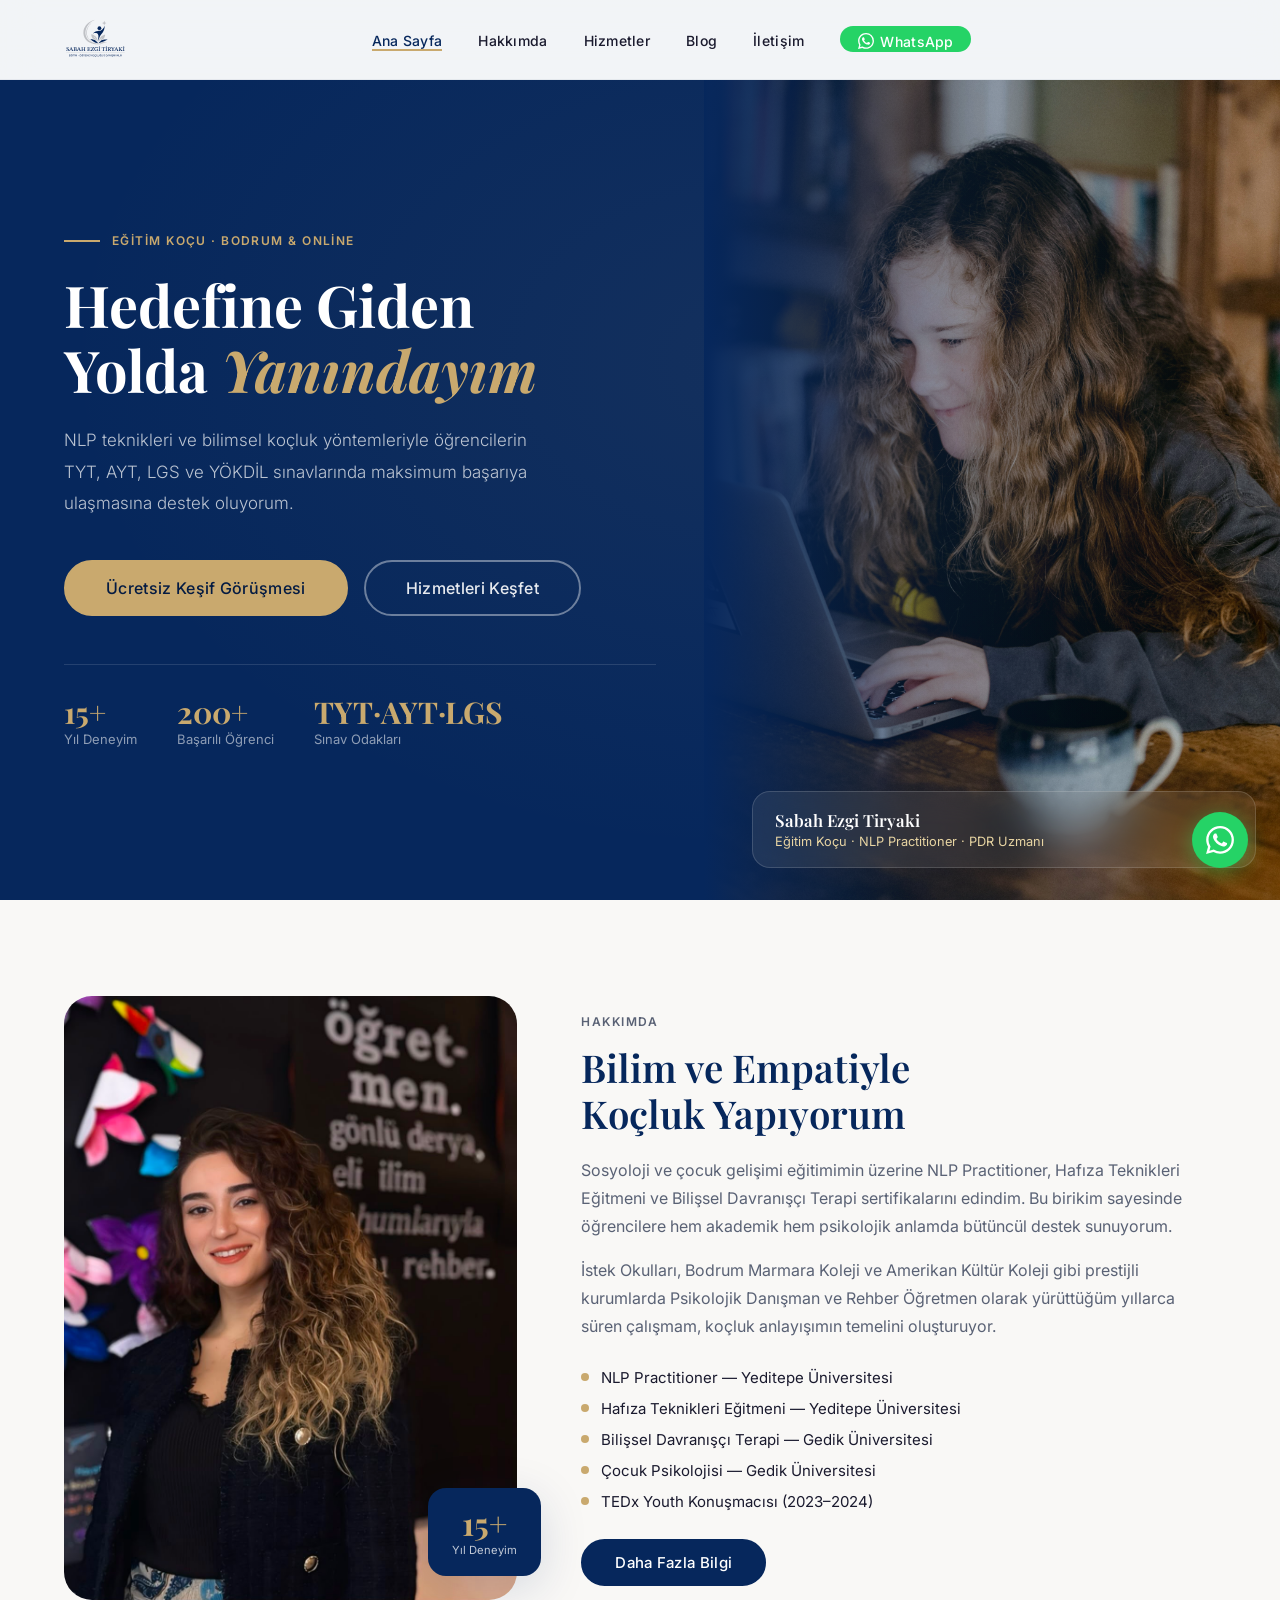
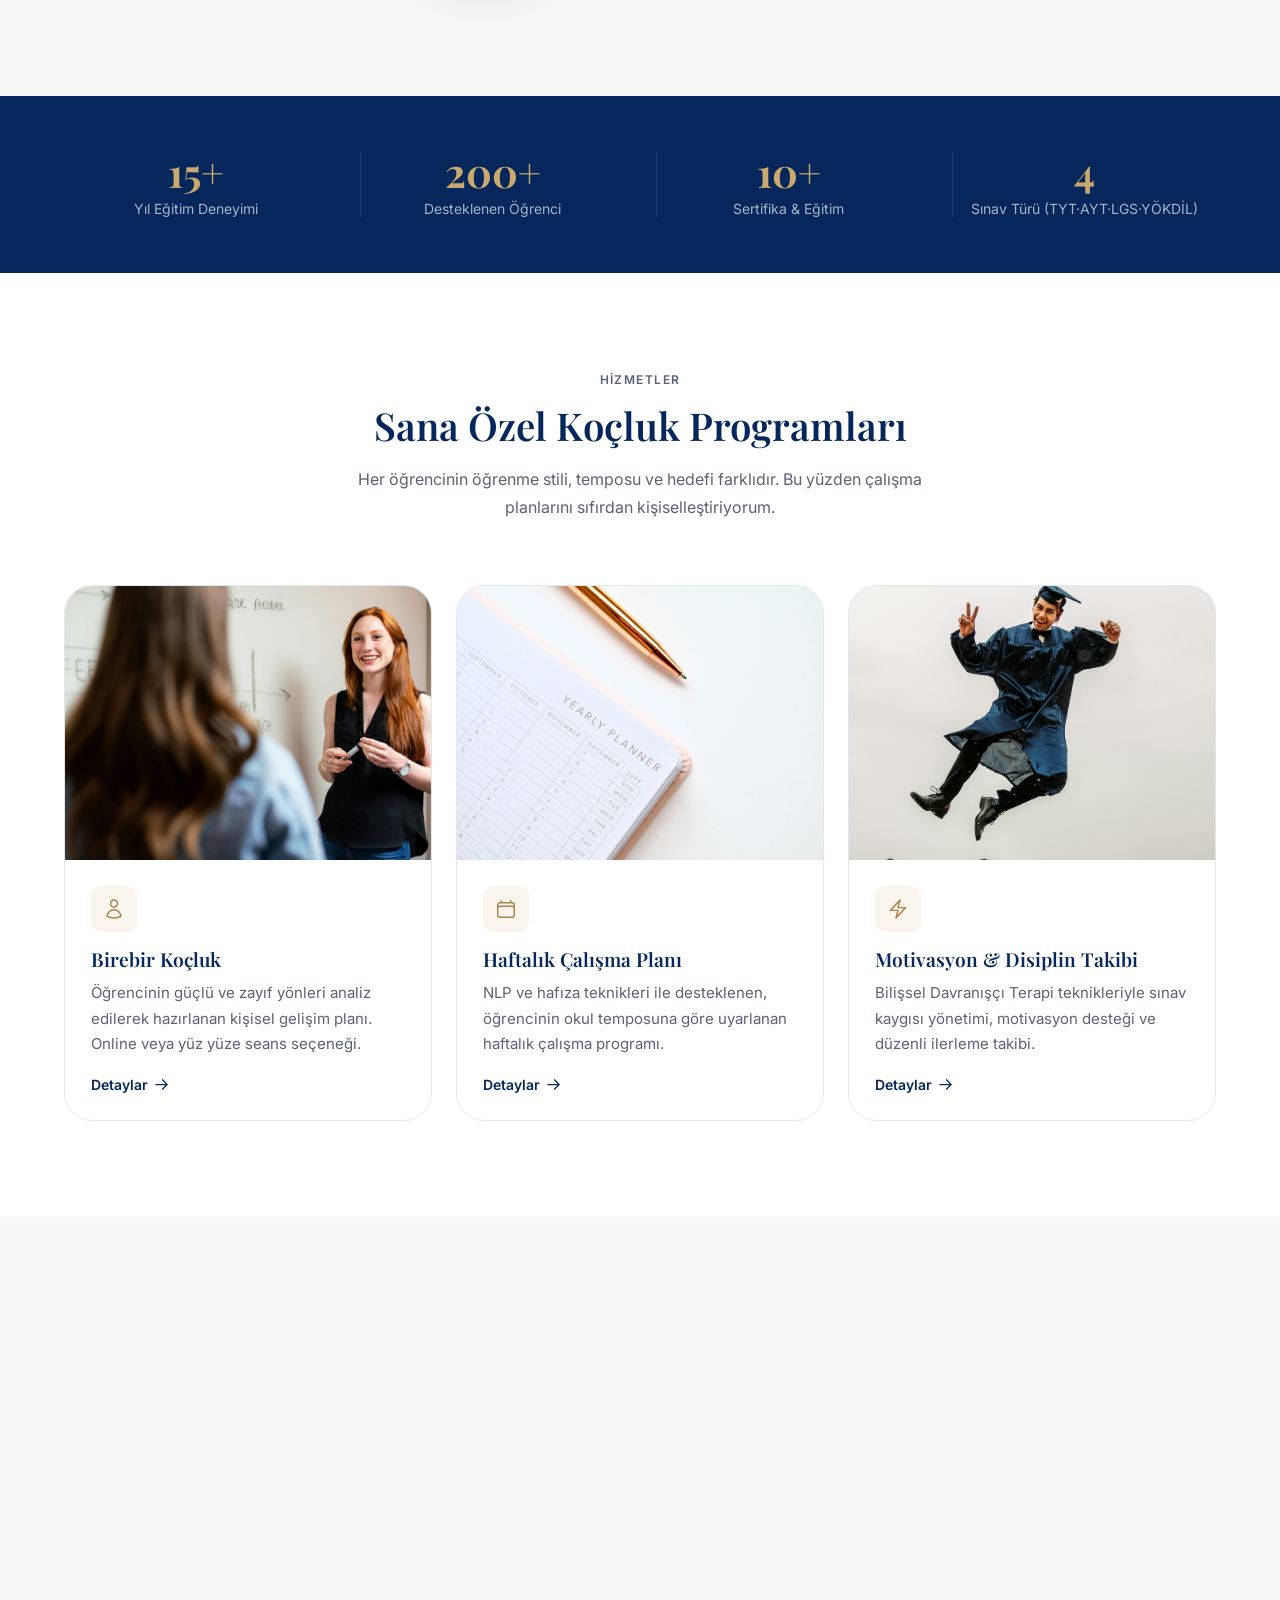
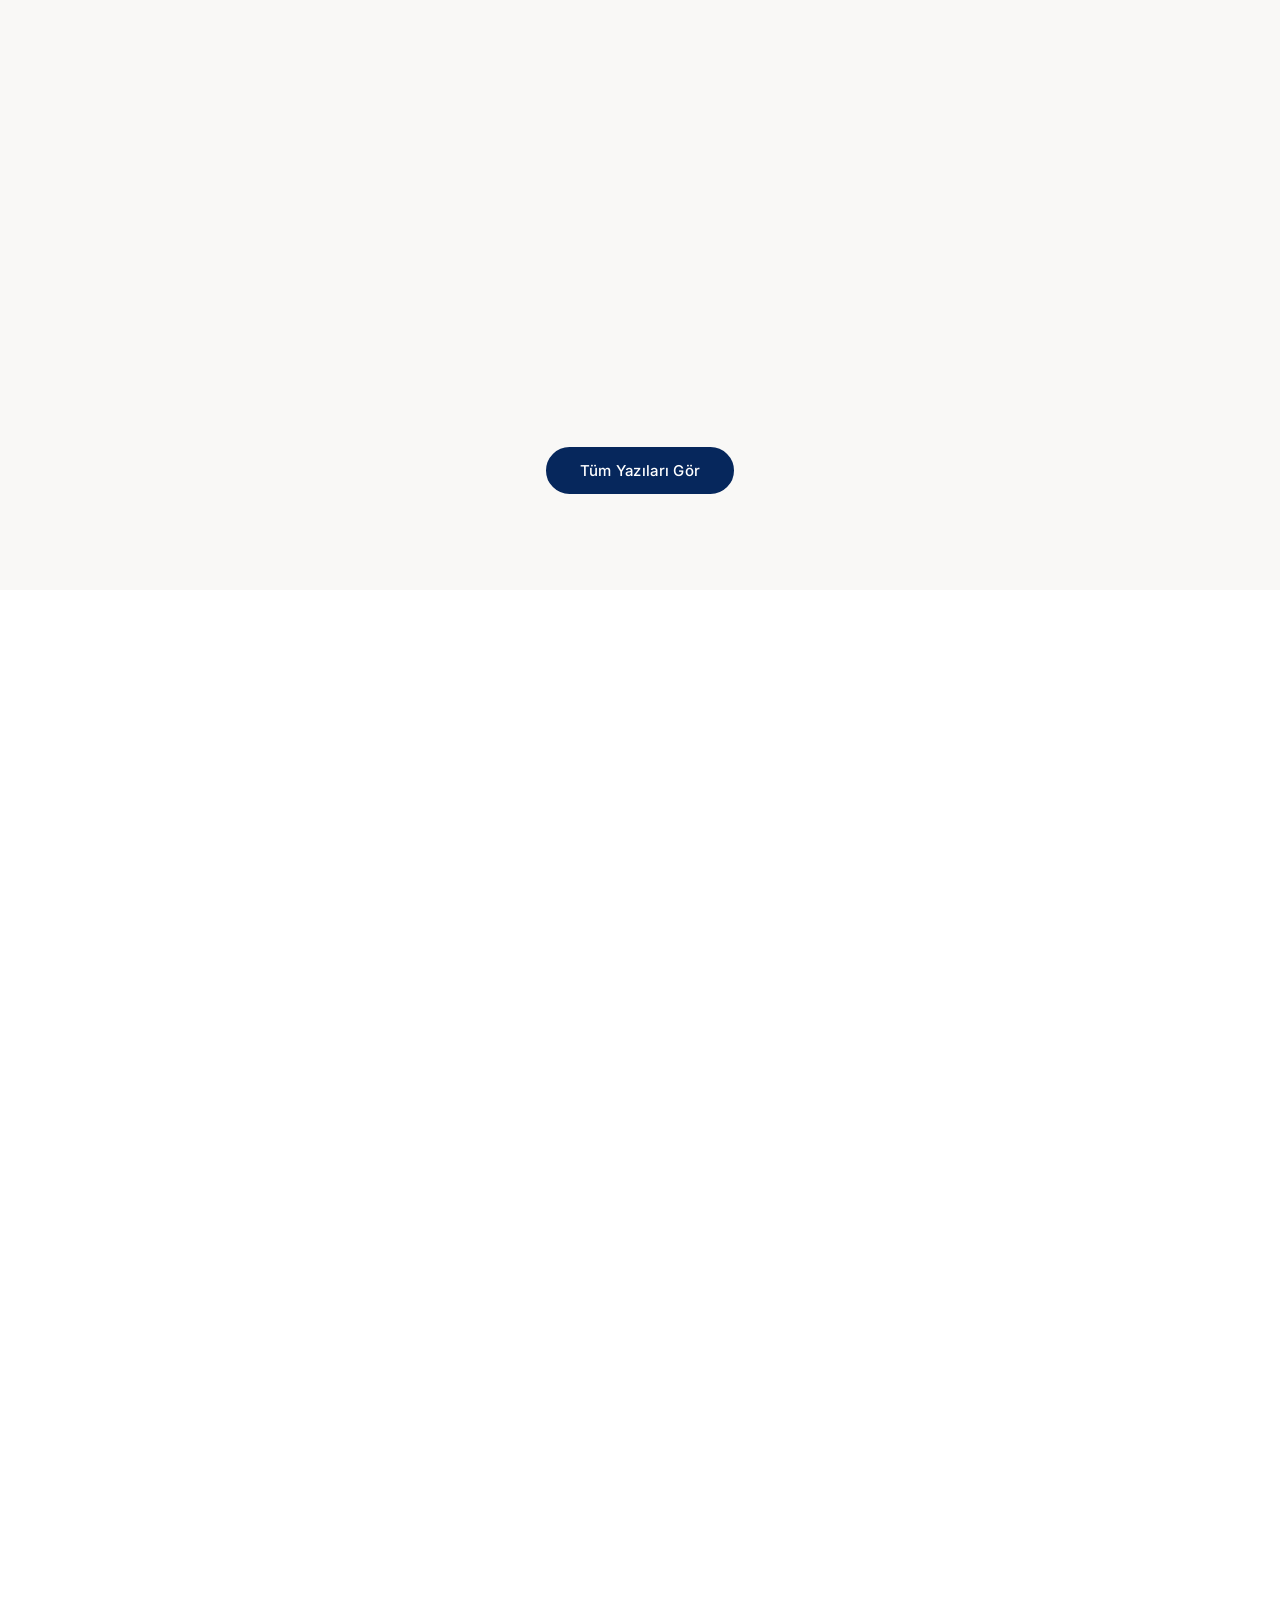
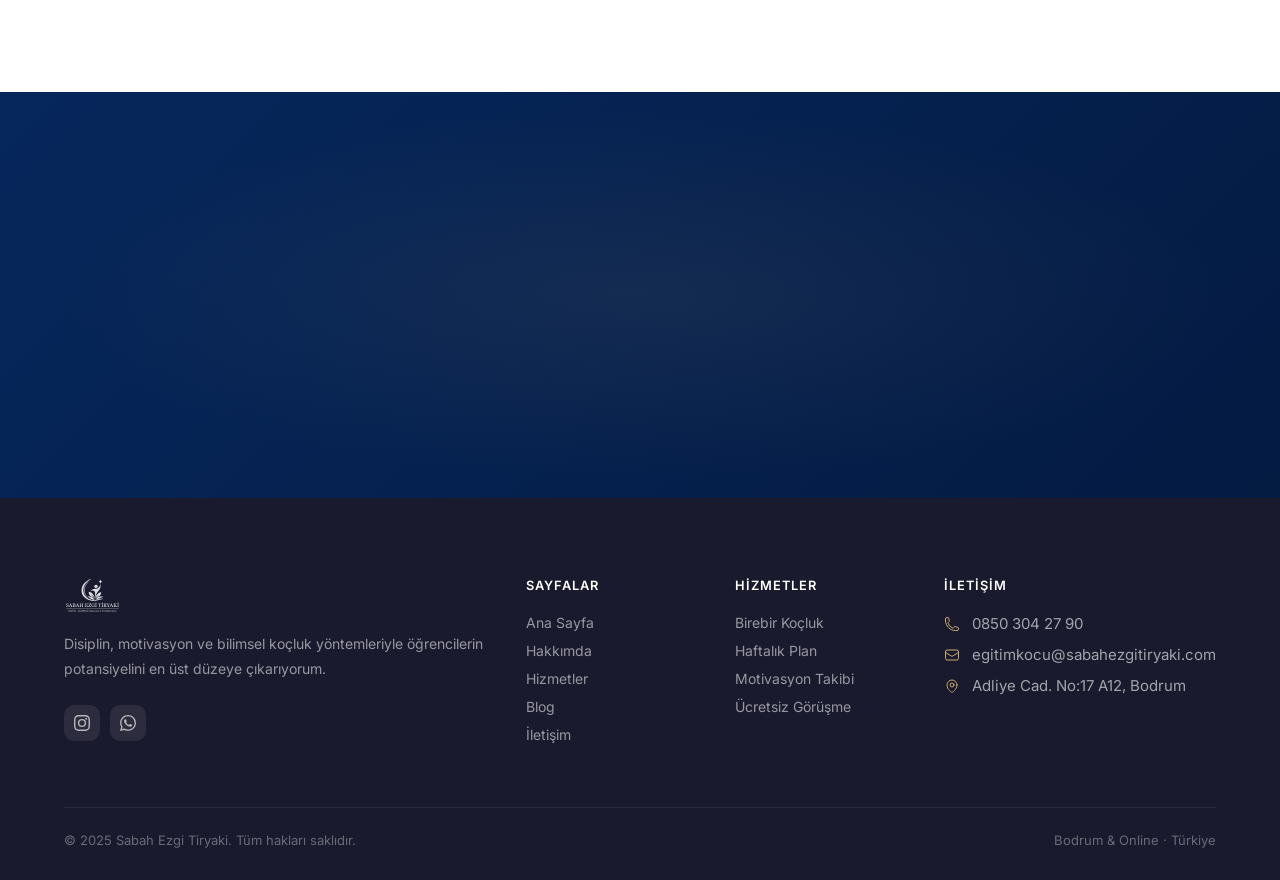
<file: index.html>
<!DOCTYPE html>
<html lang="tr">
<head>
  <meta charset="UTF-8">
  <meta name="viewport" content="width=device-width, initial-scale=1.0">
  <title>Sabah Ezgi Tiryaki — Eğitim Koçu | Bodrum & Online</title>
  <meta name="description" content="NLP destekli birebir eğitim koçluğu. TYT, AYT, LGS ve YÖKDİL sınavlarında başarıya giden yolda Bodrum ve online destek.">
  <meta name="robots" content="index,follow">
  <meta property="og:title" content="Sabah Ezgi Tiryaki — Eğitim Koçu">
  <meta property="og:description" content="NLP destekli birebir eğitim koçluğu. Bodrum & online.">
  <meta property="og:type" content="website">
  <link rel="stylesheet" href="css/style.css">
  <link rel="icon" type="image/svg+xml" href="images/logo.svg">
</head>
<body>

<!-- ═══ NAVBAR ════════════════════════════════════════════ -->
<nav class="nav" role="navigation" aria-label="Ana Navigasyon">
  <div class="wrap">
    <a href="index.html" aria-label="Ana Sayfa">
      <img class="nav-logo" src="images/logo.svg" alt="Sabah Ezgi Tiryaki Logo">
    </a>
    <ul class="nav-links" id="nav-links">
      <li><a href="index.html" class="active">Ana Sayfa</a></li>
      <li><a href="hakkimda.html">Hakkımda</a></li>
      <li><a href="hizmetler.html">Hizmetler</a></li>
      <li><a href="blog.html">Blog</a></li>
      <li><a href="iletisim.html">İletişim</a></li>
      <li>
        <a href="https://wa.me/908503042790" class="nav-wa" target="_blank" rel="noopener">
          <svg xmlns="http://www.w3.org/2000/svg" viewBox="0 0 24 24" fill="currentColor"><path d="M17.472 14.382c-.297-.149-1.758-.867-2.03-.967-.273-.099-.471-.148-.67.15-.197.297-.767.966-.94 1.164-.173.199-.347.223-.644.075-.297-.15-1.255-.463-2.39-1.475-.883-.788-1.48-1.761-1.653-2.059-.173-.297-.018-.458.13-.606.134-.133.298-.347.446-.52.149-.174.198-.298.298-.497.099-.198.05-.371-.025-.52-.075-.149-.669-1.612-.916-2.207-.242-.579-.487-.5-.669-.51-.173-.008-.371-.01-.57-.01-.198 0-.52.074-.792.372-.272.297-1.04 1.016-1.04 2.479 0 1.462 1.065 2.875 1.213 3.074.149.198 2.096 3.2 5.077 4.487.709.306 1.262.489 1.694.625.712.227 1.36.195 1.871.118.571-.085 1.758-.719 2.006-1.413.248-.694.248-1.289.173-1.413-.074-.124-.272-.198-.57-.347m-5.421 7.403h-.004a9.87 9.87 0 01-5.031-1.378l-.361-.214-3.741.982.998-3.648-.235-.374a9.86 9.86 0 01-1.51-5.26c.001-5.45 4.436-9.884 9.888-9.884 2.64 0 5.122 1.03 6.988 2.898a9.825 9.825 0 012.893 6.994c-.003 5.45-4.437 9.884-9.885 9.884m8.413-18.297A11.815 11.815 0 0012.05 0C5.495 0 .16 5.335.157 11.892c0 2.096.547 4.142 1.588 5.945L.057 24l6.305-1.654a11.882 11.882 0 005.683 1.448h.005c6.554 0 11.89-5.335 11.893-11.893a11.821 11.821 0 00-3.48-8.413z"/></svg>
          WhatsApp
        </a>
      </li>
    </ul>
    <div class="nav-cta-wrap">
      <a href="https://wa.me/908503042790" class="nav-wa" target="_blank" rel="noopener" style="display:none">
        <svg xmlns="http://www.w3.org/2000/svg" viewBox="0 0 24 24" fill="currentColor" style="width:16px;height:16px"><path d="M17.472 14.382c-.297-.149-1.758-.867-2.03-.967-.273-.099-.471-.148-.67.15-.197.297-.767.966-.94 1.164-.173.199-.347.223-.644.075-.297-.15-1.255-.463-2.39-1.475-.883-.788-1.48-1.761-1.653-2.059-.173-.297-.018-.458.13-.606.134-.133.298-.347.446-.52.149-.174.198-.298.298-.497.099-.198.05-.371-.025-.52-.075-.149-.669-1.612-.916-2.207-.242-.579-.487-.5-.669-.51-.173-.008-.371-.01-.57-.01-.198 0-.52.074-.792.372-.272.297-1.04 1.016-1.04 2.479 0 1.462 1.065 2.875 1.213 3.074.149.198 2.096 3.2 5.077 4.487.709.306 1.262.489 1.694.625.712.227 1.36.195 1.871.118.571-.085 1.758-.719 2.006-1.413.248-.694.248-1.289.173-1.413-.074-.124-.272-.198-.57-.347m-5.421 7.403h-.004a9.87 9.87 0 01-5.031-1.378l-.361-.214-3.741.982.998-3.648-.235-.374a9.86 9.86 0 01-1.51-5.26c.001-5.45 4.436-9.884 9.888-9.884 2.64 0 5.122 1.03 6.988 2.898a9.825 9.825 0 012.893 6.994c-.003 5.45-4.437 9.884-9.885 9.884m8.413-18.297A11.815 11.815 0 0012.05 0C5.495 0 .16 5.335.157 11.892c0 2.096.547 4.142 1.588 5.945L.057 24l6.305-1.654a11.882 11.882 0 005.683 1.448h.005c6.554 0 11.89-5.335 11.893-11.893a11.821 11.821 0 00-3.48-8.413z"/></svg>
        WhatsApp
      </a>
    </div>
    <button class="nav-toggle" aria-label="Menüyü aç/kapat" aria-expanded="false" aria-controls="nav-links">
      <span></span><span></span><span></span>
    </button>
  </div>
</nav>

<!-- ═══ HERO ══════════════════════════════════════════════ -->
<header class="hero" id="hero">
  <div class="hero-left">
    <div class="hero-eyebrow">
      <span class="label">Eğitim Koçu · Bodrum & Online</span>
    </div>
    <h1 class="hero-h1">
      Hedefine Giden<br>
      Yolda <em>Yanındayım</em>
    </h1>
    <p class="hero-sub">
      NLP teknikleri ve bilimsel koçluk yöntemleriyle öğrencilerin TYT, AYT, LGS ve YÖKDİL sınavlarında maksimum başarıya ulaşmasına destek oluyorum.
    </p>
    <div class="hero-actions">
      <a href="iletisim.html" class="btn btn-gold btn-lg">Ücretsiz Keşif Görüşmesi</a>
      <a href="hizmetler.html" class="btn btn-ghost btn-lg">Hizmetleri Keşfet</a>
    </div>
    <div class="hero-stats">
      <div>
        <div class="hero-stat-n">15+</div>
        <div class="hero-stat-l">Yıl Deneyim</div>
      </div>
      <div>
        <div class="hero-stat-n">200+</div>
        <div class="hero-stat-l">Başarılı Öğrenci</div>
      </div>
      <div>
        <div class="hero-stat-n">TYT·AYT·LGS</div>
        <div class="hero-stat-l">Sınav Odakları</div>
      </div>
    </div>
  </div>
  <div class="hero-right">
    <img class="hero-img" src="images/hero.jpg" alt="Çalışan öğrenci">
    <div class="hero-card">
      <div class="hero-card-name">Sabah Ezgi Tiryaki</div>
      <div class="hero-card-title">Eğitim Koçu · NLP Practitioner · PDR Uzmanı</div>
    </div>
  </div>
</header>

<!-- ═══ ABOUT PREVIEW ══════════════════════════════════════ -->
<section class="section section-bg">
  <div class="wrap">
    <div class="about-grid">
      <div class="about-img-wrap fade">
        <img class="about-img" src="images/profil.jpg" alt="Sabah Ezgi Tiryaki">
        <div class="about-badge">
          <div class="about-badge-n">15+</div>
          <div class="about-badge-l">Yıl Deneyim</div>
        </div>
      </div>
      <div class="about-text fade d1">
        <p class="label">Hakkımda</p>
        <h2>Bilim ve Empatiyle<br>Koçluk Yapıyorum</h2>
        <p>
          Sosyoloji ve çocuk gelişimi eğitimimin üzerine NLP Practitioner, Hafıza Teknikleri Eğitmeni ve Bilişsel Davranışçı Terapi sertifikalarını edindim. Bu birikim sayesinde öğrencilere hem akademik hem psikolojik anlamda bütüncül destek sunuyorum.
        </p>
        <p>
          İstek Okulları, Bodrum Marmara Koleji ve Amerikan Kültür Koleji gibi prestijli kurumlarda Psikolojik Danışman ve Rehber Öğretmen olarak yürüttüğüm yıllarca süren çalışmam, koçluk anlayışımın temelini oluşturuyor.
        </p>
        <div class="creds">
          <div class="cred"><span class="cred-dot"></span>NLP Practitioner — Yeditepe Üniversitesi</div>
          <div class="cred"><span class="cred-dot"></span>Hafıza Teknikleri Eğitmeni — Yeditepe Üniversitesi</div>
          <div class="cred"><span class="cred-dot"></span>Bilişsel Davranışçı Terapi — Gedik Üniversitesi</div>
          <div class="cred"><span class="cred-dot"></span>Çocuk Psikolojisi — Gedik Üniversitesi</div>
          <div class="cred"><span class="cred-dot"></span>TEDx Youth Konuşmacısı (2023–2024)</div>
        </div>
        <a href="hakkimda.html" class="btn btn-navy">Daha Fazla Bilgi</a>
      </div>
    </div>
  </div>
</section>

<!-- ═══ CREDENTIALS STRIP ══════════════════════════════════ -->
<div class="strip">
  <div class="wrap">
    <div class="strip-grid">
      <div class="strip-item fade">
        <div class="strip-n">15+</div>
        <div class="strip-l">Yıl Eğitim Deneyimi</div>
      </div>
      <div class="strip-item fade d1">
        <div class="strip-n">200+</div>
        <div class="strip-l">Desteklenen Öğrenci</div>
      </div>
      <div class="strip-item fade d2">
        <div class="strip-n">10+</div>
        <div class="strip-l">Sertifika & Eğitim</div>
      </div>
      <div class="strip-item fade d3">
        <div class="strip-n">4</div>
        <div class="strip-l">Sınav Türü (TYT·AYT·LGS·YÖKDİL)</div>
      </div>
    </div>
  </div>
</div>

<!-- ═══ SERVICES ════════════════════════════════════════════ -->
<section class="section">
  <div class="wrap">
    <div class="sec-head fade">
      <p class="label">Hizmetler</p>
      <h2>Sana Özel Koçluk Programları</h2>
      <p>Her öğrencinin öğrenme stili, temposu ve hedefi farklıdır. Bu yüzden çalışma planlarını sıfırdan kişiselleştiriyorum.</p>
    </div>
    <div class="srv-cards">
      <div class="srv-card fade">
        <img src="images/kocluk.jpg" alt="Birebir koçluk seansı">
        <div class="srv-body">
          <div class="srv-icon">
            <svg xmlns="http://www.w3.org/2000/svg" fill="none" viewBox="0 0 24 24" stroke="currentColor" stroke-width="1.6">
              <path stroke-linecap="round" stroke-linejoin="round" d="M15.75 6a3.75 3.75 0 11-7.5 0 3.75 3.75 0 017.5 0zM4.501 20.118a7.5 7.5 0 0114.998 0A17.933 17.933 0 0112 21.75c-2.676 0-5.216-.584-7.499-1.632z"/>
            </svg>
          </div>
          <h3>Birebir Koçluk</h3>
          <p>Öğrencinin güçlü ve zayıf yönleri analiz edilerek hazırlanan kişisel gelişim planı. Online veya yüz yüze seans seçeneği.</p>
          <a href="hizmetler.html#birebir" class="srv-link">
            Detaylar
            <svg xmlns="http://www.w3.org/2000/svg" fill="none" viewBox="0 0 24 24" stroke="currentColor" stroke-width="2"><path stroke-linecap="round" stroke-linejoin="round" d="M13.5 4.5L21 12m0 0l-7.5 7.5M21 12H3"/></svg>
          </a>
        </div>
      </div>
      <div class="srv-card fade d1">
        <img src="images/planlama.jpg" alt="Haftalık çalışma planı">
        <div class="srv-body">
          <div class="srv-icon">
            <svg xmlns="http://www.w3.org/2000/svg" fill="none" viewBox="0 0 24 24" stroke="currentColor" stroke-width="1.6">
              <path stroke-linecap="round" stroke-linejoin="round" d="M6.75 3v2.25M17.25 3v2.25M3 18.75V7.5a2.25 2.25 0 012.25-2.25h13.5A2.25 2.25 0 0121 7.5v11.25m-18 0A2.25 2.25 0 005.25 21h13.5A2.25 2.25 0 0021 18.75m-18 0v-7.5A2.25 2.25 0 015.25 9h13.5A2.25 2.25 0 0121 11.25v7.5"/>
            </svg>
          </div>
          <h3>Haftalık Çalışma Planı</h3>
          <p>NLP ve hafıza teknikleri ile desteklenen, öğrencinin okul temposuna göre uyarlanan haftalık çalışma programı.</p>
          <a href="hizmetler.html#planlama" class="srv-link">
            Detaylar
            <svg xmlns="http://www.w3.org/2000/svg" fill="none" viewBox="0 0 24 24" stroke="currentColor" stroke-width="2"><path stroke-linecap="round" stroke-linejoin="round" d="M13.5 4.5L21 12m0 0l-7.5 7.5M21 12H3"/></svg>
          </a>
        </div>
      </div>
      <div class="srv-card fade d2">
        <img src="images/motivasyon.jpg" alt="Başarı ve motivasyon">
        <div class="srv-body">
          <div class="srv-icon">
            <svg xmlns="http://www.w3.org/2000/svg" fill="none" viewBox="0 0 24 24" stroke="currentColor" stroke-width="1.6">
              <path stroke-linecap="round" stroke-linejoin="round" d="M3.75 13.5l10.5-11.25L12 10.5h8.25L9.75 21.75 12 13.5H3.75z"/>
            </svg>
          </div>
          <h3>Motivasyon & Disiplin Takibi</h3>
          <p>Bilişsel Davranışçı Terapi teknikleriyle sınav kaygısı yönetimi, motivasyon desteği ve düzenli ilerleme takibi.</p>
          <a href="hizmetler.html#motivasyon" class="srv-link">
            Detaylar
            <svg xmlns="http://www.w3.org/2000/svg" fill="none" viewBox="0 0 24 24" stroke="currentColor" stroke-width="2"><path stroke-linecap="round" stroke-linejoin="round" d="M13.5 4.5L21 12m0 0l-7.5 7.5M21 12H3"/></svg>
          </a>
        </div>
      </div>
    </div>
  </div>
</section>

<!-- ═══ BLOG PREVIEW ════════════════════════════════════════ -->
<section class="section section-bg">
  <div class="wrap">
    <div class="sec-head fade">
      <p class="label">Blog</p>
      <h2>Öğrenmeye Dair Her Şey</h2>
      <p>Çalışma tüyoları, sınav stratejileri ve motivasyon üzerine yazılar. Ücretsiz, faydalı, uygulanabilir.</p>
    </div>
    <div class="blog-cards" id="blog-cards-dynamic">
      <div class="blog-card fade" onclick="location.href='blog.html'" style="cursor:pointer">
        <img src="images/online.jpg" alt="Online öğrenme">
        <div class="blog-body">
          <span class="blog-cat">Çalışma Teknikleri</span>
          <h3>Pomodoro Tekniği ile Verimliliği İkiye Katlayın</h3>
          <p>Zamanı küçük bloklara bölerek odaklanma sürenizi artırmanın kanıtlanmış yöntemi.</p>
          <div class="blog-meta">
            <span>Sabah Ezgi Tiryaki</span>
            <span class="blog-meta-dot"></span>
            <span>5 dk okuma</span>
          </div>
        </div>
      </div>
      <div class="blog-card fade d1" onclick="location.href='blog.html'" style="cursor:pointer">
        <img src="images/planlama.jpg" alt="Planlama">
        <div class="blog-body">
          <span class="blog-cat">Sınav Stratejisi</span>
          <h3>TYT'ye 3 Ay Kala: Haftalık Plan Nasıl Yapılır?</h3>
          <p>Son 3 ayı verimli geçirmenin sırrı doğru planlama ve düzenli takipte saklı.</p>
          <div class="blog-meta">
            <span>Sabah Ezgi Tiryaki</span>
            <span class="blog-meta-dot"></span>
            <span>7 dk okuma</span>
          </div>
        </div>
      </div>
      <div class="blog-card fade d2" onclick="location.href='blog.html'" style="cursor:pointer">
        <img src="images/blog-kapak.jpg" alt="Motivasyon">
        <div class="blog-body">
          <span class="blog-cat">Motivasyon</span>
          <h3>Sınav Kaygısıyla Baş Etmenin 5 Etkili Yolu</h3>
          <p>BDT tekniklerinden yola çıkarak hazırladığım, gerçekten işe yarayan yöntemler.</p>
          <div class="blog-meta">
            <span>Sabah Ezgi Tiryaki</span>
            <span class="blog-meta-dot"></span>
            <span>6 dk okuma</span>
          </div>
        </div>
      </div>
    </div>
    <div style="text-align:center;margin-top:2.5rem">
      <a href="blog.html" class="btn btn-navy">Tüm Yazıları Gör</a>
    </div>
  </div>
</section>

<!-- ═══ REFERANSLAR ═══════════════════════════════════════ -->
<section class="section">
  <div class="wrap">
    <div class="sec-head fade">
      <p class="label">Başarı Hikayeleri</p>
      <h2>Öğrencilerimden Seçmeler</h2>
      <p>Koçluk yaptığım öğrencilerin bir kısmının başarı yolculuğu.</p>
    </div>
    <div class="ref-grid">
      <div class="ref-card fade">
        <div class="ref-uni">Boğaziçi Üniversitesi</div>
        <h4>Ceren Demirtaş</h4>
        <p class="ref-detail">İstanbul Boğaziçi Üniversitesi İşletme Bölümü'ne yerleştirildi.</p>
        <span class="ref-badge">2 Yıl Koçluk · 11. Sınıftan</span>
      </div>
      <div class="ref-card fade d1">
        <div class="ref-uni">Boğaziçi → Almanya</div>
        <h4>Yiğit Sevim</h4>
        <p class="ref-detail">Boğaziçi İşletme'ye yerleşti, ardından Almanya'da aynı bölüme geçiş yaptı.</p>
        <span class="ref-badge">12. Sınıf Koçluğu</span>
      </div>
      <div class="ref-card fade d2">
        <div class="ref-uni">Ege Üniversitesi Tıp</div>
        <h4>Mert Aydın</h4>
        <p class="ref-detail">İzmir Ege Üniversitesi Tıp Fakültesi'ne yerleştirildi.</p>
        <span class="ref-badge">3 Yıl Koçluk · 10. Sınıftan</span>
      </div>
      <div class="ref-card fade">
        <div class="ref-uni">DEÜ → Amerika</div>
        <h4>Onur Erdem</h4>
        <p class="ref-detail">Dokuz Eylül Üniversitesi Bilgisayar Mühendisliği'ne, ardından Amerika'da aynı bölüme geçiş yaptı.</p>
        <span class="ref-badge">12. Sınıf Danışmanlığı</span>
      </div>
      <div class="ref-card fade d1">
        <div class="ref-uni">Ankara Üniversitesi Hukuk</div>
        <h4>Arda Karahan</h4>
        <p class="ref-detail">Ankara Üniversitesi Hukuk Bölümü'ne yerleştirildi.</p>
        <span class="ref-badge">3 Yıl Koçluk · 10. Sınıftan</span>
      </div>
      <div class="ref-card fade d2">
        <div class="ref-uni">Mimar Sinan GSF</div>
        <h4>Ece Karahan</h4>
        <p class="ref-detail">Mimar Sinan Üniversitesi Güzel Sanatlar Fakültesi'ne yerleştirildi.</p>
        <span class="ref-badge">12. Sınıf Koçluğu</span>
      </div>
      <div class="ref-card fade">
        <div class="ref-uni">Yıldız Teknik Üniversitesi</div>
        <h4>Kaan Aksoy</h4>
        <p class="ref-detail">Yıldız Teknik Üniversitesi Makine Mühendisliği'ne yerleştirildi.</p>
        <span class="ref-badge">2 Yıl Koçluk · 11. Sınıftan</span>
      </div>
      <div class="ref-card fade d1">
        <div class="ref-uni">Hatay MKÜ · Endüstri Müh.</div>
        <h4>Esra Nur Taşdemir</h4>
        <p class="ref-detail">Mezun öğrenci olarak YKS koçluğu yapıldı, Endüstri Mühendisliği'ne yerleştirildi.</p>
        <span class="ref-badge">YKS Koçluğu</span>
      </div>
      <div class="ref-card fade d2">
        <div class="ref-uni">Yeditepe · %50 Burslu</div>
        <h4>Başak Altunlu</h4>
        <p class="ref-detail">İstanbul Yeditepe Üniversitesi'ne %50 burslu yerleştirildi.</p>
        <span class="ref-badge">YKS Koçluğu</span>
      </div>
    </div>
    <!-- Diğer öğrenciler -->
    <div class="ref-more fade">
      <span class="ref-tag">Semiha Özcan · GAÜ Endüstri Müh.</span>
      <span class="ref-tag">Yağmur Talyak · Nitelikli Anadolu 1.'liği</span>
      <span class="ref-tag">Duru Aydın · Bahçeşehir Gastronomi Burslu</span>
      <span class="ref-tag">Burak Yalçın · Türk-Alman Üniv. Elektrik</span>
      <span class="ref-tag">Esma Hafif · Maltepe %50 Burslu</span>
      <span class="ref-tag">Cemre Korkut · Bilgi Üniv. %50 Burslu</span>
      <span class="ref-tag">Hacer Sümer · Tınaztepe Ebelik Burslu</span>
      <span class="ref-tag">Damla Korkmaz · ÇOMÜ Uluslararası İlişkiler</span>
      <span class="ref-tag">Arda Aydemir · Uludağ Makine Müh.</span>
      <span class="ref-tag">+ Tercih Danışmanlığı: 10+ öğrenci</span>
    </div>
  </div>
</section>

<!-- ═══ CTA BANNER ══════════════════════════════════════════ -->
<section class="cta-banner">
  <div class="wrap fade">
    <h2>Ücretsiz Keşif Görüşmesi ile Başlayın</h2>
    <p>30 dakikalık görüşmede hedeflerinizi konuşalım, size özel bir yol haritası çizelim. Taahhüt yok, baskı yok.</p>
    <div class="btn-row">
      <a href="iletisim.html" class="btn btn-gold btn-lg">Randevu Alın</a>
      <a href="https://wa.me/908503042790" class="btn btn-ghost btn-lg" target="_blank" rel="noopener">
        <svg xmlns="http://www.w3.org/2000/svg" viewBox="0 0 24 24" fill="currentColor" style="width:18px;height:18px"><path d="M17.472 14.382c-.297-.149-1.758-.867-2.03-.967-.273-.099-.471-.148-.67.15-.197.297-.767.966-.94 1.164-.173.199-.347.223-.644.075-.297-.15-1.255-.463-2.39-1.475-.883-.788-1.48-1.761-1.653-2.059-.173-.297-.018-.458.13-.606.134-.133.298-.347.446-.52.149-.174.198-.298.298-.497.099-.198.05-.371-.025-.52-.075-.149-.669-1.612-.916-2.207-.242-.579-.487-.5-.669-.51-.173-.008-.371-.01-.57-.01-.198 0-.52.074-.792.372-.272.297-1.04 1.016-1.04 2.479 0 1.462 1.065 2.875 1.213 3.074.149.198 2.096 3.2 5.077 4.487.709.306 1.262.489 1.694.625.712.227 1.36.195 1.871.118.571-.085 1.758-.719 2.006-1.413.248-.694.248-1.289.173-1.413-.074-.124-.272-.198-.57-.347m-5.421 7.403h-.004a9.87 9.87 0 01-5.031-1.378l-.361-.214-3.741.982.998-3.648-.235-.374a9.86 9.86 0 01-1.51-5.26c.001-5.45 4.436-9.884 9.888-9.884 2.64 0 5.122 1.03 6.988 2.898a9.825 9.825 0 012.893 6.994c-.003 5.45-4.437 9.884-9.885 9.884m8.413-18.297A11.815 11.815 0 0012.05 0C5.495 0 .16 5.335.157 11.892c0 2.096.547 4.142 1.588 5.945L.057 24l6.305-1.654a11.882 11.882 0 005.683 1.448h.005c6.554 0 11.89-5.335 11.893-11.893a11.821 11.821 0 00-3.48-8.413z"/></svg>
        WhatsApp'tan Yazın
      </a>
    </div>
  </div>
</section>

<!-- ═══ FOOTER ══════════════════════════════════════════════ -->
<footer class="footer">
  <div class="wrap">
    <div class="footer-grid">
      <div class="footer-brand">
        <img class="footer-logo" src="images/logo.svg" alt="Sabah Ezgi Tiryaki">
        <p>Disiplin, motivasyon ve bilimsel koçluk yöntemleriyle öğrencilerin potansiyelini en üst düzeye çıkarıyorum.</p>
        <div class="socials">
          <a href="https://www.instagram.com/egitimkocusabahezgitiryaki" class="social-a" aria-label="Instagram" target="_blank" rel="noopener">
            <svg xmlns="http://www.w3.org/2000/svg" viewBox="0 0 24 24" fill="currentColor"><path d="M12 2.163c3.204 0 3.584.012 4.85.07 3.252.148 4.771 1.691 4.919 4.919.058 1.265.069 1.645.069 4.849 0 3.205-.012 3.584-.069 4.849-.149 3.225-1.664 4.771-4.919 4.919-1.266.058-1.644.07-4.85.07-3.204 0-3.584-.012-4.849-.07-3.26-.149-4.771-1.699-4.919-4.92-.058-1.265-.07-1.644-.07-4.849 0-3.204.013-3.583.07-4.849.149-3.227 1.664-4.771 4.919-4.919 1.266-.057 1.645-.069 4.849-.069zM12 0C8.741 0 8.333.014 7.053.072 2.695.272.273 2.69.073 7.052.014 8.333 0 8.741 0 12c0 3.259.014 3.668.072 4.948.2 4.358 2.618 6.78 6.98 6.98C8.333 23.986 8.741 24 12 24c3.259 0 3.668-.014 4.948-.072 4.354-.2 6.782-2.618 6.979-6.98.059-1.28.073-1.689.073-4.948 0-3.259-.014-3.667-.072-4.947-.196-4.354-2.617-6.78-6.979-6.98C15.668.014 15.259 0 12 0zm0 5.838a6.162 6.162 0 100 12.324 6.162 6.162 0 000-12.324zM12 16a4 4 0 110-8 4 4 0 010 8zm6.406-11.845a1.44 1.44 0 100 2.881 1.44 1.44 0 000-2.881z"/></svg>
          </a>
          <a href="https://wa.me/908503042790" class="social-a" aria-label="WhatsApp" target="_blank" rel="noopener">
            <svg xmlns="http://www.w3.org/2000/svg" viewBox="0 0 24 24" fill="currentColor"><path d="M17.472 14.382c-.297-.149-1.758-.867-2.03-.967-.273-.099-.471-.148-.67.15-.197.297-.767.966-.94 1.164-.173.199-.347.223-.644.075-.297-.15-1.255-.463-2.39-1.475-.883-.788-1.48-1.761-1.653-2.059-.173-.297-.018-.458.13-.606.134-.133.298-.347.446-.52.149-.174.198-.298.298-.497.099-.198.05-.371-.025-.52-.075-.149-.669-1.612-.916-2.207-.242-.579-.487-.5-.669-.51-.173-.008-.371-.01-.57-.01-.198 0-.52.074-.792.372-.272.297-1.04 1.016-1.04 2.479 0 1.462 1.065 2.875 1.213 3.074.149.198 2.096 3.2 5.077 4.487.709.306 1.262.489 1.694.625.712.227 1.36.195 1.871.118.571-.085 1.758-.719 2.006-1.413.248-.694.248-1.289.173-1.413-.074-.124-.272-.198-.57-.347m-5.421 7.403h-.004a9.87 9.87 0 01-5.031-1.378l-.361-.214-3.741.982.998-3.648-.235-.374a9.86 9.86 0 01-1.51-5.26c.001-5.45 4.436-9.884 9.888-9.884 2.64 0 5.122 1.03 6.988 2.898a9.825 9.825 0 012.893 6.994c-.003 5.45-4.437 9.884-9.885 9.884m8.413-18.297A11.815 11.815 0 0012.05 0C5.495 0 .16 5.335.157 11.892c0 2.096.547 4.142 1.588 5.945L.057 24l6.305-1.654a11.882 11.882 0 005.683 1.448h.005c6.554 0 11.89-5.335 11.893-11.893a11.821 11.821 0 00-3.48-8.413z"/></svg>
          </a>
        </div>
      </div>
      <div class="footer-col">
        <h5>Sayfalar</h5>
        <nav class="f-links">
          <a href="index.html">Ana Sayfa</a>
          <a href="hakkimda.html">Hakkımda</a>
          <a href="hizmetler.html">Hizmetler</a>
          <a href="blog.html">Blog</a>
          <a href="iletisim.html">İletişim</a>
        </nav>
      </div>
      <div class="footer-col">
        <h5>Hizmetler</h5>
        <nav class="f-links">
          <a href="hizmetler.html#birebir">Birebir Koçluk</a>
          <a href="hizmetler.html#planlama">Haftalık Plan</a>
          <a href="hizmetler.html#motivasyon">Motivasyon Takibi</a>
          <a href="iletisim.html">Ücretsiz Görüşme</a>
        </nav>
      </div>
      <div class="footer-col">
        <h5>İletişim</h5>
        <div class="f-contact-item">
          <svg xmlns="http://www.w3.org/2000/svg" fill="none" viewBox="0 0 24 24" stroke="currentColor" stroke-width="1.5"><path stroke-linecap="round" stroke-linejoin="round" d="M2.25 6.75c0 8.284 6.716 15 15 15h2.25a2.25 2.25 0 002.25-2.25v-1.372c0-.516-.351-.966-.852-1.091l-4.423-1.106c-.44-.11-.902.055-1.173.417l-.97 1.293c-.282.376-.769.542-1.21.38a12.035 12.035 0 01-7.143-7.143c-.162-.441.004-.928.38-1.21l1.293-.97c.363-.271.527-.734.417-1.173L6.963 3.102a1.125 1.125 0 00-1.091-.852H4.5A2.25 2.25 0 002.25 4.5v2.25z"/></svg>
          <span class="ci-val">0850 304 27 90</span>
        </div>
        <div class="f-contact-item">
          <svg xmlns="http://www.w3.org/2000/svg" fill="none" viewBox="0 0 24 24" stroke="currentColor" stroke-width="1.5"><path stroke-linecap="round" stroke-linejoin="round" d="M21.75 6.75v10.5a2.25 2.25 0 01-2.25 2.25h-15a2.25 2.25 0 01-2.25-2.25V6.75m19.5 0A2.25 2.25 0 0019.5 4.5h-15a2.25 2.25 0 00-2.25 2.25m19.5 0v.243a2.25 2.25 0 01-1.07 1.916l-7.5 4.615a2.25 2.25 0 01-2.36 0L3.32 8.91a2.25 2.25 0 01-1.07-1.916V6.75"/></svg>
          <span class="ci-val">egitimkocu@sabahezgitiryaki.com</span>
        </div>
        <div class="f-contact-item">
          <svg xmlns="http://www.w3.org/2000/svg" fill="none" viewBox="0 0 24 24" stroke="currentColor" stroke-width="1.5"><path stroke-linecap="round" stroke-linejoin="round" d="M15 10.5a3 3 0 11-6 0 3 3 0 016 0z"/><path stroke-linecap="round" stroke-linejoin="round" d="M19.5 10.5c0 7.142-7.5 11.25-7.5 11.25S4.5 17.642 4.5 10.5a7.5 7.5 0 0115 0z"/></svg>
          <span class="ci-val">Adliye Cad. No:17 A12, Bodrum</span>
        </div>
      </div>
    </div>
    <div class="footer-bottom">
      <span>© 2025 Sabah Ezgi Tiryaki. Tüm hakları saklıdır.</span>
      <span>Bodrum & Online · Türkiye</span>
    </div>
  </div>
</footer>

<!-- ═══ WHATSAPP FLOAT ══════════════════════════════════════ -->
<a href="https://wa.me/908503042790" class="wa-float" target="_blank" rel="noopener" aria-label="WhatsApp ile iletişime geç">
  <svg xmlns="http://www.w3.org/2000/svg" viewBox="0 0 24 24" fill="currentColor"><path d="M17.472 14.382c-.297-.149-1.758-.867-2.03-.967-.273-.099-.471-.148-.67.15-.197.297-.767.966-.94 1.164-.173.199-.347.223-.644.075-.297-.15-1.255-.463-2.39-1.475-.883-.788-1.48-1.761-1.653-2.059-.173-.297-.018-.458.13-.606.134-.133.298-.347.446-.52.149-.174.198-.298.298-.497.099-.198.05-.371-.025-.52-.075-.149-.669-1.612-.916-2.207-.242-.579-.487-.5-.669-.51-.173-.008-.371-.01-.57-.01-.198 0-.52.074-.792.372-.272.297-1.04 1.016-1.04 2.479 0 1.462 1.065 2.875 1.213 3.074.149.198 2.096 3.2 5.077 4.487.709.306 1.262.489 1.694.625.712.227 1.36.195 1.871.118.571-.085 1.758-.719 2.006-1.413.248-.694.248-1.289.173-1.413-.074-.124-.272-.198-.57-.347m-5.421 7.403h-.004a9.87 9.87 0 01-5.031-1.378l-.361-.214-3.741.982.998-3.648-.235-.374a9.86 9.86 0 01-1.51-5.26c.001-5.45 4.436-9.884 9.888-9.884 2.64 0 5.122 1.03 6.988 2.898a9.825 9.825 0 012.893 6.994c-.003 5.45-4.437 9.884-9.885 9.884m8.413-18.297A11.815 11.815 0 0012.05 0C5.495 0 .16 5.335.157 11.892c0 2.096.547 4.142 1.588 5.945L.057 24l6.305-1.654a11.882 11.882 0 005.683 1.448h.005c6.554 0 11.89-5.335 11.893-11.893a11.821 11.821 0 00-3.48-8.413z"/></svg>
</a>

<script src="js/main.js"></script>
<script src="js/dynamic.js"></script>
</body>
</html>
</file>
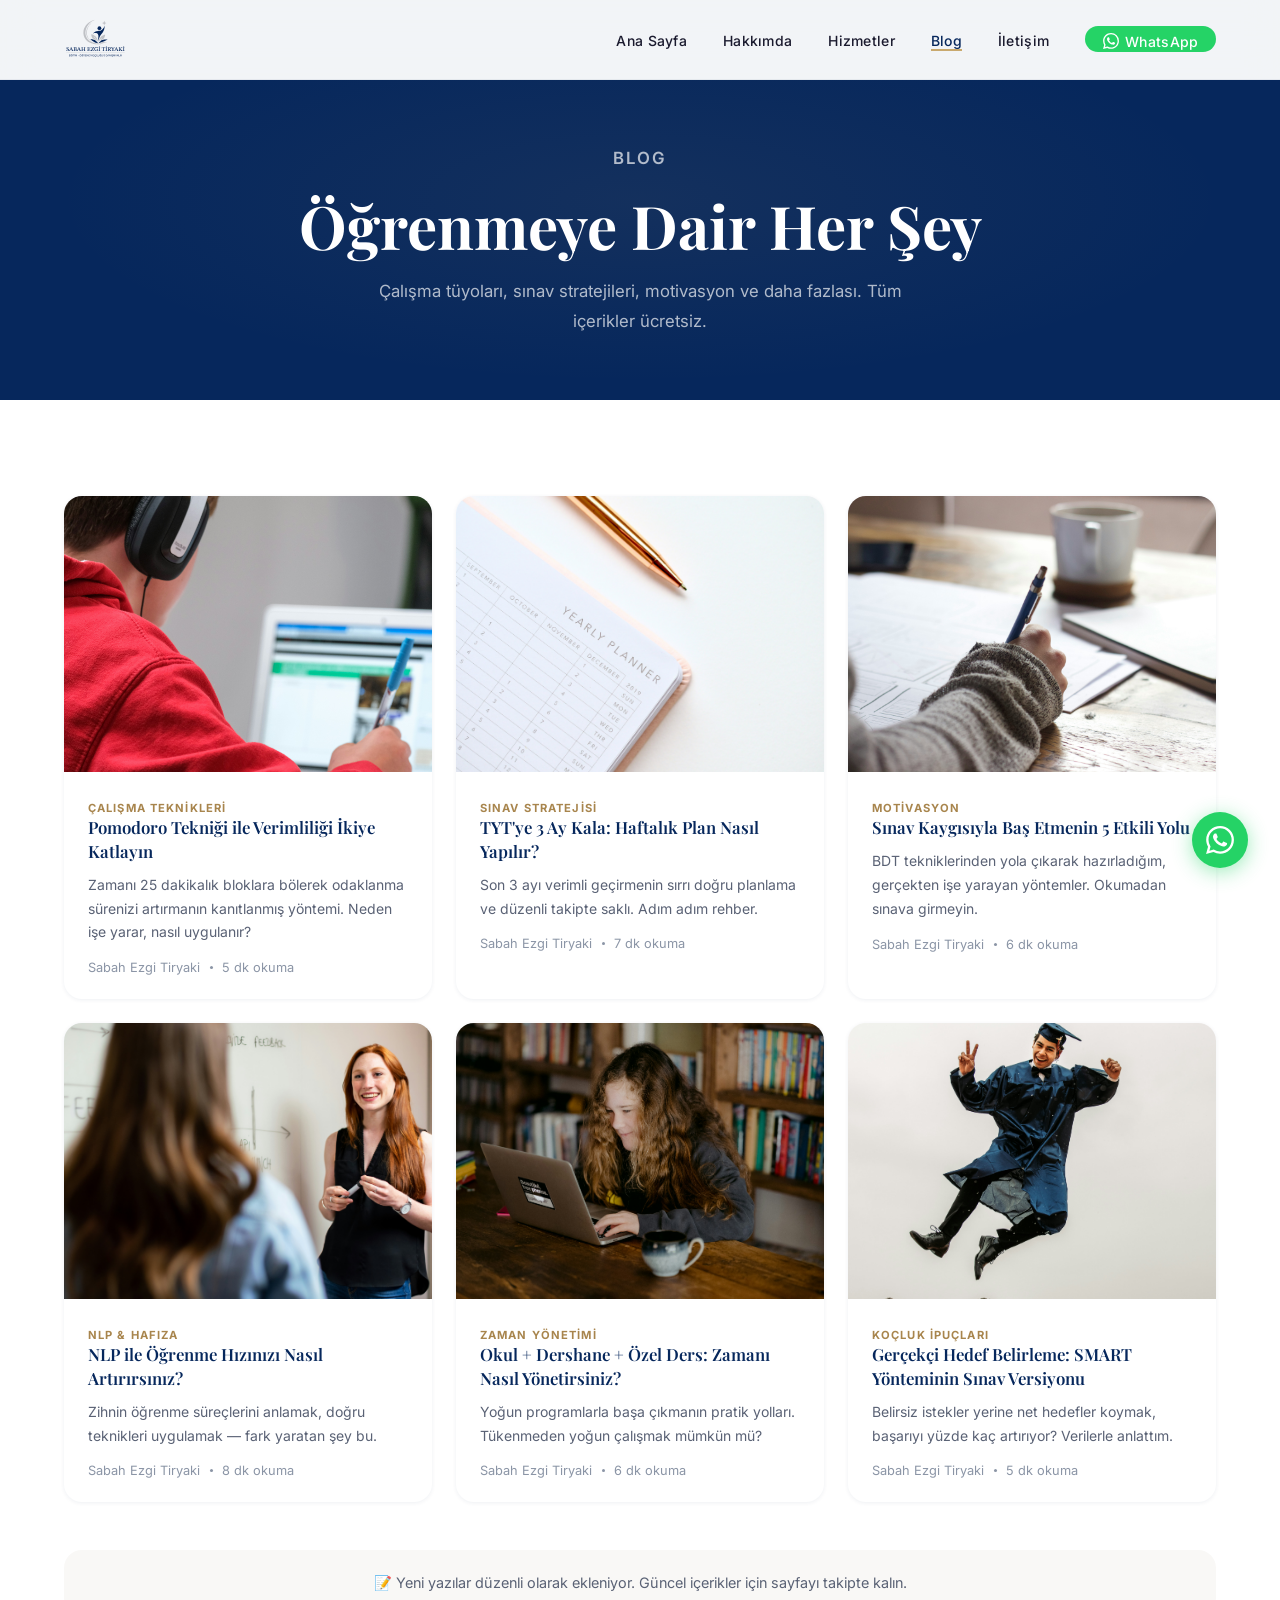
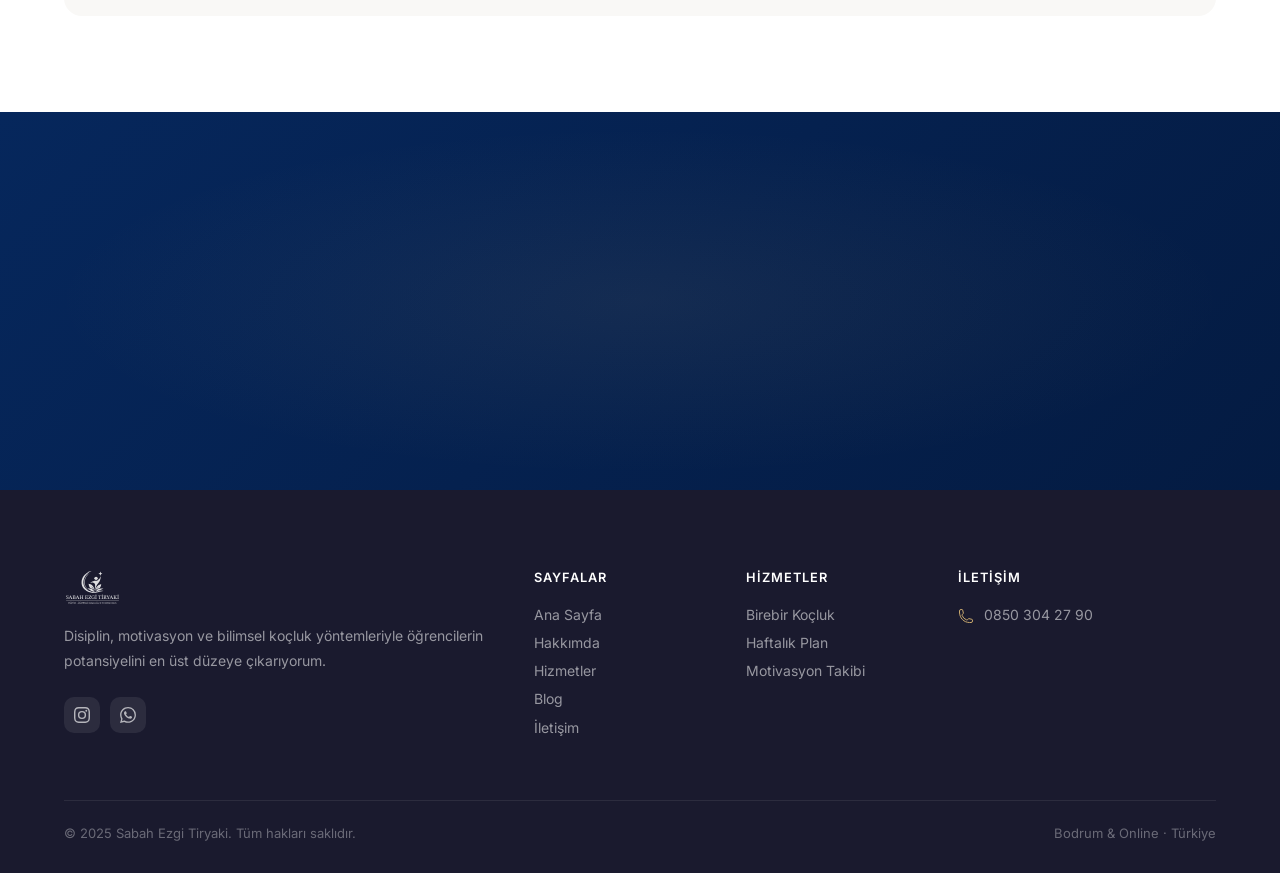
<file: blog.html>
<!DOCTYPE html>
<html lang="tr">
<head>
  <meta charset="UTF-8">
  <meta name="viewport" content="width=device-width, initial-scale=1.0">
  <title>Blog — Sabah Ezgi Tiryaki</title>
  <meta name="description" content="Eğitim koçluğu, çalışma teknikleri ve sınav stratejileri üzerine yazılar.">
  <link rel="stylesheet" href="css/style.css">
  <link rel="icon" type="image/svg+xml" href="images/logo.svg">
</head>
<body>
<nav class="nav">
  <div class="wrap">
    <a href="index.html"><img class="nav-logo" src="images/logo.svg" alt="Sabah Ezgi Tiryaki"></a>
    <ul class="nav-links" id="nav-links">
      <li><a href="index.html">Ana Sayfa</a></li>
      <li><a href="hakkimda.html">Hakkımda</a></li>
      <li><a href="hizmetler.html">Hizmetler</a></li>
      <li><a href="blog.html" class="active">Blog</a></li>
      <li><a href="iletisim.html">İletişim</a></li>
      <li><a href="https://wa.me/908503042790" class="nav-wa" target="_blank" rel="noopener">
        <svg xmlns="http://www.w3.org/2000/svg" viewBox="0 0 24 24" fill="currentColor" style="width:16px;height:16px"><path d="M17.472 14.382c-.297-.149-1.758-.867-2.03-.967-.273-.099-.471-.148-.67.15-.197.297-.767.966-.94 1.164-.173.199-.347.223-.644.075-.297-.15-1.255-.463-2.39-1.475-.883-.788-1.48-1.761-1.653-2.059-.173-.297-.018-.458.13-.606.134-.133.298-.347.446-.52.149-.174.198-.298.298-.497.099-.198.05-.371-.025-.52-.075-.149-.669-1.612-.916-2.207-.242-.579-.487-.5-.669-.51-.173-.008-.371-.01-.57-.01-.198 0-.52.074-.792.372-.272.297-1.04 1.016-1.04 2.479 0 1.462 1.065 2.875 1.213 3.074.149.198 2.096 3.2 5.077 4.487.709.306 1.262.489 1.694.625.712.227 1.36.195 1.871.118.571-.085 1.758-.719 2.006-1.413.248-.694.248-1.289.173-1.413-.074-.124-.272-.198-.57-.347m-5.421 7.403h-.004a9.87 9.87 0 01-5.031-1.378l-.361-.214-3.741.982.998-3.648-.235-.374a9.86 9.86 0 01-1.51-5.26c.001-5.45 4.436-9.884 9.888-9.884 2.64 0 5.122 1.03 6.988 2.898a9.825 9.825 0 012.893 6.994c-.003 5.45-4.437 9.884-9.885 9.884m8.413-18.297A11.815 11.815 0 0012.05 0C5.495 0 .16 5.335.157 11.892c0 2.096.547 4.142 1.588 5.945L.057 24l6.305-1.654a11.882 11.882 0 005.683 1.448h.005c6.554 0 11.89-5.335 11.893-11.893a11.821 11.821 0 00-3.48-8.413z"/></svg>
        WhatsApp</a></li>
    </ul>
    <button class="nav-toggle" aria-label="Menüyü aç/kapat" aria-expanded="false"><span></span><span></span><span></span></button>
  </div>
</nav>

<section class="page-hero">
  <div class="wrap">
    <p class="label">Blog</p>
    <h1>Öğrenmeye Dair Her Şey</h1>
    <p>Çalışma tüyoları, sınav stratejileri, motivasyon ve daha fazlası. Tüm içerikler ücretsiz.</p>
  </div>
</section>

<section class="section">
  <div class="wrap">
    <div class="blog-full" id="blog-grid">
      <div class="blog-card fade">
        <img src="images/online.jpg" alt="Pomodoro tekniği">
        <div class="blog-body">
          <span class="blog-cat">Çalışma Teknikleri</span>
          <h3>Pomodoro Tekniği ile Verimliliği İkiye Katlayın</h3>
          <p>Zamanı 25 dakikalık bloklara bölerek odaklanma sürenizi artırmanın kanıtlanmış yöntemi. Neden işe yarar, nasıl uygulanır?</p>
          <div class="blog-meta">
            <span>Sabah Ezgi Tiryaki</span>
            <span class="blog-meta-dot"></span>
            <span>5 dk okuma</span>
          </div>
        </div>
      </div>
      <div class="blog-card fade d1">
        <img src="images/planlama.jpg" alt="TYT planlama">
        <div class="blog-body">
          <span class="blog-cat">Sınav Stratejisi</span>
          <h3>TYT'ye 3 Ay Kala: Haftalık Plan Nasıl Yapılır?</h3>
          <p>Son 3 ayı verimli geçirmenin sırrı doğru planlama ve düzenli takipte saklı. Adım adım rehber.</p>
          <div class="blog-meta">
            <span>Sabah Ezgi Tiryaki</span>
            <span class="blog-meta-dot"></span>
            <span>7 dk okuma</span>
          </div>
        </div>
      </div>
      <div class="blog-card fade d2">
        <img src="images/blog-kapak.jpg" alt="Sınav kaygısı">
        <div class="blog-body">
          <span class="blog-cat">Motivasyon</span>
          <h3>Sınav Kaygısıyla Baş Etmenin 5 Etkili Yolu</h3>
          <p>BDT tekniklerinden yola çıkarak hazırladığım, gerçekten işe yarayan yöntemler. Okumadan sınava girmeyin.</p>
          <div class="blog-meta">
            <span>Sabah Ezgi Tiryaki</span>
            <span class="blog-meta-dot"></span>
            <span>6 dk okuma</span>
          </div>
        </div>
      </div>
      <div class="blog-card fade">
        <img src="images/kocluk.jpg" alt="NLP öğrenme">
        <div class="blog-body">
          <span class="blog-cat">NLP & Hafıza</span>
          <h3>NLP ile Öğrenme Hızınızı Nasıl Artırırsınız?</h3>
          <p>Zihnin öğrenme süreçlerini anlamak, doğru teknikleri uygulamak — fark yaratan şey bu.</p>
          <div class="blog-meta">
            <span>Sabah Ezgi Tiryaki</span>
            <span class="blog-meta-dot"></span>
            <span>8 dk okuma</span>
          </div>
        </div>
      </div>
      <div class="blog-card fade d1">
        <img src="images/hero.jpg" alt="Zaman yönetimi">
        <div class="blog-body">
          <span class="blog-cat">Zaman Yönetimi</span>
          <h3>Okul + Dershane + Özel Ders: Zamanı Nasıl Yönetirsiniz?</h3>
          <p>Yoğun programlarla başa çıkmanın pratik yolları. Tükenmeden yoğun çalışmak mümkün mü?</p>
          <div class="blog-meta">
            <span>Sabah Ezgi Tiryaki</span>
            <span class="blog-meta-dot"></span>
            <span>6 dk okuma</span>
          </div>
        </div>
      </div>
      <div class="blog-card fade d2">
        <img src="images/motivasyon.jpg" alt="Hedef belirleme">
        <div class="blog-body">
          <span class="blog-cat">Koçluk İpuçları</span>
          <h3>Gerçekçi Hedef Belirleme: SMART Yönteminin Sınav Versiyonu</h3>
          <p>Belirsiz istekler yerine net hedefler koymak, başarıyı yüzde kaç artırıyor? Verilerle anlattım.</p>
          <div class="blog-meta">
            <span>Sabah Ezgi Tiryaki</span>
            <span class="blog-meta-dot"></span>
            <span>5 dk okuma</span>
          </div>
        </div>
      </div>
    </div>
    <div style="text-align:center;margin-top:3rem;color:var(--muted);font-size:.9rem;padding:1.5rem;background:var(--bg);border-radius:var(--r-lg)">
      📝 Yeni yazılar düzenli olarak ekleniyor. Güncel içerikler için sayfayı takipte kalın.
    </div>
  </div>
</section>

<section class="cta-banner">
  <div class="wrap fade">
    <h2>Yazılar Yetmedi mi?</h2>
    <p>Birebir koçluk ile çok daha kişisel bir destek alın.</p>
    <div class="btn-row">
      <a href="iletisim.html" class="btn btn-gold btn-lg">Ücretsiz Görüşme</a>
      <a href="hizmetler.html" class="btn btn-ghost btn-lg">Hizmetleri Keşfet</a>
    </div>
  </div>
</section>

<footer class="footer">
  <div class="wrap">
    <div class="footer-grid">
      <div class="footer-brand">
        <img class="footer-logo" src="images/logo.svg" alt="Sabah Ezgi Tiryaki">
        <p>Disiplin, motivasyon ve bilimsel koçluk yöntemleriyle öğrencilerin potansiyelini en üst düzeye çıkarıyorum.</p>
        <div class="socials">
          <a href="https://www.instagram.com/egitimkocusabahezgitiryaki" class="social-a" aria-label="Instagram" target="_blank" rel="noopener"><svg xmlns="http://www.w3.org/2000/svg" viewBox="0 0 24 24" fill="currentColor"><path d="M12 2.163c3.204 0 3.584.012 4.85.07 3.252.148 4.771 1.691 4.919 4.919.058 1.265.069 1.645.069 4.849 0 3.205-.012 3.584-.069 4.849-.149 3.225-1.664 4.771-4.919 4.919-1.266.058-1.644.07-4.85.07-3.204 0-3.584-.012-4.849-.07-3.26-.149-4.771-1.699-4.919-4.92-.058-1.265-.07-1.644-.07-4.849 0-3.204.013-3.583.07-4.849.149-3.227 1.664-4.771 4.919-4.919 1.266-.057 1.645-.069 4.849-.069zM12 0C8.741 0 8.333.014 7.053.072 2.695.272.273 2.69.073 7.052.014 8.333 0 8.741 0 12c0 3.259.014 3.668.072 4.948.2 4.358 2.618 6.78 6.98 6.98C8.333 23.986 8.741 24 12 24c3.259 0 3.668-.014 4.948-.072 4.354-.2 6.782-2.618 6.979-6.98.059-1.28.073-1.689.073-4.948 0-3.259-.014-3.667-.072-4.947-.196-4.354-2.617-6.78-6.979-6.98C15.668.014 15.259 0 12 0zm0 5.838a6.162 6.162 0 100 12.324 6.162 6.162 0 000-12.324zM12 16a4 4 0 110-8 4 4 0 010 8zm6.406-11.845a1.44 1.44 0 100 2.881 1.44 1.44 0 000-2.881z"/></svg></a>
          <a href="https://wa.me/908503042790" class="social-a" target="_blank" rel="noopener" aria-label="WhatsApp"><svg xmlns="http://www.w3.org/2000/svg" viewBox="0 0 24 24" fill="currentColor"><path d="M17.472 14.382c-.297-.149-1.758-.867-2.03-.967-.273-.099-.471-.148-.67.15-.197.297-.767.966-.94 1.164-.173.199-.347.223-.644.075-.297-.15-1.255-.463-2.39-1.475-.883-.788-1.48-1.761-1.653-2.059-.173-.297-.018-.458.13-.606.134-.133.298-.347.446-.52.149-.174.198-.298.298-.497.099-.198.05-.371-.025-.52-.075-.149-.669-1.612-.916-2.207-.242-.579-.487-.5-.669-.51-.173-.008-.371-.01-.57-.01-.198 0-.52.074-.792.372-.272.297-1.04 1.016-1.04 2.479 0 1.462 1.065 2.875 1.213 3.074.149.198 2.096 3.2 5.077 4.487.709.306 1.262.489 1.694.625.712.227 1.36.195 1.871.118.571-.085 1.758-.719 2.006-1.413.248-.694.248-1.289.173-1.413-.074-.124-.272-.198-.57-.347m-5.421 7.403h-.004a9.87 9.87 0 01-5.031-1.378l-.361-.214-3.741.982.998-3.648-.235-.374a9.86 9.86 0 01-1.51-5.26c.001-5.45 4.436-9.884 9.888-9.884 2.64 0 5.122 1.03 6.988 2.898a9.825 9.825 0 012.893 6.994c-.003 5.45-4.437 9.884-9.885 9.884m8.413-18.297A11.815 11.815 0 0012.05 0C5.495 0 .16 5.335.157 11.892c0 2.096.547 4.142 1.588 5.945L.057 24l6.305-1.654a11.882 11.882 0 005.683 1.448h.005c6.554 0 11.89-5.335 11.893-11.893a11.821 11.821 0 00-3.48-8.413z"/></svg></a>
        </div>
      </div>
      <div class="footer-col"><h5>Sayfalar</h5><nav class="f-links"><a href="index.html">Ana Sayfa</a><a href="hakkimda.html">Hakkımda</a><a href="hizmetler.html">Hizmetler</a><a href="blog.html">Blog</a><a href="iletisim.html">İletişim</a></nav></div>
      <div class="footer-col"><h5>Hizmetler</h5><nav class="f-links"><a href="hizmetler.html#birebir">Birebir Koçluk</a><a href="hizmetler.html#planlama">Haftalık Plan</a><a href="hizmetler.html#motivasyon">Motivasyon Takibi</a></nav></div>
      <div class="footer-col"><h5>İletişim</h5><div class="f-contact-item" style="font-size:.875rem;color:rgba(255,255,255,.55);display:flex;gap:.6rem;margin-bottom:.5rem"><svg xmlns="http://www.w3.org/2000/svg" fill="none" viewBox="0 0 24 24" stroke="#C9A96E" stroke-width="1.5" style="width:16px;height:16px;flex-shrink:0;margin-top:2px"><path stroke-linecap="round" stroke-linejoin="round" d="M2.25 6.75c0 8.284 6.716 15 15 15h2.25a2.25 2.25 0 002.25-2.25v-1.372c0-.516-.351-.966-.852-1.091l-4.423-1.106c-.44-.11-.902.055-1.173.417l-.97 1.293c-.282.376-.769.542-1.21.38a12.035 12.035 0 01-7.143-7.143c-.162-.441.004-.928.38-1.21l1.293-.97c.363-.271.527-.734.417-1.173L6.963 3.102a1.125 1.125 0 00-1.091-.852H4.5A2.25 2.25 0 002.25 4.5v2.25z"/></svg>0850 304 27 90</div></div>
    </div>
    <div class="footer-bottom">
      <span>© 2025 Sabah Ezgi Tiryaki. Tüm hakları saklıdır.</span>
      <span>Bodrum & Online · Türkiye</span>
    </div>
  </div>
</footer>

<a href="https://wa.me/908503042790" class="wa-float" target="_blank" rel="noopener" aria-label="WhatsApp">
  <svg xmlns="http://www.w3.org/2000/svg" viewBox="0 0 24 24" fill="currentColor"><path d="M17.472 14.382c-.297-.149-1.758-.867-2.03-.967-.273-.099-.471-.148-.67.15-.197.297-.767.966-.94 1.164-.173.199-.347.223-.644.075-.297-.15-1.255-.463-2.39-1.475-.883-.788-1.48-1.761-1.653-2.059-.173-.297-.018-.458.13-.606.134-.133.298-.347.446-.52.149-.174.198-.298.298-.497.099-.198.05-.371-.025-.52-.075-.149-.669-1.612-.916-2.207-.242-.579-.487-.5-.669-.51-.173-.008-.371-.01-.57-.01-.198 0-.52.074-.792.372-.272.297-1.04 1.016-1.04 2.479 0 1.462 1.065 2.875 1.213 3.074.149.198 2.096 3.2 5.077 4.487.709.306 1.262.489 1.694.625.712.227 1.36.195 1.871.118.571-.085 1.758-.719 2.006-1.413.248-.694.248-1.289.173-1.413-.074-.124-.272-.198-.57-.347m-5.421 7.403h-.004a9.87 9.87 0 01-5.031-1.378l-.361-.214-3.741.982.998-3.648-.235-.374a9.86 9.86 0 01-1.51-5.26c.001-5.45 4.436-9.884 9.888-9.884 2.64 0 5.122 1.03 6.988 2.898a9.825 9.825 0 012.893 6.994c-.003 5.45-4.437 9.884-9.885 9.884m8.413-18.297A11.815 11.815 0 0012.05 0C5.495 0 .16 5.335.157 11.892c0 2.096.547 4.142 1.588 5.945L.057 24l6.305-1.654a11.882 11.882 0 005.683 1.448h.005c6.554 0 11.89-5.335 11.893-11.893a11.821 11.821 0 00-3.48-8.413z"/></svg>
</a>
<script src="js/main.js"></script>
<script src="js/dynamic.js"></script>
</body>
</html>
</file>
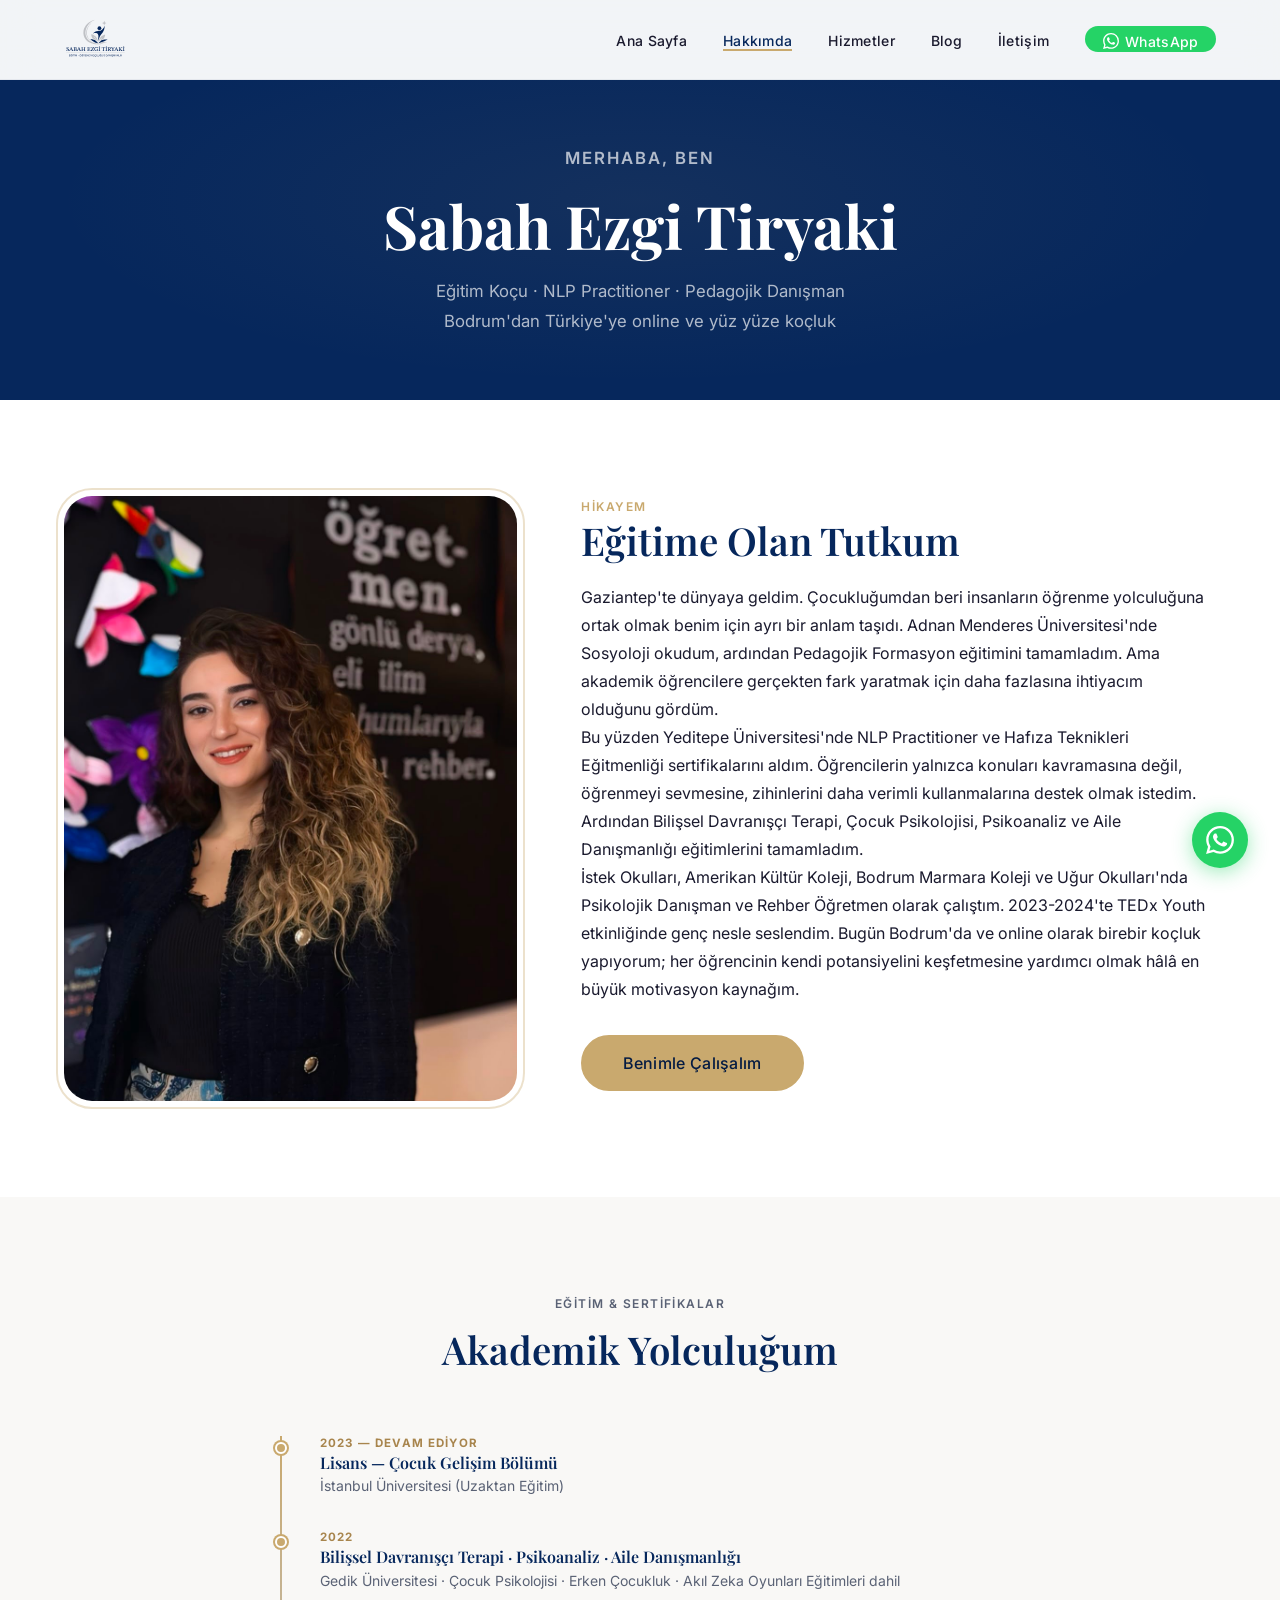
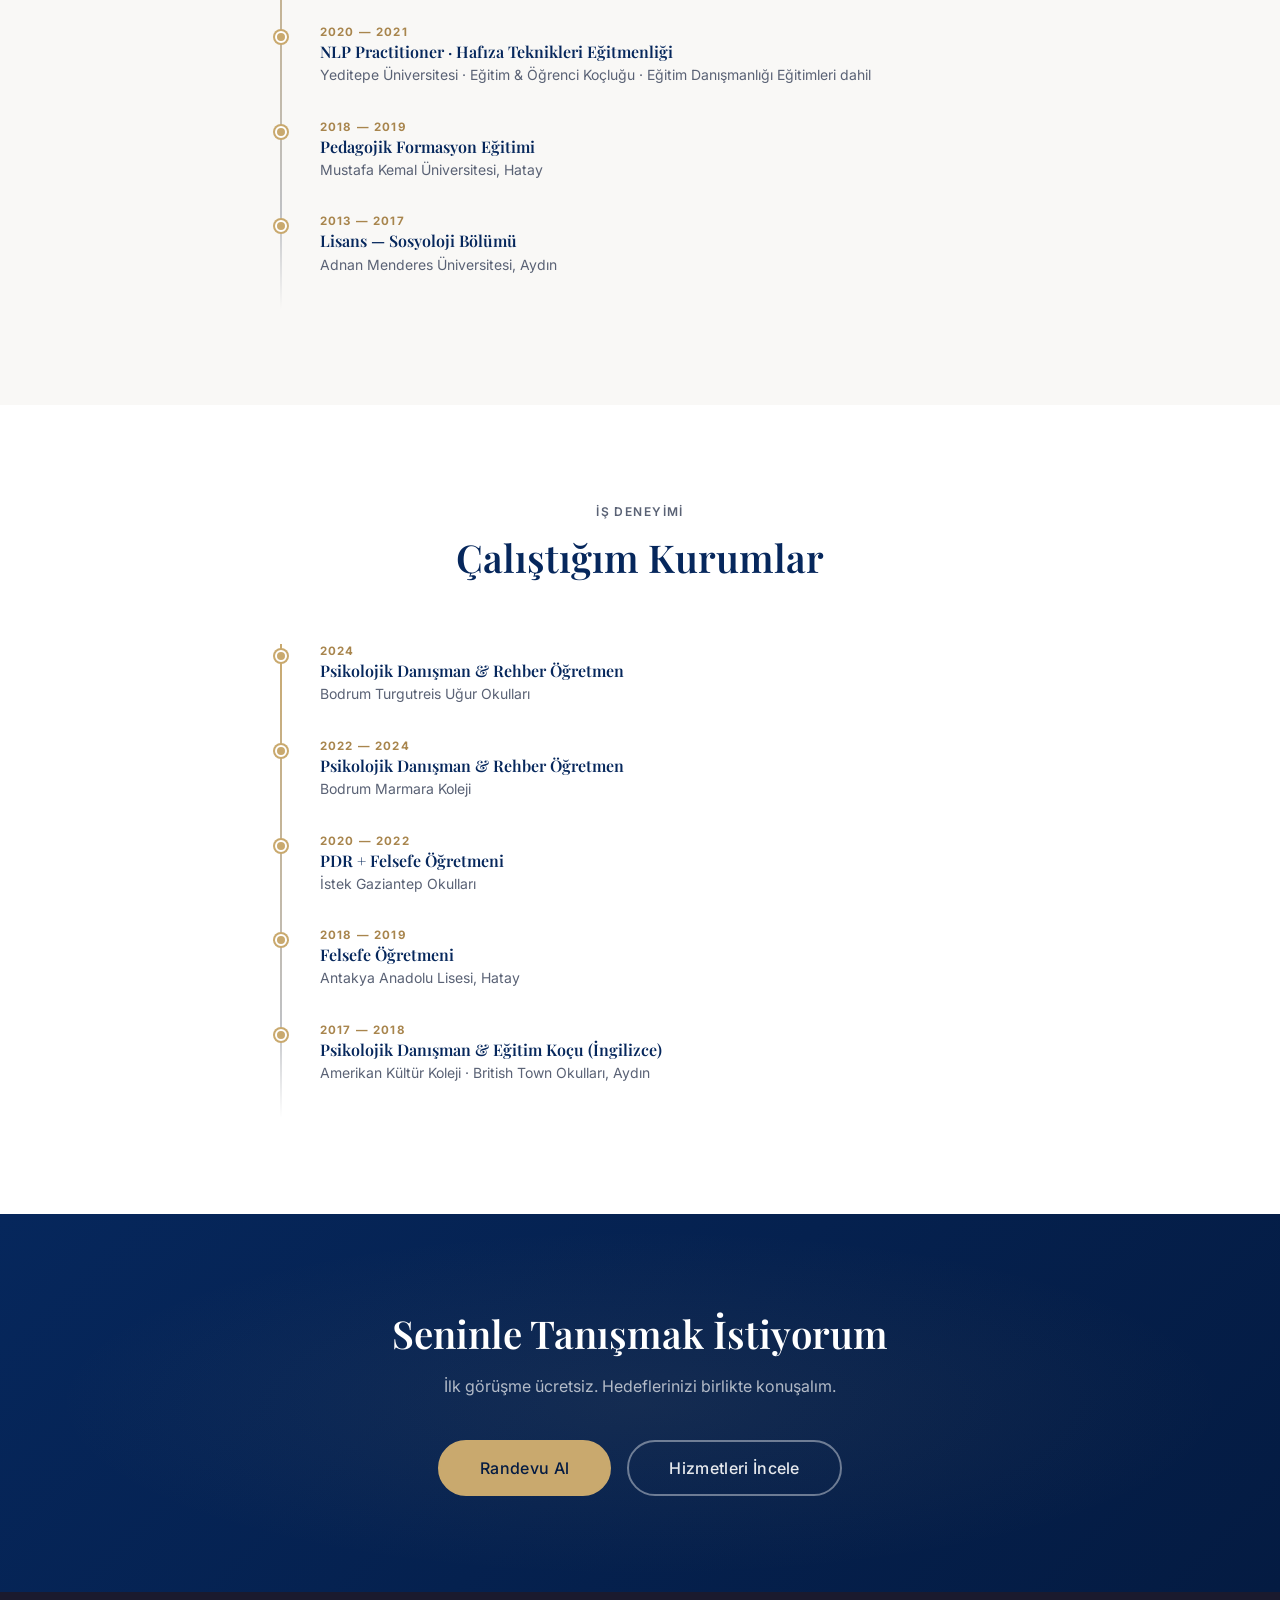
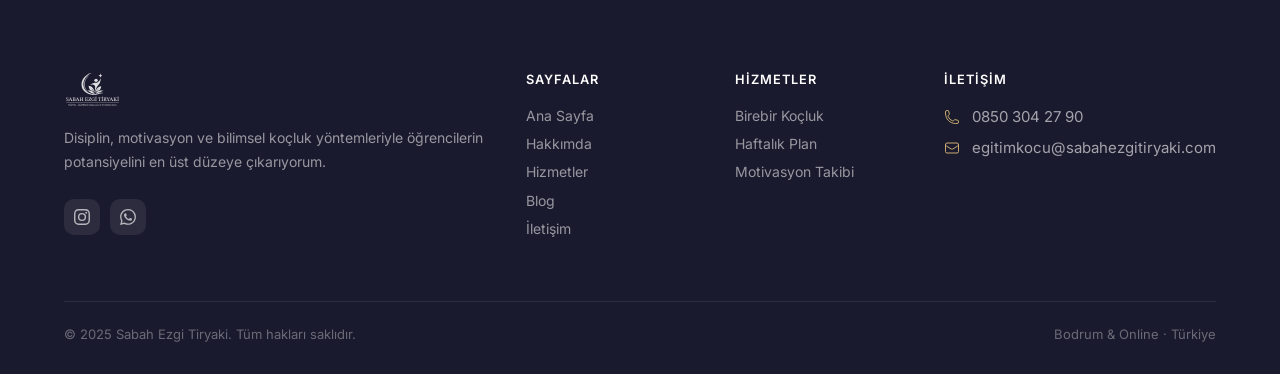
<file: hakkimda.html>
<!DOCTYPE html>
<html lang="tr">
<head>
  <meta charset="UTF-8">
  <meta name="viewport" content="width=device-width, initial-scale=1.0">
  <title>Hakkımda — Sabah Ezgi Tiryaki</title>
  <meta name="description" content="NLP Practitioner, Hafıza Teknikleri Eğitmeni ve PDR Uzmanı Sabah Ezgi Tiryaki hakkında bilgi edinin.">
  <link rel="stylesheet" href="css/style.css">
  <link rel="icon" type="image/svg+xml" href="images/logo.svg">
</head>
<body>

<!-- NAVBAR -->
<nav class="nav">
  <div class="wrap">
    <a href="index.html"><img class="nav-logo" src="images/logo.svg" alt="Sabah Ezgi Tiryaki"></a>
    <ul class="nav-links" id="nav-links">
      <li><a href="index.html">Ana Sayfa</a></li>
      <li><a href="hakkimda.html" class="active">Hakkımda</a></li>
      <li><a href="hizmetler.html">Hizmetler</a></li>
      <li><a href="blog.html">Blog</a></li>
      <li><a href="iletisim.html">İletişim</a></li>
      <li><a href="https://wa.me/908503042790" class="nav-wa" target="_blank" rel="noopener">
        <svg xmlns="http://www.w3.org/2000/svg" viewBox="0 0 24 24" fill="currentColor" style="width:16px;height:16px"><path d="M17.472 14.382c-.297-.149-1.758-.867-2.03-.967-.273-.099-.471-.148-.67.15-.197.297-.767.966-.94 1.164-.173.199-.347.223-.644.075-.297-.15-1.255-.463-2.39-1.475-.883-.788-1.48-1.761-1.653-2.059-.173-.297-.018-.458.13-.606.134-.133.298-.347.446-.52.149-.174.198-.298.298-.497.099-.198.05-.371-.025-.52-.075-.149-.669-1.612-.916-2.207-.242-.579-.487-.5-.669-.51-.173-.008-.371-.01-.57-.01-.198 0-.52.074-.792.372-.272.297-1.04 1.016-1.04 2.479 0 1.462 1.065 2.875 1.213 3.074.149.198 2.096 3.2 5.077 4.487.709.306 1.262.489 1.694.625.712.227 1.36.195 1.871.118.571-.085 1.758-.719 2.006-1.413.248-.694.248-1.289.173-1.413-.074-.124-.272-.198-.57-.347m-5.421 7.403h-.004a9.87 9.87 0 01-5.031-1.378l-.361-.214-3.741.982.998-3.648-.235-.374a9.86 9.86 0 01-1.51-5.26c.001-5.45 4.436-9.884 9.888-9.884 2.64 0 5.122 1.03 6.988 2.898a9.825 9.825 0 012.893 6.994c-.003 5.45-4.437 9.884-9.885 9.884m8.413-18.297A11.815 11.815 0 0012.05 0C5.495 0 .16 5.335.157 11.892c0 2.096.547 4.142 1.588 5.945L.057 24l6.305-1.654a11.882 11.882 0 005.683 1.448h.005c6.554 0 11.89-5.335 11.893-11.893a11.821 11.821 0 00-3.48-8.413z"/></svg>
        WhatsApp</a></li>
    </ul>
    <button class="nav-toggle" aria-label="Menüyü aç/kapat" aria-expanded="false"><span></span><span></span><span></span></button>
  </div>
</nav>

<!-- PAGE HERO -->
<section class="page-hero">
  <div class="wrap">
    <p class="label">Merhaba, Ben</p>
    <h1>Sabah Ezgi Tiryaki</h1>
    <p>Eğitim Koçu · NLP Practitioner · Pedagojik Danışman<br>Bodrum'dan Türkiye'ye online ve yüz yüze koçluk</p>
  </div>
</section>

<!-- BIO -->
<section class="section">
  <div class="wrap">
    <div class="about-split">
      <div class="about-photo-box fade">
        <img class="about-photo" src="images/profil.jpg" alt="Sabah Ezgi Tiryaki">
      </div>
      <div class="fade d1">
        <p class="label">Hikayem</p>
        <h2 style="margin-bottom:1.25rem">Eğitime Olan Tutkum</h2>
        <p>Gaziantep'te dünyaya geldim. Çocukluğumdan beri insanların öğrenme yolculuğuna ortak olmak benim için ayrı bir anlam taşıdı. Adnan Menderes Üniversitesi'nde Sosyoloji okudum, ardından Pedagojik Formasyon eğitimini tamamladım. Ama akademik öğrencilere gerçekten fark yaratmak için daha fazlasına ihtiyacım olduğunu gördüm.</p>
        <p>Bu yüzden Yeditepe Üniversitesi'nde NLP Practitioner ve Hafıza Teknikleri Eğitmenliği sertifikalarını aldım. Öğrencilerin yalnızca konuları kavramasına değil, öğrenmeyi sevmesine, zihinlerini daha verimli kullanmalarına destek olmak istedim. Ardından Bilişsel Davranışçı Terapi, Çocuk Psikolojisi, Psikoanaliz ve Aile Danışmanlığı eğitimlerini tamamladım.</p>
        <p>İstek Okulları, Amerikan Kültür Koleji, Bodrum Marmara Koleji ve Uğur Okulları'nda Psikolojik Danışman ve Rehber Öğretmen olarak çalıştım. 2023-2024'te TEDx Youth etkinliğinde genç nesle seslendim. Bugün Bodrum'da ve online olarak birebir koçluk yapıyorum; her öğrencinin kendi potansiyelini keşfetmesine yardımcı olmak hâlâ en büyük motivasyon kaynağım.</p>
        <div style="margin-top:2rem">
          <a href="iletisim.html" class="btn btn-gold btn-lg">Benimle Çalışalım</a>
        </div>
      </div>
    </div>
  </div>
</section>

<!-- EDUCATION TIMELINE -->
<section class="section section-bg">
  <div class="wrap">
    <div class="sec-head fade">
      <p class="label">Eğitim & Sertifikalar</p>
      <h2>Akademik Yolculuğum</h2>
    </div>
    <div style="max-width:720px;margin:0 auto">
      <div class="timeline">
        <div class="tl-item fade">
          <div class="tl-year">2023 — Devam ediyor</div>
          <h4>Lisans — Çocuk Gelişim Bölümü</h4>
          <p>İstanbul Üniversitesi (Uzaktan Eğitim)</p>
        </div>
        <div class="tl-item fade d1">
          <div class="tl-year">2022</div>
          <h4>Bilişsel Davranışçı Terapi · Psikoanaliz · Aile Danışmanlığı</h4>
          <p>Gedik Üniversitesi · Çocuk Psikolojisi · Erken Çocukluk · Akıl Zeka Oyunları Eğitimleri dahil</p>
        </div>
        <div class="tl-item fade d1">
          <div class="tl-year">2020 — 2021</div>
          <h4>NLP Practitioner · Hafıza Teknikleri Eğitmenliği</h4>
          <p>Yeditepe Üniversitesi · Eğitim & Öğrenci Koçluğu · Eğitim Danışmanlığı Eğitimleri dahil</p>
        </div>
        <div class="tl-item fade d1">
          <div class="tl-year">2018 — 2019</div>
          <h4>Pedagojik Formasyon Eğitimi</h4>
          <p>Mustafa Kemal Üniversitesi, Hatay</p>
        </div>
        <div class="tl-item fade d1">
          <div class="tl-year">2013 — 2017</div>
          <h4>Lisans — Sosyoloji Bölümü</h4>
          <p>Adnan Menderes Üniversitesi, Aydın</p>
        </div>
      </div>
    </div>
  </div>
</section>

<!-- EXPERIENCE -->
<section class="section">
  <div class="wrap">
    <div class="sec-head fade">
      <p class="label">İş Deneyimi</p>
      <h2>Çalıştığım Kurumlar</h2>
    </div>
    <div style="max-width:720px;margin:0 auto">
      <div class="timeline">
        <div class="tl-item fade">
          <div class="tl-year">2024</div>
          <h4>Psikolojik Danışman & Rehber Öğretmen</h4>
          <p>Bodrum Turgutreis Uğur Okulları</p>
        </div>
        <div class="tl-item fade d1">
          <div class="tl-year">2022 — 2024</div>
          <h4>Psikolojik Danışman & Rehber Öğretmen</h4>
          <p>Bodrum Marmara Koleji</p>
        </div>
        <div class="tl-item fade d1">
          <div class="tl-year">2020 — 2022</div>
          <h4>PDR + Felsefe Öğretmeni</h4>
          <p>İstek Gaziantep Okulları</p>
        </div>
        <div class="tl-item fade d1">
          <div class="tl-year">2018 — 2019</div>
          <h4>Felsefe Öğretmeni</h4>
          <p>Antakya Anadolu Lisesi, Hatay</p>
        </div>
        <div class="tl-item fade d1">
          <div class="tl-year">2017 — 2018</div>
          <h4>Psikolojik Danışman & Eğitim Koçu (İngilizce)</h4>
          <p>Amerikan Kültür Koleji · British Town Okulları, Aydın</p>
        </div>
      </div>
    </div>
  </div>
</section>

<!-- CTA -->
<section class="cta-banner">
  <div class="wrap fade">
    <h2>Seninle Tanışmak İstiyorum</h2>
    <p>İlk görüşme ücretsiz. Hedeflerinizi birlikte konuşalım.</p>
    <div class="btn-row">
      <a href="iletisim.html" class="btn btn-gold btn-lg">Randevu Al</a>
      <a href="hizmetler.html" class="btn btn-ghost btn-lg">Hizmetleri İncele</a>
    </div>
  </div>
</section>

<!-- FOOTER -->
<footer class="footer">
  <div class="wrap">
    <div class="footer-grid">
      <div class="footer-brand">
        <img class="footer-logo" src="images/logo.svg" alt="Sabah Ezgi Tiryaki">
        <p>Disiplin, motivasyon ve bilimsel koçluk yöntemleriyle öğrencilerin potansiyelini en üst düzeye çıkarıyorum.</p>
        <div class="socials">
          <a href="https://www.instagram.com/egitimkocusabahezgitiryaki" class="social-a" aria-label="Instagram" target="_blank" rel="noopener"><svg xmlns="http://www.w3.org/2000/svg" viewBox="0 0 24 24" fill="currentColor"><path d="M12 2.163c3.204 0 3.584.012 4.85.07 3.252.148 4.771 1.691 4.919 4.919.058 1.265.069 1.645.069 4.849 0 3.205-.012 3.584-.069 4.849-.149 3.225-1.664 4.771-4.919 4.919-1.266.058-1.644.07-4.85.07-3.204 0-3.584-.012-4.849-.07-3.26-.149-4.771-1.699-4.919-4.92-.058-1.265-.07-1.644-.07-4.849 0-3.204.013-3.583.07-4.849.149-3.227 1.664-4.771 4.919-4.919 1.266-.057 1.645-.069 4.849-.069zM12 0C8.741 0 8.333.014 7.053.072 2.695.272.273 2.69.073 7.052.014 8.333 0 8.741 0 12c0 3.259.014 3.668.072 4.948.2 4.358 2.618 6.78 6.98 6.98C8.333 23.986 8.741 24 12 24c3.259 0 3.668-.014 4.948-.072 4.354-.2 6.782-2.618 6.979-6.98.059-1.28.073-1.689.073-4.948 0-3.259-.014-3.667-.072-4.947-.196-4.354-2.617-6.78-6.979-6.98C15.668.014 15.259 0 12 0zm0 5.838a6.162 6.162 0 100 12.324 6.162 6.162 0 000-12.324zM12 16a4 4 0 110-8 4 4 0 010 8zm6.406-11.845a1.44 1.44 0 100 2.881 1.44 1.44 0 000-2.881z"/></svg></a>
          <a href="https://wa.me/908503042790" class="social-a" target="_blank" rel="noopener" aria-label="WhatsApp"><svg xmlns="http://www.w3.org/2000/svg" viewBox="0 0 24 24" fill="currentColor"><path d="M17.472 14.382c-.297-.149-1.758-.867-2.03-.967-.273-.099-.471-.148-.67.15-.197.297-.767.966-.94 1.164-.173.199-.347.223-.644.075-.297-.15-1.255-.463-2.39-1.475-.883-.788-1.48-1.761-1.653-2.059-.173-.297-.018-.458.13-.606.134-.133.298-.347.446-.52.149-.174.198-.298.298-.497.099-.198.05-.371-.025-.52-.075-.149-.669-1.612-.916-2.207-.242-.579-.487-.5-.669-.51-.173-.008-.371-.01-.57-.01-.198 0-.52.074-.792.372-.272.297-1.04 1.016-1.04 2.479 0 1.462 1.065 2.875 1.213 3.074.149.198 2.096 3.2 5.077 4.487.709.306 1.262.489 1.694.625.712.227 1.36.195 1.871.118.571-.085 1.758-.719 2.006-1.413.248-.694.248-1.289.173-1.413-.074-.124-.272-.198-.57-.347m-5.421 7.403h-.004a9.87 9.87 0 01-5.031-1.378l-.361-.214-3.741.982.998-3.648-.235-.374a9.86 9.86 0 01-1.51-5.26c.001-5.45 4.436-9.884 9.888-9.884 2.64 0 5.122 1.03 6.988 2.898a9.825 9.825 0 012.893 6.994c-.003 5.45-4.437 9.884-9.885 9.884m8.413-18.297A11.815 11.815 0 0012.05 0C5.495 0 .16 5.335.157 11.892c0 2.096.547 4.142 1.588 5.945L.057 24l6.305-1.654a11.882 11.882 0 005.683 1.448h.005c6.554 0 11.89-5.335 11.893-11.893a11.821 11.821 0 00-3.48-8.413z"/></svg></a>
        </div>
      </div>
      <div class="footer-col"><h5>Sayfalar</h5><nav class="f-links"><a href="index.html">Ana Sayfa</a><a href="hakkimda.html">Hakkımda</a><a href="hizmetler.html">Hizmetler</a><a href="blog.html">Blog</a><a href="iletisim.html">İletişim</a></nav></div>
      <div class="footer-col"><h5>Hizmetler</h5><nav class="f-links"><a href="hizmetler.html#birebir">Birebir Koçluk</a><a href="hizmetler.html#planlama">Haftalık Plan</a><a href="hizmetler.html#motivasyon">Motivasyon Takibi</a></nav></div>
      <div class="footer-col">
        <h5>İletişim</h5>
        <div class="f-contact-item"><svg xmlns="http://www.w3.org/2000/svg" fill="none" viewBox="0 0 24 24" stroke="currentColor" stroke-width="1.5"><path stroke-linecap="round" stroke-linejoin="round" d="M2.25 6.75c0 8.284 6.716 15 15 15h2.25a2.25 2.25 0 002.25-2.25v-1.372c0-.516-.351-.966-.852-1.091l-4.423-1.106c-.44-.11-.902.055-1.173.417l-.97 1.293c-.282.376-.769.542-1.21.38a12.035 12.035 0 01-7.143-7.143c-.162-.441.004-.928.38-1.21l1.293-.97c.363-.271.527-.734.417-1.173L6.963 3.102a1.125 1.125 0 00-1.091-.852H4.5A2.25 2.25 0 002.25 4.5v2.25z"/></svg><span class="ci-val">0850 304 27 90</span></div>
        <div class="f-contact-item"><svg xmlns="http://www.w3.org/2000/svg" fill="none" viewBox="0 0 24 24" stroke="currentColor" stroke-width="1.5"><path stroke-linecap="round" stroke-linejoin="round" d="M21.75 6.75v10.5a2.25 2.25 0 01-2.25 2.25h-15a2.25 2.25 0 01-2.25-2.25V6.75m19.5 0A2.25 2.25 0 0019.5 4.5h-15a2.25 2.25 0 00-2.25 2.25m19.5 0v.243a2.25 2.25 0 01-1.07 1.916l-7.5 4.615a2.25 2.25 0 01-2.36 0L3.32 8.91a2.25 2.25 0 01-1.07-1.916V6.75"/></svg><span class="ci-val">egitimkocu@sabahezgitiryaki.com</span></div>
      </div>
    </div>
    <div class="footer-bottom">
      <span>© 2025 Sabah Ezgi Tiryaki. Tüm hakları saklıdır.</span>
      <span>Bodrum & Online · Türkiye</span>
    </div>
  </div>
</footer>

<a href="https://wa.me/908503042790" class="wa-float" target="_blank" rel="noopener" aria-label="WhatsApp">
  <svg xmlns="http://www.w3.org/2000/svg" viewBox="0 0 24 24" fill="currentColor"><path d="M17.472 14.382c-.297-.149-1.758-.867-2.03-.967-.273-.099-.471-.148-.67.15-.197.297-.767.966-.94 1.164-.173.199-.347.223-.644.075-.297-.15-1.255-.463-2.39-1.475-.883-.788-1.48-1.761-1.653-2.059-.173-.297-.018-.458.13-.606.134-.133.298-.347.446-.52.149-.174.198-.298.298-.497.099-.198.05-.371-.025-.52-.075-.149-.669-1.612-.916-2.207-.242-.579-.487-.5-.669-.51-.173-.008-.371-.01-.57-.01-.198 0-.52.074-.792.372-.272.297-1.04 1.016-1.04 2.479 0 1.462 1.065 2.875 1.213 3.074.149.198 2.096 3.2 5.077 4.487.709.306 1.262.489 1.694.625.712.227 1.36.195 1.871.118.571-.085 1.758-.719 2.006-1.413.248-.694.248-1.289.173-1.413-.074-.124-.272-.198-.57-.347m-5.421 7.403h-.004a9.87 9.87 0 01-5.031-1.378l-.361-.214-3.741.982.998-3.648-.235-.374a9.86 9.86 0 01-1.51-5.26c.001-5.45 4.436-9.884 9.888-9.884 2.64 0 5.122 1.03 6.988 2.898a9.825 9.825 0 012.893 6.994c-.003 5.45-4.437 9.884-9.885 9.884m8.413-18.297A11.815 11.815 0 0012.05 0C5.495 0 .16 5.335.157 11.892c0 2.096.547 4.142 1.588 5.945L.057 24l6.305-1.654a11.882 11.882 0 005.683 1.448h.005c6.554 0 11.89-5.335 11.893-11.893a11.821 11.821 0 00-3.48-8.413z"/></svg>
</a>
<script src="js/main.js"></script>
<script src="js/dynamic.js"></script>
</body>
</html>
</file>
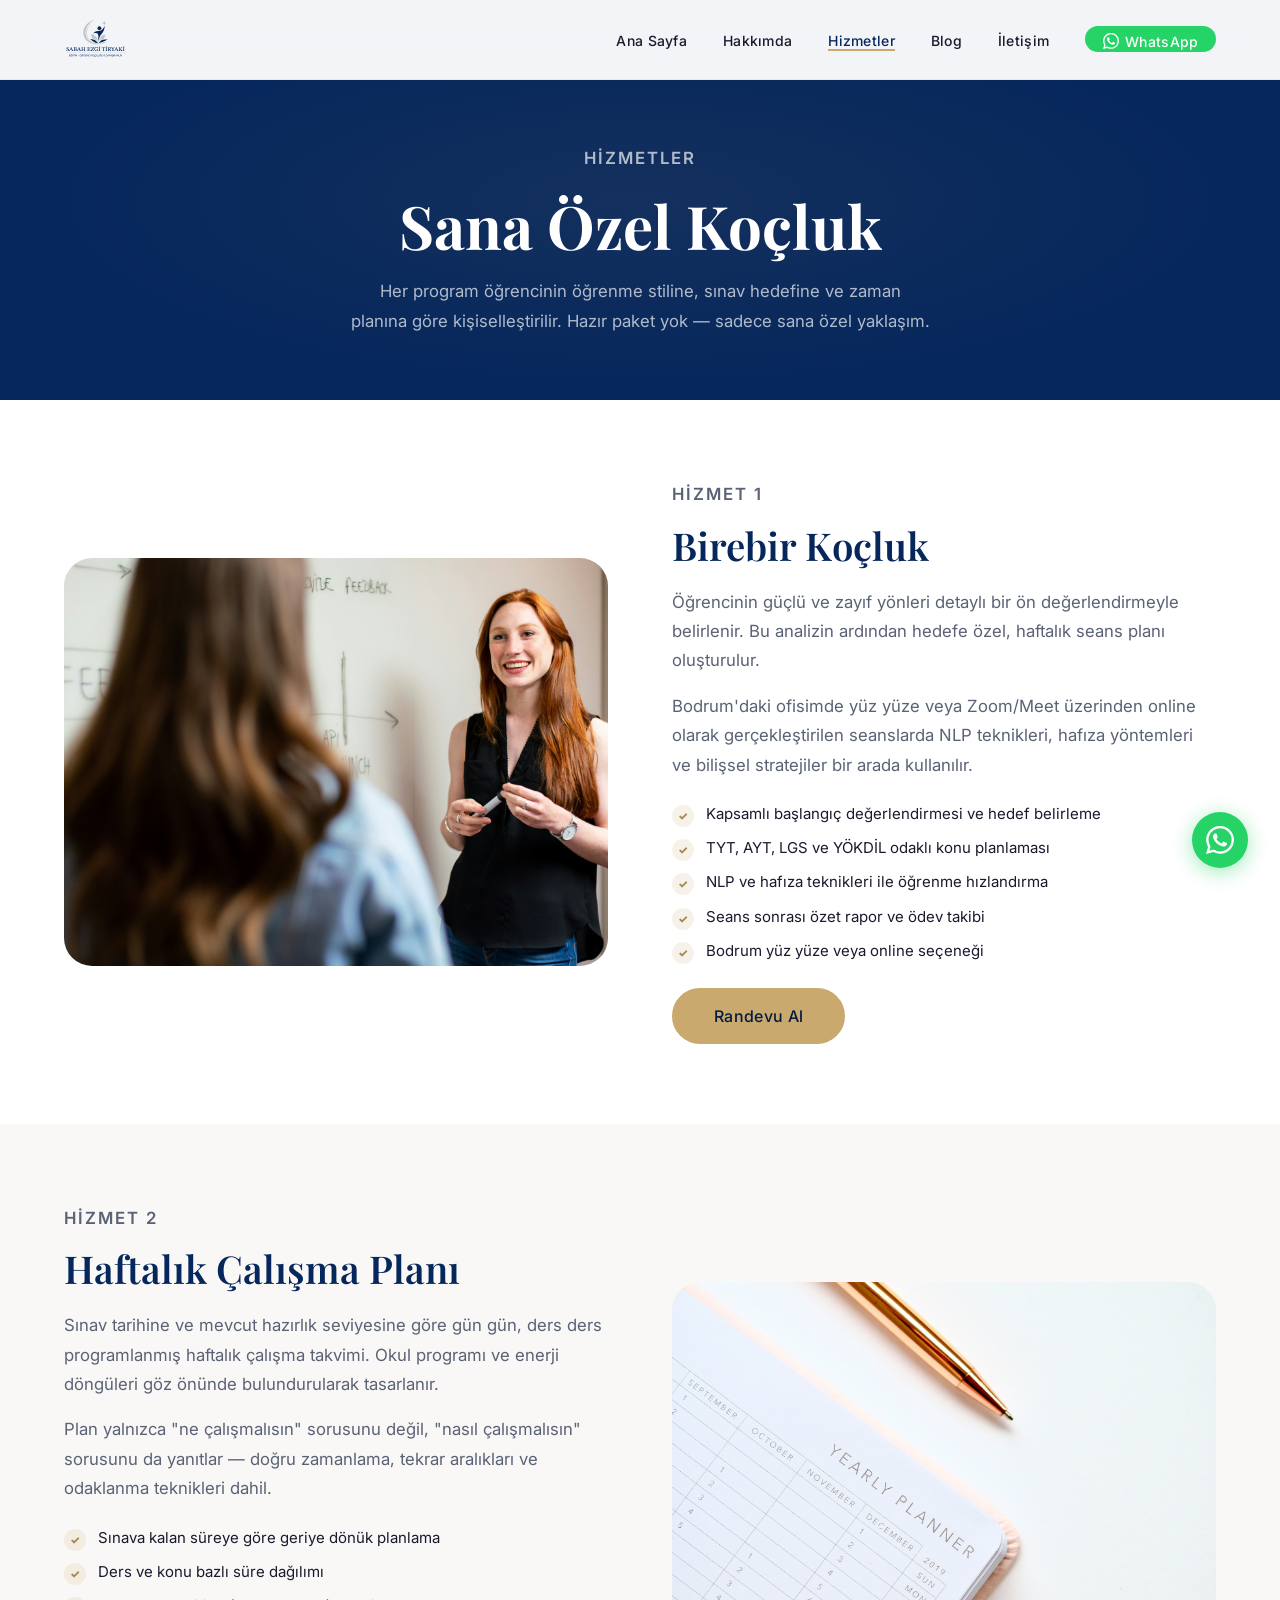
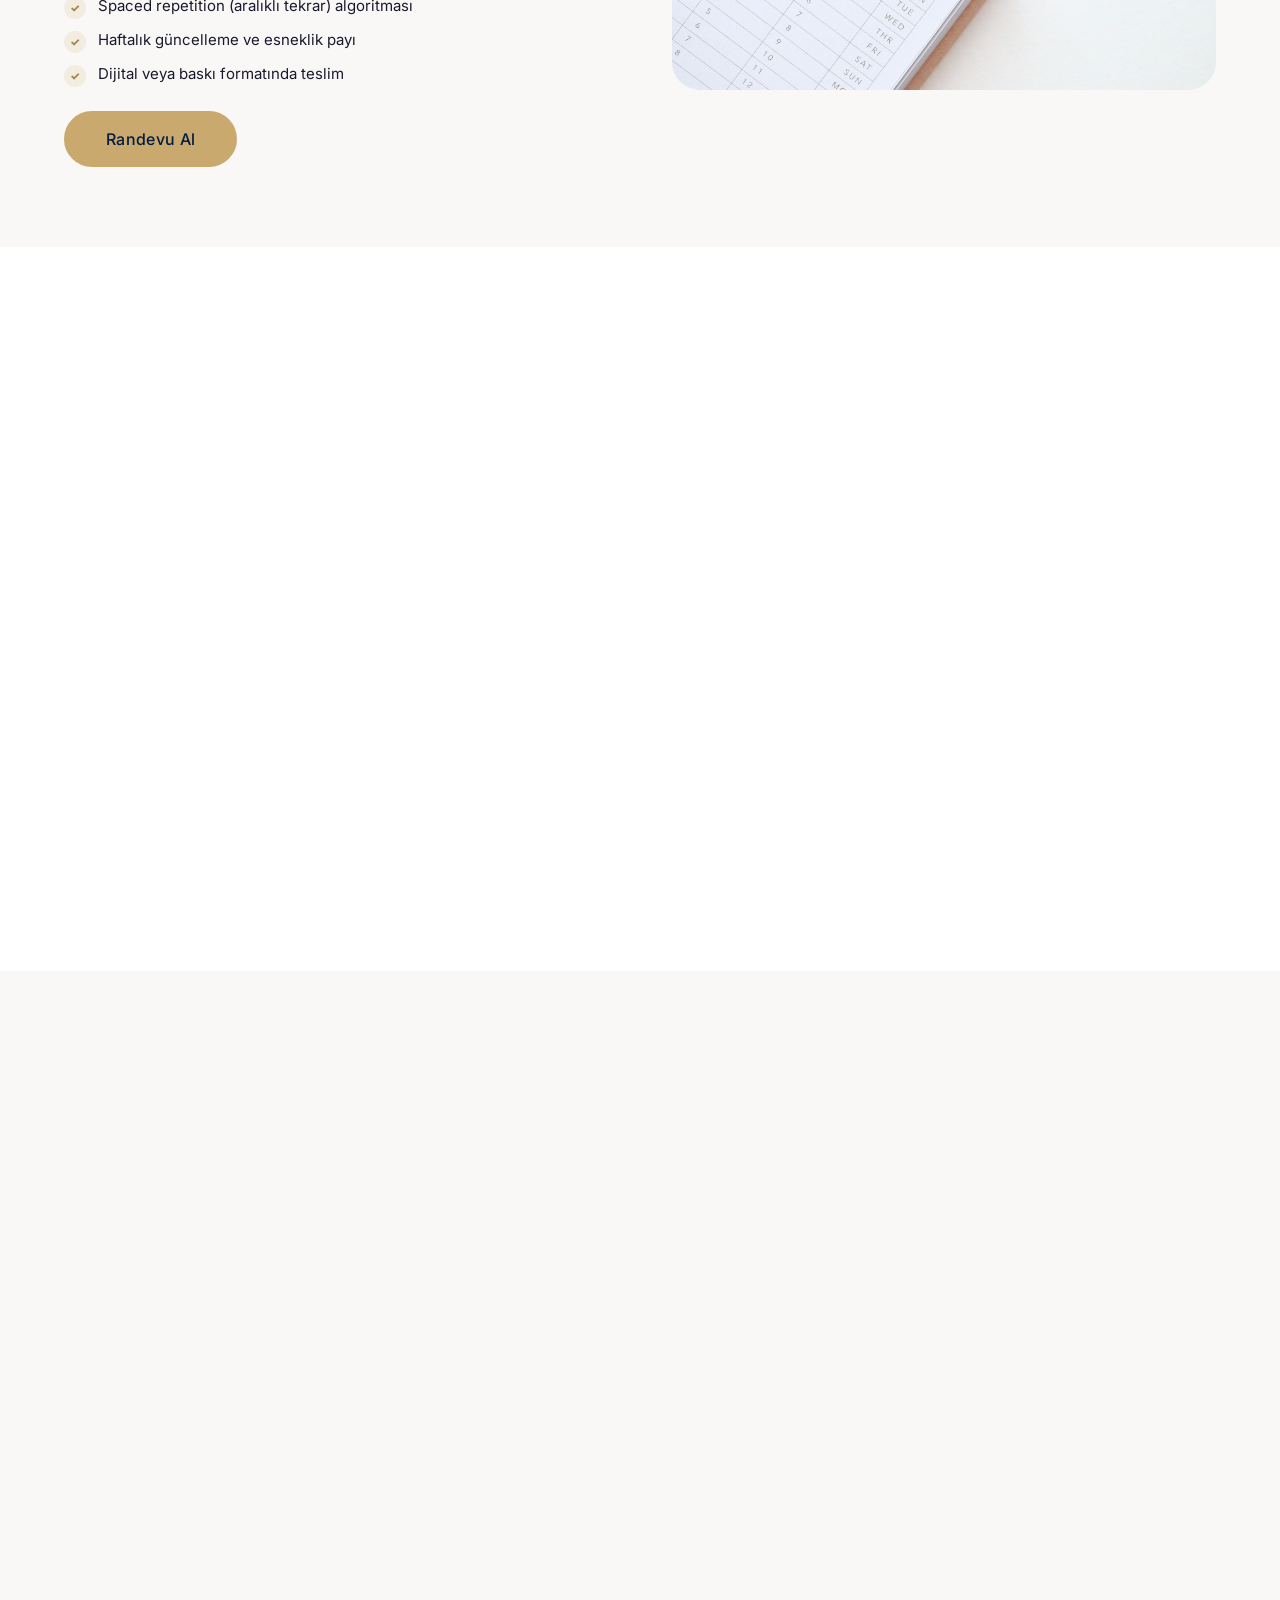
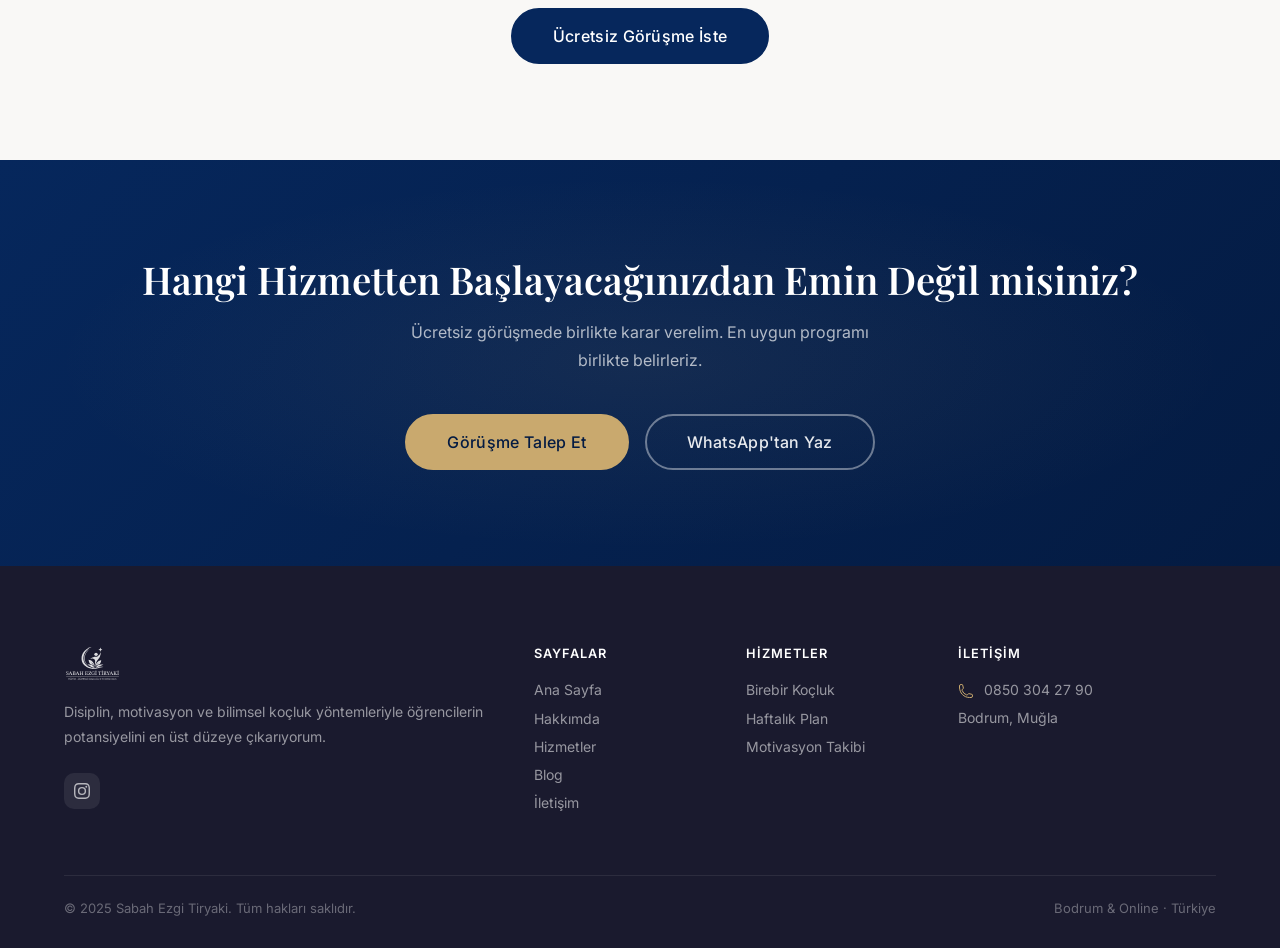
<file: hizmetler.html>
<!DOCTYPE html>
<html lang="tr">
<head>
  <meta charset="UTF-8">
  <meta name="viewport" content="width=device-width, initial-scale=1.0">
  <title>Hizmetler — Sabah Ezgi Tiryaki</title>
  <meta name="description" content="Birebir koçluk, haftalık çalışma planı ve motivasyon takibi. NLP ve BDT destekli eğitim koçluğu.">
  <link rel="stylesheet" href="css/style.css">
  <link rel="icon" type="image/svg+xml" href="images/logo.svg">
</head>
<body>
<nav class="nav">
  <div class="wrap">
    <a href="index.html"><img class="nav-logo" src="images/logo.svg" alt="Sabah Ezgi Tiryaki"></a>
    <ul class="nav-links" id="nav-links">
      <li><a href="index.html">Ana Sayfa</a></li>
      <li><a href="hakkimda.html">Hakkımda</a></li>
      <li><a href="hizmetler.html" class="active">Hizmetler</a></li>
      <li><a href="blog.html">Blog</a></li>
      <li><a href="iletisim.html">İletişim</a></li>
      <li><a href="https://wa.me/908503042790" class="nav-wa" target="_blank" rel="noopener">
        <svg xmlns="http://www.w3.org/2000/svg" viewBox="0 0 24 24" fill="currentColor" style="width:16px;height:16px"><path d="M17.472 14.382c-.297-.149-1.758-.867-2.03-.967c-.273-.099-.471-.148-.67.15c-.197.297-.767.966-.94 1.164c-.173.199-.347.223-.644.075c-.297-.15-1.255-.463-2.39-1.475c-.883-.788-1.48-1.761-1.653-2.059c-.173-.297-.018-.458.13-.606c.134-.133.298-.347.446-.52c.149-.174.198-.298.298-.497c.099-.198.05-.371-.025-.52c-.075-.149-.669-1.612-.916-2.207c-.242-.579-.487-.5-.669-.51c-.173-.008-.371-.01-.57-.01c-.198 0-.52.074-.792.372c-.272.297-1.04 1.016-1.04 2.479c0 1.462 1.065 2.875 1.213 3.074c.149.198 2.096 3.2 5.077 4.487c.709.306 1.262.489 1.694.625c.712.227 1.36.195 1.871.118c.571-.085 1.758-.719 2.006-1.413c.248-.694.248-1.289.173-1.413c-.074-.124-.272-.198-.57-.347m-5.421 7.403h-.004a9.87 9.87 0 01-5.031-1.378l-.361-.214-3.741.982.998-3.648-.235-.374a9.86 9.86 0 01-1.51-5.26c.001-5.45 4.436-9.884 9.888-9.884c2.64 0 5.122 1.03 6.988 2.898a9.825 9.825 0 012.893 6.994c-.003 5.45-4.437 9.884-9.885 9.884m8.413-18.297A11.815 11.815 0 0012.05 0C5.495 0 .16 5.335.157 11.892c0 2.096.547 4.142 1.588 5.945L.057 24l6.305-1.654a11.882 11.882 0 005.683 1.448h.005c6.554 0 11.89-5.335 11.893-11.893a11.821 11.821 0 00-3.48-8.413z"/></svg>
        WhatsApp</a></li>
    </ul>
    <button class="nav-toggle" aria-label="Menüyü aç/kapat" aria-expanded="false"><span></span><span></span><span></span></button>
  </div>
</nav>

<section class="page-hero">
  <div class="wrap">
    <p class="label">Hizmetler</p>
    <h1>Sana Özel Koçluk</h1>
    <p>Her program öğrencinin öğrenme stiline, sınav hedefine ve zaman planına göre kişiselleştirilir. Hazır paket yok — sadece sana özel yaklaşım.</p>
  </div>
</section>

<!-- HİZMET 1 -->
<section id="birebir" class="srv-detail">
  <div class="wrap">
    <div class="srv-detail-grid">
      <div class="srv-detail-img fade">
        <img src="images/kocluk.jpg" alt="Birebir koçluk seansı">
      </div>
      <div class="srv-detail-text fade d1">
        <p class="label">Hizmet 1</p>
        <h2>Birebir Koçluk</h2>
        <p>Öğrencinin güçlü ve zayıf yönleri detaylı bir ön değerlendirmeyle belirlenir. Bu analizin ardından hedefe özel, haftalık seans planı oluşturulur.</p>
        <p>Bodrum'daki ofisimde yüz yüze veya Zoom/Meet üzerinden online olarak gerçekleştirilen seanslarda NLP teknikleri, hafıza yöntemleri ve bilişsel stratejiler bir arada kullanılır.</p>
        <ul class="feat-list">
          <li>Kapsamlı başlangıç değerlendirmesi ve hedef belirleme</li>
          <li>TYT, AYT, LGS ve YÖKDİL odaklı konu planlaması</li>
          <li>NLP ve hafıza teknikleri ile öğrenme hızlandırma</li>
          <li>Seans sonrası özet rapor ve ödev takibi</li>
          <li>Bodrum yüz yüze veya online seçeneği</li>
        </ul>
        <a href="iletisim.html" class="btn btn-gold btn-lg">Randevu Al</a>
      </div>
    </div>
  </div>
</section>

<!-- HİZMET 2 -->
<section id="planlama" class="srv-detail bg">
  <div class="wrap">
    <div class="srv-detail-grid rev">
      <div class="srv-detail-img fade">
        <img src="images/planlama.jpg" alt="Haftalık çalışma planı">
      </div>
      <div class="srv-detail-text fade d1">
        <p class="label">Hizmet 2</p>
        <h2>Haftalık Çalışma Planı</h2>
        <p>Sınav tarihine ve mevcut hazırlık seviyesine göre gün gün, ders ders programlanmış haftalık çalışma takvimi. Okul programı ve enerji döngüleri göz önünde bulundurularak tasarlanır.</p>
        <p>Plan yalnızca "ne çalışmalısın" sorusunu değil, "nasıl çalışmalısın" sorusunu da yanıtlar — doğru zamanlama, tekrar aralıkları ve odaklanma teknikleri dahil.</p>
        <ul class="feat-list">
          <li>Sınava kalan süreye göre geriye dönük planlama</li>
          <li>Ders ve konu bazlı süre dağılımı</li>
          <li>Spaced repetition (aralıklı tekrar) algoritması</li>
          <li>Haftalık güncelleme ve esneklik payı</li>
          <li>Dijital veya baskı formatında teslim</li>
        </ul>
        <a href="iletisim.html" class="btn btn-gold btn-lg">Randevu Al</a>
      </div>
    </div>
  </div>
</section>

<!-- HİZMET 3 -->
<section id="motivasyon" class="srv-detail">
  <div class="wrap">
    <div class="srv-detail-grid">
      <div class="srv-detail-img fade">
        <img src="images/motivasyon.jpg" alt="Motivasyon ve başarı">
      </div>
      <div class="srv-detail-text fade d1">
        <p class="label">Hizmet 3</p>
        <h2>Motivasyon & Disiplin Takibi</h2>
        <p>Sınav döneminin en büyük düşmanları motivasyon kaybı, procrastination ve sınav kaygısıdır. Bu programa katılan öğrencilerle düzenli check-in görüşmeleri yapılır, hedefe bağlılık ölçülür.</p>
        <p>Bilişsel Davranışçı Terapi teknikleri ve çözüm odaklı koçluk yaklaşımıyla öğrenciler yıkıcı düşünce kalıplarını yeniden çerçeveler; stres altında bile üretken kalmanın yolunu öğrenir.</p>
        <ul class="feat-list">
          <li>Haftalık ilerleme ve motivasyon check-in'i</li>
          <li>Sınav kaygısı yönetimi (BDT tabanlı)</li>
          <li>Procrastination kırma teknikleri</li>
          <li>Aile ile koordineli iletişim (isteğe bağlı)</li>
          <li>Anlık destek — acil durumlarda WhatsApp erişimi</li>
        </ul>
        <a href="iletisim.html" class="btn btn-gold btn-lg">Randevu Al</a>
      </div>
    </div>
  </div>
</section>

<!-- FAQ -->
<section class="section section-bg">
  <div class="wrap-sm">
    <div class="sec-head fade">
      <p class="label">Sık Sorulan Sorular</p>
      <h2>Aklınızdaki Sorular</h2>
    </div>
    <div class="faq-list fade">
      <div class="faq-item">
        <button class="faq-q">
          Online seanslar yüz yüze kadar verimli mi?
          <svg class="faq-icon" xmlns="http://www.w3.org/2000/svg" fill="none" viewBox="0 0 24 24" stroke="currentColor" stroke-width="2"><path stroke-linecap="round" stroke-linejoin="round" d="M12 4.5v15m7.5-7.5h-15"/></svg>
        </button>
        <div class="faq-a">Evet, deneyimlerime göre odaklanma ve verimlilik açısından fark yok. Online seanslar Zoom veya Google Meet üzerinden gerçekleştirilir; ekran paylaşımı ve çevrimiçi araçlar sayesinde tüm materyaller rahatlıkla paylaşılır. Türkiye'nin her yerinden öğrencilerle çalışıyorum.</div>
      </div>
      <div class="faq-item">
        <button class="faq-q">
          Kaç seans gerekir, ne kadar süre çalışmalıyız?
          <svg class="faq-icon" xmlns="http://www.w3.org/2000/svg" fill="none" viewBox="0 0 24 24" stroke="currentColor" stroke-width="2"><path stroke-linecap="round" stroke-linejoin="round" d="M12 4.5v15m7.5-7.5h-15"/></svg>
        </button>
        <div class="faq-a">Bu, öğrencinin mevcut seviyesine, sınav tarihine ve hedefine bağlıdır. İlk ücretsiz görüşmede bunu birlikte değerlendirip net bir süre planı çıkarıyoruz. Genellikle haftada 1–2 seans ve 3–6 aylık bir çalışma süreci önerilir.</div>
      </div>
      <div class="faq-item">
        <button class="faq-q">
          Koçluğa ne zaman başlamak en mantıklısı?
          <svg class="faq-icon" xmlns="http://www.w3.org/2000/svg" fill="none" viewBox="0 0 24 24" stroke="currentColor" stroke-width="2"><path stroke-linecap="round" stroke-linejoin="round" d="M12 4.5v15m7.5-7.5h-15"/></svg>
        </button>
        <div class="faq-a">Ne kadar erken başlanırsa o kadar iyi — ama sınava 3-4 ay kala başlamak bile büyük fark yaratır. Önemli olan doğru yöntemle çalışmak. Sınava 1 ay kalsa bile ne yapabiliriz birlikte değerlendirebiliriz.</div>
      </div>
      <div class="faq-item">
        <button class="faq-q">
          Ailelerin sürece dahil olması gerekiyor mu?
          <svg class="faq-icon" xmlns="http://www.w3.org/2000/svg" fill="none" viewBox="0 0 24 24" stroke="currentColor" stroke-width="2"><path stroke-linecap="round" stroke-linejoin="round" d="M12 4.5v15m7.5-7.5h-15"/></svg>
        </button>
        <div class="faq-a">İsteğe bağlı. Bazı öğrenciler bağımsız çalışmayı tercih eder, bazıları için aile koordinasyonu süreci hızlandırır. Ailenin sürece dahil olmasını isteyip istemediğinizi birlikte karar veririz.</div>
      </div>
      <div class="faq-item">
        <button class="faq-q">
          Ücretsiz keşif görüşmesi ne içeriyor?
          <svg class="faq-icon" xmlns="http://www.w3.org/2000/svg" fill="none" viewBox="0 0 24 24" stroke="currentColor" stroke-width="2"><path stroke-linecap="round" stroke-linejoin="round" d="M12 4.5v15m7.5-7.5h-15"/></svg>
        </button>
        <div class="faq-a">Yaklaşık 30 dakika süren bu görüşmede öğrencinin hedeflerini, mevcut durumunu ve beklentilerini dinliyorum. Ardından genel bir yol haritası sunuyorum. Hiçbir taahhüt gerekmez — tamamen ücretsizdir.</div>
      </div>
    </div>
    <div style="text-align:center;margin-top:2.5rem">
      <a href="iletisim.html" class="btn btn-navy btn-lg">Ücretsiz Görüşme İste</a>
    </div>
  </div>
</section>

<section class="cta-banner">
  <div class="wrap fade">
    <h2>Hangi Hizmetten Başlayacağınızdan Emin Değil misiniz?</h2>
    <p>Ücretsiz görüşmede birlikte karar verelim. En uygun programı birlikte belirleriz.</p>
    <div class="btn-row">
      <a href="iletisim.html" class="btn btn-gold btn-lg">Görüşme Talep Et</a>
      <a href="https://wa.me/908503042790" class="btn btn-ghost btn-lg" target="_blank" rel="noopener">WhatsApp'tan Yaz</a>
    </div>
  </div>
</section>

<footer class="footer">
  <div class="wrap">
    <div class="footer-grid">
      <div class="footer-brand">
        <img class="footer-logo" src="images/logo.svg" alt="Sabah Ezgi Tiryaki">
        <p>Disiplin, motivasyon ve bilimsel koçluk yöntemleriyle öğrencilerin potansiyelini en üst düzeye çıkarıyorum.</p>
        <div class="socials">
          <a href="https://www.instagram.com/egitimkocusabahezgitiryaki" class="social-a" aria-label="Instagram" target="_blank" rel="noopener"><svg xmlns="http://www.w3.org/2000/svg" viewBox="0 0 24 24" fill="currentColor"><path d="M12 2.163c3.204 0 3.584.012 4.85.07 3.252.148 4.771 1.691 4.919 4.919.058 1.265.069 1.645.069 4.849 0 3.205-.012 3.584-.069 4.849-.149 3.225-1.664 4.771-4.919 4.919-1.266.058-1.644.07-4.85.07-3.204 0-3.584-.012-4.849-.07-3.26-.149-4.771-1.699-4.919-4.92-.058-1.265-.07-1.644-.07-4.849 0-3.204.013-3.583.07-4.849.149-3.227 1.664-4.771 4.919-4.919 1.266-.057 1.645-.069 4.849-.069zM12 0C8.741 0 8.333.014 7.053.072 2.695.272.273 2.69.073 7.052.014 8.333 0 8.741 0 12c0 3.259.014 3.668.072 4.948.2 4.358 2.618 6.78 6.98 6.98C8.333 23.986 8.741 24 12 24c3.259 0 3.668-.014 4.948-.072 4.354-.2 6.782-2.618 6.979-6.98.059-1.28.073-1.689.073-4.948 0-3.259-.014-3.667-.072-4.947-.196-4.354-2.617-6.78-6.979-6.98C15.668.014 15.259 0 12 0zm0 5.838a6.162 6.162 0 100 12.324 6.162 6.162 0 000-12.324zM12 16a4 4 0 110-8 4 4 0 010 8zm6.406-11.845a1.44 1.44 0 100 2.881 1.44 1.44 0 000-2.881z"/></svg></a>
        </div>
      </div>
      <div class="footer-col"><h5>Sayfalar</h5><nav class="f-links"><a href="index.html">Ana Sayfa</a><a href="hakkimda.html">Hakkımda</a><a href="hizmetler.html">Hizmetler</a><a href="blog.html">Blog</a><a href="iletisim.html">İletişim</a></nav></div>
      <div class="footer-col"><h5>Hizmetler</h5><nav class="f-links"><a href="#birebir">Birebir Koçluk</a><a href="#planlama">Haftalık Plan</a><a href="#motivasyon">Motivasyon Takibi</a></nav></div>
      <div class="footer-col"><h5>İletişim</h5><div class="f-contact-item" style="font-size:.875rem;color:rgba(255,255,255,.55);display:flex;gap:.6rem;align-items:flex-start;margin-bottom:.6rem"><svg xmlns="http://www.w3.org/2000/svg" fill="none" viewBox="0 0 24 24" stroke="#C9A96E" stroke-width="1.5" style="width:16px;height:16px;flex-shrink:0;margin-top:2px"><path stroke-linecap="round" stroke-linejoin="round" d="M2.25 6.75c0 8.284 6.716 15 15 15h2.25a2.25 2.25 0 002.25-2.25v-1.372c0-.516-.351-.966-.852-1.091l-4.423-1.106c-.44-.11-.902.055-1.173.417l-.97 1.293c-.282.376-.769.542-1.21.38a12.035 12.035 0 01-7.143-7.143c-.162-.441.004-.928.38-1.21l1.293-.97c.363-.271.527-.734.417-1.173L6.963 3.102a1.125 1.125 0 00-1.091-.852H4.5A2.25 2.25 0 002.25 4.5v2.25z"/></svg>0850 304 27 90</div><div style="font-size:.875rem;color:rgba(255,255,255,.55)">Bodrum, Muğla</div></div>
    </div>
    <div class="footer-bottom">
      <span>© 2025 Sabah Ezgi Tiryaki. Tüm hakları saklıdır.</span>
      <span>Bodrum & Online · Türkiye</span>
    </div>
  </div>
</footer>

<a href="https://wa.me/908503042790" class="wa-float" target="_blank" rel="noopener" aria-label="WhatsApp">
  <svg xmlns="http://www.w3.org/2000/svg" viewBox="0 0 24 24" fill="currentColor"><path d="M17.472 14.382c-.297-.149-1.758-.867-2.03-.967c-.273-.099-.471-.148-.67.15c-.197.297-.767.966-.94 1.164c-.173.199-.347.223-.644.075c-.297-.15-1.255-.463-2.39-1.475c-.883-.788-1.48-1.761-1.653-2.059c-.173-.297-.018-.458.13-.606c.134-.133.298-.347.446-.52c.149-.174.198-.298.298-.497c.099-.198.05-.371-.025-.52c-.075-.149-.669-1.612-.916-2.207c-.242-.579-.487-.5-.669-.51c-.173-.008-.371-.01-.57-.01c-.198 0-.52.074-.792.372c-.272.297-1.04 1.016-1.04 2.479c0 1.462 1.065 2.875 1.213 3.074c.149.198 2.096 3.2 5.077 4.487c.709.306 1.262.489 1.694.625c.712.227 1.36.195 1.871.118c.571-.085 1.758-.719 2.006-1.413c.248-.694.248-1.289.173-1.413c-.074-.124-.272-.198-.57-.347m-5.421 7.403h-.004a9.87 9.87 0 01-5.031-1.378l-.361-.214-3.741.982.998-3.648-.235-.374a9.86 9.86 0 01-1.51-5.26c.001-5.45 4.436-9.884 9.888-9.884c2.64 0 5.122 1.03 6.988 2.898a9.825 9.825 0 012.893 6.994c-.003 5.45-4.437 9.884-9.885 9.884m8.413-18.297A11.815 11.815 0 0012.05 0C5.495 0 .16 5.335.157 11.892c0 2.096.547 4.142 1.588 5.945L.057 24l6.305-1.654a11.882 11.882 0 005.683 1.448h.005c6.554 0 11.89-5.335 11.893-11.893a11.821 11.821 0 00-3.48-8.413z"/></svg>
</a>
<script src="js/main.js"></script>
<script src="js/dynamic.js"></script>
</body>
</html>
</file>
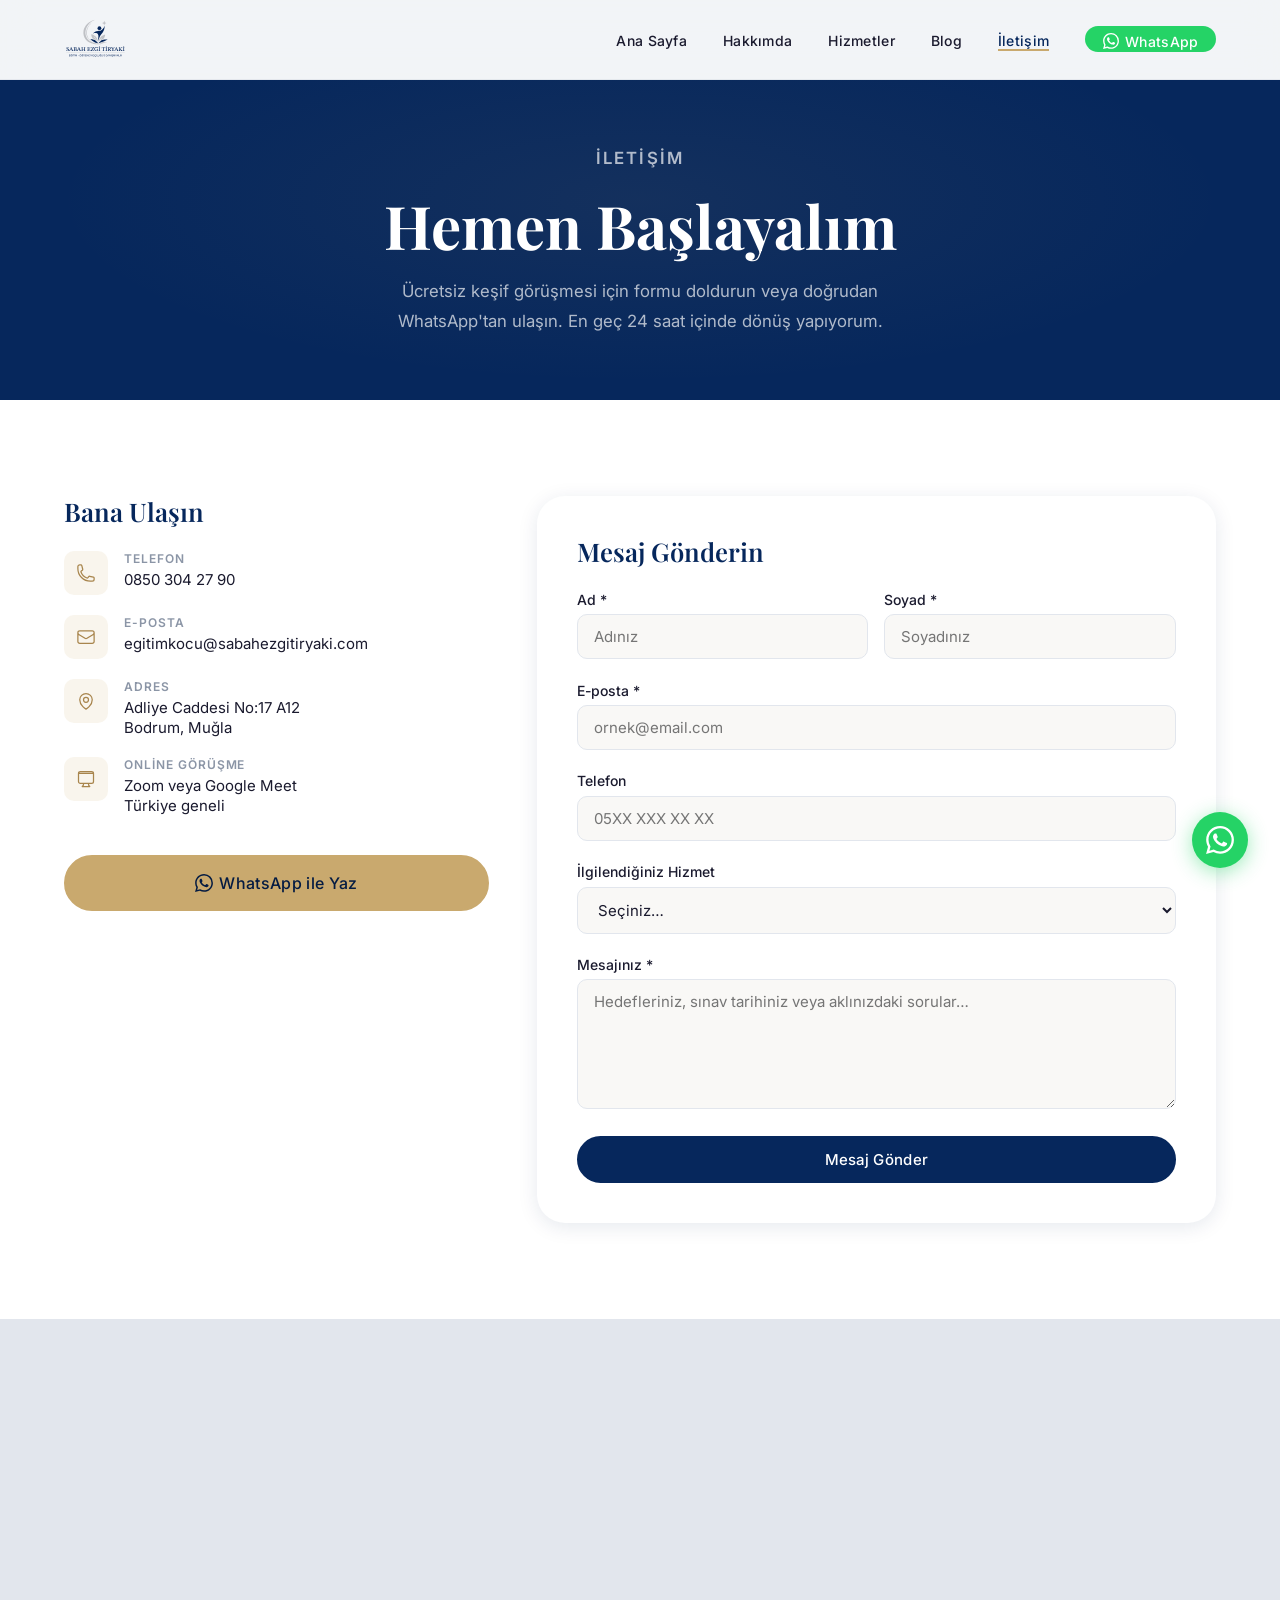
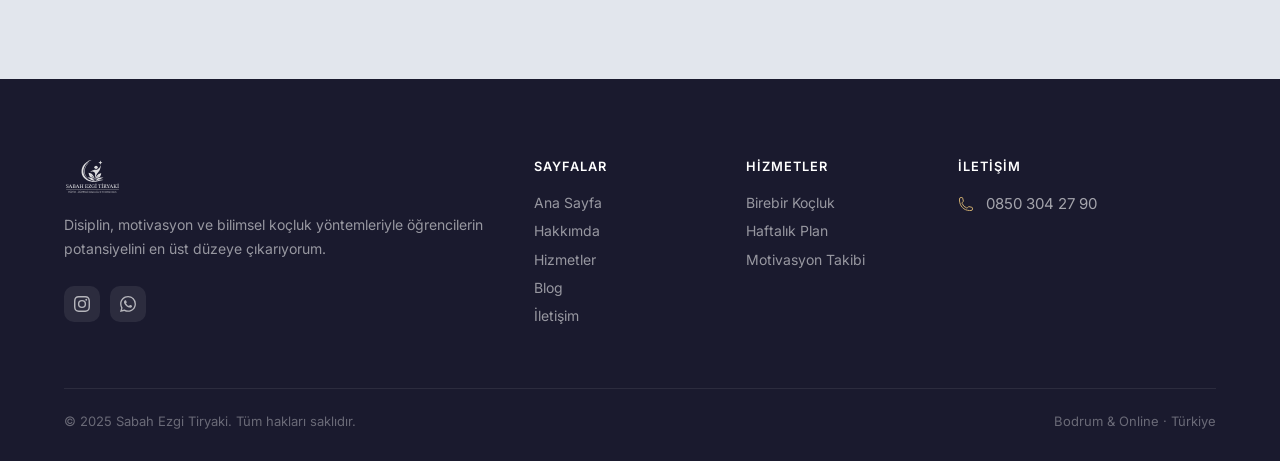
<file: iletisim.html>
<!DOCTYPE html>
<html lang="tr">
<head>
  <meta charset="UTF-8">
  <meta name="viewport" content="width=device-width, initial-scale=1.0">
  <title>İletişim — Sabah Ezgi Tiryaki</title>
  <meta name="description" content="Sabah Ezgi Tiryaki ile iletişime geçin. Bodrum'da yüz yüze veya online ücretsiz keşif görüşmesi.">
  <link rel="stylesheet" href="css/style.css">
  <link rel="icon" type="image/svg+xml" href="images/logo.svg">
</head>
<body>
<nav class="nav">
  <div class="wrap">
    <a href="index.html"><img class="nav-logo" src="images/logo.svg" alt="Sabah Ezgi Tiryaki"></a>
    <ul class="nav-links" id="nav-links">
      <li><a href="index.html">Ana Sayfa</a></li>
      <li><a href="hakkimda.html">Hakkımda</a></li>
      <li><a href="hizmetler.html">Hizmetler</a></li>
      <li><a href="blog.html">Blog</a></li>
      <li><a href="iletisim.html" class="active">İletişim</a></li>
      <li><a href="https://wa.me/908503042790" class="nav-wa" target="_blank" rel="noopener">
        <svg xmlns="http://www.w3.org/2000/svg" viewBox="0 0 24 24" fill="currentColor" style="width:16px;height:16px"><path d="M17.472 14.382c-.297-.149-1.758-.867-2.03-.967-.273-.099-.471-.148-.67.15-.197.297-.767.966-.94 1.164-.173.199-.347.223-.644.075-.297-.15-1.255-.463-2.39-1.475-.883-.788-1.48-1.761-1.653-2.059-.173-.297-.018-.458.13-.606.134-.133.298-.347.446-.52.149-.174.198-.298.298-.497.099-.198.05-.371-.025-.52-.075-.149-.669-1.612-.916-2.207-.242-.579-.487-.5-.669-.51-.173-.008-.371-.01-.57-.01-.198 0-.52.074-.792.372-.272.297-1.04 1.016-1.04 2.479 0 1.462 1.065 2.875 1.213 3.074.149.198 2.096 3.2 5.077 4.487.709.306 1.262.489 1.694.625.712.227 1.36.195 1.871.118.571-.085 1.758-.719 2.006-1.413.248-.694.248-1.289.173-1.413-.074-.124-.272-.198-.57-.347m-5.421 7.403h-.004a9.87 9.87 0 01-5.031-1.378l-.361-.214-3.741.982.998-3.648-.235-.374a9.86 9.86 0 01-1.51-5.26c.001-5.45 4.436-9.884 9.888-9.884 2.64 0 5.122 1.03 6.988 2.898a9.825 9.825 0 012.893 6.994c-.003 5.45-4.437 9.884-9.885 9.884m8.413-18.297A11.815 11.815 0 0012.05 0C5.495 0 .16 5.335.157 11.892c0 2.096.547 4.142 1.588 5.945L.057 24l6.305-1.654a11.882 11.882 0 005.683 1.448h.005c6.554 0 11.89-5.335 11.893-11.893a11.821 11.821 0 00-3.48-8.413z"/></svg>
        WhatsApp</a></li>
    </ul>
    <button class="nav-toggle" aria-label="Menüyü aç/kapat" aria-expanded="false"><span></span><span></span><span></span></button>
  </div>
</nav>

<section class="page-hero">
  <div class="wrap">
    <p class="label">İletişim</p>
    <h1>Hemen Başlayalım</h1>
    <p>Ücretsiz keşif görüşmesi için formu doldurun veya doğrudan WhatsApp'tan ulaşın. En geç 24 saat içinde dönüş yapıyorum.</p>
  </div>
</section>

<section class="section">
  <div class="wrap">
    <div class="contact-grid">
      <div class="fade">
        <h3 style="margin-bottom:1.5rem">Bana Ulaşın</h3>
        <div class="ci-list">
          <div class="ci-item">
            <div class="ci-icon">
              <svg xmlns="http://www.w3.org/2000/svg" fill="none" viewBox="0 0 24 24" stroke="currentColor" stroke-width="1.5"><path stroke-linecap="round" stroke-linejoin="round" d="M2.25 6.75c0 8.284 6.716 15 15 15h2.25a2.25 2.25 0 002.25-2.25v-1.372c0-.516-.351-.966-.852-1.091l-4.423-1.106c-.44-.11-.902.055-1.173.417l-.97 1.293c-.282.376-.769.542-1.21.38a12.035 12.035 0 01-7.143-7.143c-.162-.441.004-.928.38-1.21l1.293-.97c.363-.271.527-.734.417-1.173L6.963 3.102a1.125 1.125 0 00-1.091-.852H4.5A2.25 2.25 0 002.25 4.5v2.25z"/></svg>
            </div>
            <div>
              <span class="ci-label">Telefon</span>
              <span class="ci-val"><a href="tel:+908503042790" style="color:inherit">0850 304 27 90</a></span>
            </div>
          </div>
          <div class="ci-item">
            <div class="ci-icon">
              <svg xmlns="http://www.w3.org/2000/svg" fill="none" viewBox="0 0 24 24" stroke="currentColor" stroke-width="1.5"><path stroke-linecap="round" stroke-linejoin="round" d="M21.75 6.75v10.5a2.25 2.25 0 01-2.25 2.25h-15a2.25 2.25 0 01-2.25-2.25V6.75m19.5 0A2.25 2.25 0 0019.5 4.5h-15a2.25 2.25 0 00-2.25 2.25m19.5 0v.243a2.25 2.25 0 01-1.07 1.916l-7.5 4.615a2.25 2.25 0 01-2.36 0L3.32 8.91a2.25 2.25 0 01-1.07-1.916V6.75"/></svg>
            </div>
            <div>
              <span class="ci-label">E-posta</span>
              <span class="ci-val"><a href="mailto:egitimkocu@sabahezgitiryaki.com" style="color:inherit">egitimkocu@sabahezgitiryaki.com</a></span>
            </div>
          </div>
          <div class="ci-item">
            <div class="ci-icon">
              <svg xmlns="http://www.w3.org/2000/svg" fill="none" viewBox="0 0 24 24" stroke="currentColor" stroke-width="1.5"><path stroke-linecap="round" stroke-linejoin="round" d="M15 10.5a3 3 0 11-6 0 3 3 0 016 0z"/><path stroke-linecap="round" stroke-linejoin="round" d="M19.5 10.5c0 7.142-7.5 11.25-7.5 11.25S4.5 17.642 4.5 10.5a7.5 7.5 0 0115 0z"/></svg>
            </div>
            <div>
              <span class="ci-label">Adres</span>
              <span class="ci-val">Adliye Caddesi No:17 A12<br>Bodrum, Muğla</span>
            </div>
          </div>
          <div class="ci-item">
            <div class="ci-icon">
              <svg xmlns="http://www.w3.org/2000/svg" fill="none" viewBox="0 0 24 24" stroke="currentColor" stroke-width="1.5"><path stroke-linecap="round" stroke-linejoin="round" d="M9 17.25v1.007a3 3 0 01-.879 2.122L7.5 21h9l-.621-.621A3 3 0 0115 18.257V17.25m6-12V15a2.25 2.25 0 01-2.25 2.25H5.25A2.25 2.25 0 013 15V5.25m18 0A2.25 2.25 0 0018.75 3H5.25A2.25 2.25 0 003 5.25m18 0H3"/></svg>
            </div>
            <div>
              <span class="ci-label">Online Görüşme</span>
              <span class="ci-val">Zoom veya Google Meet<br>Türkiye geneli</span>
            </div>
          </div>
        </div>
        <a href="https://wa.me/908503042790?text=Merhaba%20Sabah%20Ezgi%20Han%C4%B1m%2C%20%C3%BCcretsiz%20ke%C5%9Fif%20g%C3%B6r%C3%BC%C5%9Fmesi%20hakk%C4%B1nda%20bilgi%20almak%20istiyorum." 
           class="btn btn-gold btn-lg" target="_blank" rel="noopener" style="width:100%;justify-content:center;margin-top:.5rem">
          <svg xmlns="http://www.w3.org/2000/svg" viewBox="0 0 24 24" fill="currentColor" style="width:18px;height:18px"><path d="M17.472 14.382c-.297-.149-1.758-.867-2.03-.967-.273-.099-.471-.148-.67.15-.197.297-.767.966-.94 1.164-.173.199-.347.223-.644.075-.297-.15-1.255-.463-2.39-1.475-.883-.788-1.48-1.761-1.653-2.059-.173-.297-.018-.458.13-.606.134-.133.298-.347.446-.52.149-.174.198-.298.298-.497.099-.198.05-.371-.025-.52-.075-.149-.669-1.612-.916-2.207-.242-.579-.487-.5-.669-.51-.173-.008-.371-.01-.57-.01-.198 0-.52.074-.792.372-.272.297-1.04 1.016-1.04 2.479 0 1.462 1.065 2.875 1.213 3.074.149.198 2.096 3.2 5.077 4.487.709.306 1.262.489 1.694.625.712.227 1.36.195 1.871.118.571-.085 1.758-.719 2.006-1.413.248-.694.248-1.289.173-1.413-.074-.124-.272-.198-.57-.347m-5.421 7.403h-.004a9.87 9.87 0 01-5.031-1.378l-.361-.214-3.741.982.998-3.648-.235-.374a9.86 9.86 0 01-1.51-5.26c.001-5.45 4.436-9.884 9.888-9.884 2.64 0 5.122 1.03 6.988 2.898a9.825 9.825 0 012.893 6.994c-.003 5.45-4.437 9.884-9.885 9.884m8.413-18.297A11.815 11.815 0 0012.05 0C5.495 0 .16 5.335.157 11.892c0 2.096.547 4.142 1.588 5.945L.057 24l6.305-1.654a11.882 11.882 0 005.683 1.448h.005c6.554 0 11.89-5.335 11.893-11.893a11.821 11.821 0 00-3.48-8.413z"/></svg>
          WhatsApp ile Yaz
        </a>
      </div>

      <div class="contact-form fade d1">
        <h3 style="margin-bottom:1.5rem">Mesaj Gönderin</h3>
        <form id="contact-form" novalidate>
          <div class="form-row-2">
            <div class="fg">
              <label for="ad">Ad *</label>
              <input type="text" id="ad" name="ad" placeholder="Adınız" required>
            </div>
            <div class="fg">
              <label for="soyad">Soyad *</label>
              <input type="text" id="soyad" name="soyad" placeholder="Soyadınız" required>
            </div>
          </div>
          <div class="fg">
            <label for="email">E-posta *</label>
            <input type="email" id="email" name="email" placeholder="ornek@email.com" required>
          </div>
          <div class="fg">
            <label for="telefon">Telefon</label>
            <input type="tel" id="telefon" name="telefon" placeholder="05XX XXX XX XX">
          </div>
          <div class="fg">
            <label for="hizmet">İlgilendiğiniz Hizmet</label>
            <select id="hizmet" name="hizmet">
              <option value="">Seçiniz…</option>
              <option>Birebir Koçluk</option>
              <option>Haftalık Çalışma Planı</option>
              <option>Motivasyon & Disiplin Takibi</option>
              <option>Ücretsiz Keşif Görüşmesi</option>
            </select>
          </div>
          <div class="fg">
            <label for="mesaj">Mesajınız *</label>
            <textarea id="mesaj" name="mesaj" placeholder="Hedefleriniz, sınav tarihiniz veya aklınızdaki sorular…" required></textarea>
          </div>
          <button type="submit" class="btn btn-navy" style="width:100%;justify-content:center">
            Mesaj Gönder
          </button>
        </form>
      </div>
    </div>
  </div>
</section>

<!-- MAP -->
<div style="height:360px;background:#e2e6ed;position:relative;overflow:hidden">
  <iframe
    src="https://www.google.com/maps/embed?pb=!1m18!1m12!1m3!1d3166.5!2d27.4333!3d37.0333!2m3!1f0!2f0!3f0!3m2!1i1024!2i768!4f13.1!3m3!1m2!1s0x0%3A0x0!2zMzfCsDAyJzAwLjAiTiAyN8KwMjYnMDAuMCJF!5e0!3m2!1str!2str!4v1"
    width="100%" height="360" style="border:0;display:block" allowfullscreen loading="lazy" title="Harita">
  </iframe>
</div>

<footer class="footer">
  <div class="wrap">
    <div class="footer-grid">
      <div class="footer-brand">
        <img class="footer-logo" src="images/logo.svg" alt="Sabah Ezgi Tiryaki">
        <p>Disiplin, motivasyon ve bilimsel koçluk yöntemleriyle öğrencilerin potansiyelini en üst düzeye çıkarıyorum.</p>
        <div class="socials">
          <a href="https://www.instagram.com/egitimkocusabahezgitiryaki" class="social-a" aria-label="Instagram" target="_blank" rel="noopener"><svg xmlns="http://www.w3.org/2000/svg" viewBox="0 0 24 24" fill="currentColor"><path d="M12 2.163c3.204 0 3.584.012 4.85.07 3.252.148 4.771 1.691 4.919 4.919.058 1.265.069 1.645.069 4.849 0 3.205-.012 3.584-.069 4.849-.149 3.225-1.664 4.771-4.919 4.919-1.266.058-1.644.07-4.85.07-3.204 0-3.584-.012-4.849-.07-3.26-.149-4.771-1.699-4.919-4.92-.058-1.265-.07-1.644-.07-4.849 0-3.204.013-3.583.07-4.849.149-3.227 1.664-4.771 4.919-4.919 1.266-.057 1.645-.069 4.849-.069zM12 0C8.741 0 8.333.014 7.053.072 2.695.272.273 2.69.073 7.052.014 8.333 0 8.741 0 12c0 3.259.014 3.668.072 4.948.2 4.358 2.618 6.78 6.98 6.98C8.333 23.986 8.741 24 12 24c3.259 0 3.668-.014 4.948-.072 4.354-.2 6.782-2.618 6.979-6.98.059-1.28.073-1.689.073-4.948 0-3.259-.014-3.667-.072-4.947-.196-4.354-2.617-6.78-6.979-6.98C15.668.014 15.259 0 12 0zm0 5.838a6.162 6.162 0 100 12.324 6.162 6.162 0 000-12.324zM12 16a4 4 0 110-8 4 4 0 010 8zm6.406-11.845a1.44 1.44 0 100 2.881 1.44 1.44 0 000-2.881z"/></svg></a>
          <a href="https://wa.me/908503042790" class="social-a" target="_blank" rel="noopener" aria-label="WhatsApp"><svg xmlns="http://www.w3.org/2000/svg" viewBox="0 0 24 24" fill="currentColor"><path d="M17.472 14.382c-.297-.149-1.758-.867-2.03-.967-.273-.099-.471-.148-.67.15-.197.297-.767.966-.94 1.164-.173.199-.347.223-.644.075-.297-.15-1.255-.463-2.39-1.475-.883-.788-1.48-1.761-1.653-2.059-.173-.297-.018-.458.13-.606.134-.133.298-.347.446-.52.149-.174.198-.298.298-.497.099-.198.05-.371-.025-.52-.075-.149-.669-1.612-.916-2.207-.242-.579-.487-.5-.669-.51-.173-.008-.371-.01-.57-.01-.198 0-.52.074-.792.372-.272.297-1.04 1.016-1.04 2.479 0 1.462 1.065 2.875 1.213 3.074.149.198 2.096 3.2 5.077 4.487.709.306 1.262.489 1.694.625.712.227 1.36.195 1.871.118.571-.085 1.758-.719 2.006-1.413.248-.694.248-1.289.173-1.413-.074-.124-.272-.198-.57-.347m-5.421 7.403h-.004a9.87 9.87 0 01-5.031-1.378l-.361-.214-3.741.982.998-3.648-.235-.374a9.86 9.86 0 01-1.51-5.26c.001-5.45 4.436-9.884 9.888-9.884 2.64 0 5.122 1.03 6.988 2.898a9.825 9.825 0 012.893 6.994c-.003 5.45-4.437 9.884-9.885 9.884m8.413-18.297A11.815 11.815 0 0012.05 0C5.495 0 .16 5.335.157 11.892c0 2.096.547 4.142 1.588 5.945L.057 24l6.305-1.654a11.882 11.882 0 005.683 1.448h.005c6.554 0 11.89-5.335 11.893-11.893a11.821 11.821 0 00-3.48-8.413z"/></svg></a>
        </div>
      </div>
      <div class="footer-col"><h5>Sayfalar</h5><nav class="f-links"><a href="index.html">Ana Sayfa</a><a href="hakkimda.html">Hakkımda</a><a href="hizmetler.html">Hizmetler</a><a href="blog.html">Blog</a><a href="iletisim.html">İletişim</a></nav></div>
      <div class="footer-col"><h5>Hizmetler</h5><nav class="f-links"><a href="hizmetler.html#birebir">Birebir Koçluk</a><a href="hizmetler.html#planlama">Haftalık Plan</a><a href="hizmetler.html#motivasyon">Motivasyon Takibi</a></nav></div>
      <div class="footer-col"><h5>İletişim</h5><div class="f-contact-item"><svg xmlns="http://www.w3.org/2000/svg" fill="none" viewBox="0 0 24 24" stroke="currentColor" stroke-width="1.5" style="width:16px;height:16px;flex-shrink:0;color:#C9A96E"><path stroke-linecap="round" stroke-linejoin="round" d="M2.25 6.75c0 8.284 6.716 15 15 15h2.25a2.25 2.25 0 002.25-2.25v-1.372c0-.516-.351-.966-.852-1.091l-4.423-1.106c-.44-.11-.902.055-1.173.417l-.97 1.293c-.282.376-.769.542-1.21.38a12.035 12.035 0 01-7.143-7.143c-.162-.441.004-.928.38-1.21l1.293-.97c.363-.271.527-.734.417-1.173L6.963 3.102a1.125 1.125 0 00-1.091-.852H4.5A2.25 2.25 0 002.25 4.5v2.25z"/></svg><span class="ci-val">0850 304 27 90</span></div></div>
    </div>
    <div class="footer-bottom">
      <span>© 2025 Sabah Ezgi Tiryaki. Tüm hakları saklıdır.</span>
      <span>Bodrum & Online · Türkiye</span>
    </div>
  </div>
</footer>

<a href="https://wa.me/908503042790" class="wa-float" target="_blank" rel="noopener" aria-label="WhatsApp">
  <svg xmlns="http://www.w3.org/2000/svg" viewBox="0 0 24 24" fill="currentColor"><path d="M17.472 14.382c-.297-.149-1.758-.867-2.03-.967-.273-.099-.471-.148-.67.15-.197.297-.767.966-.94 1.164-.173.199-.347.223-.644.075-.297-.15-1.255-.463-2.39-1.475-.883-.788-1.48-1.761-1.653-2.059-.173-.297-.018-.458.13-.606.134-.133.298-.347.446-.52.149-.174.198-.298.298-.497.099-.198.05-.371-.025-.52-.075-.149-.669-1.612-.916-2.207-.242-.579-.487-.5-.669-.51-.173-.008-.371-.01-.57-.01-.198 0-.52.074-.792.372-.272.297-1.04 1.016-1.04 2.479 0 1.462 1.065 2.875 1.213 3.074.149.198 2.096 3.2 5.077 4.487.709.306 1.262.489 1.694.625.712.227 1.36.195 1.871.118.571-.085 1.758-.719 2.006-1.413.248-.694.248-1.289.173-1.413-.074-.124-.272-.198-.57-.347m-5.421 7.403h-.004a9.87 9.87 0 01-5.031-1.378l-.361-.214-3.741.982.998-3.648-.235-.374a9.86 9.86 0 01-1.51-5.26c.001-5.45 4.436-9.884 9.888-9.884 2.64 0 5.122 1.03 6.988 2.898a9.825 9.825 0 012.893 6.994c-.003 5.45-4.437 9.884-9.885 9.884m8.413-18.297A11.815 11.815 0 0012.05 0C5.495 0 .16 5.335.157 11.892c0 2.096.547 4.142 1.588 5.945L.057 24l6.305-1.654a11.882 11.882 0 005.683 1.448h.005c6.554 0 11.89-5.335 11.893-11.893a11.821 11.821 0 00-3.48-8.413z"/></svg>
</a>
<script src="js/main.js"></script>
<script src="js/dynamic.js"></script>
</body>
</html>
</file>
<file: css/style.css>
/* ============================================================
   SABAH EZGİ TİRYAKİ — Eğitim Koçluğu
   Design System v1.0
   Palette: Navy #06275c · Gold #C9A96E · Silver #bfc1c5
   Type: Playfair Display (display) + Inter (body)
   ============================================================ */

@import url('https://fonts.googleapis.com/css2?family=Playfair+Display:ital,wght@0,400;0,600;0,700;1,400&family=Inter:wght@300;400;500;600&display=swap');

/* ─── Tokens ─────────────────────────────────────────────── */
:root {
  --navy:        #06275c;
  --navy-dark:   #041b42;
  --navy-hover:  #0a3a8a;
  --gold:        #C9A96E;
  --gold-dark:   #a8854d;
  --gold-light:  #e8d5a3;
  --silver:      #bfc1c5;
  --bg:          #F9F8F6;
  --white:       #ffffff;
  --text:        #1a1a2e;
  --muted:       #5a6275;
  --light:       #8b95a6;
  --border:      #e2e6ed;

  --sans: 'Inter', -apple-system, BlinkMacSystemFont, sans-serif;
  --serif: 'Playfair Display', Georgia, 'Times New Roman', serif;

  --r-sm: 6px;
  --r:    10px;
  --r-lg: 18px;
  --r-xl: 28px;
  --r-full: 9999px;

  --sh-sm: 0 1px 4px rgba(6,39,92,.07);
  --sh:    0 4px 20px rgba(6,39,92,.10);
  --sh-lg: 0 12px 48px rgba(6,39,92,.15);
  --sh-xl: 0 24px 72px rgba(6,39,92,.18);

  --nav-h: 80px;
  --max-w: 1200px;
  --t: .25s ease;
  --t-slow: .4s ease;
}

/* ─── Reset ──────────────────────────────────────────────── */
*, *::before, *::after { box-sizing: border-box; margin: 0; padding: 0; }
html { font-size: 16px; scroll-behavior: smooth; -webkit-text-size-adjust: 100%; }
body {
  font-family: var(--sans);
  color: var(--text);
  background: var(--white);
  overflow-x: hidden;
  -webkit-font-smoothing: antialiased;
}
img { max-width: 100%; height: auto; display: block; }
a { color: inherit; text-decoration: none; }
ul { list-style: none; }
button { cursor: pointer; border: none; background: none; font-family: inherit; }
input, textarea, select { font-family: inherit; }

/* ─── Typography ─────────────────────────────────────────── */
h1,h2,h3,h4,h5,h6 { font-family: var(--serif); line-height: 1.2; color: var(--navy); }
h1 { font-size: clamp(2.25rem, 5vw, 3.75rem); font-weight: 700; }
h2 { font-size: clamp(1.75rem, 3vw, 2.5rem); font-weight: 600; }
h3 { font-size: clamp(1.2rem, 2vw, 1.6rem); font-weight: 600; }
h4 { font-size: 1.2rem; font-weight: 600; }
p  { line-height: 1.75; }

.display {
  font-family: var(--serif);
  font-size: clamp(2.8rem, 5.5vw, 4.2rem);
  font-weight: 700;
  line-height: 1.1;
  letter-spacing: -.02em;
}
.label {
  font-size: .75rem;
  font-weight: 600;
  letter-spacing: .12em;
  text-transform: uppercase;
  color: var(--gold);
}
.lead {
  font-size: clamp(1rem, 1.5vw, 1.15rem);
  font-weight: 300;
  line-height: 1.85;
  color: var(--muted);
}

/* ─── Layout ─────────────────────────────────────────────── */
.wrap {
  width: 100%;
  max-width: var(--max-w);
  margin: 0 auto;
  padding: 0 1.5rem;
}
.wrap-sm { max-width: 820px; margin: 0 auto; padding: 0 1.5rem; }

.section      { padding: 6rem 0; }
.section-sm   { padding: 4rem 0; }
.section-lg   { padding: 8rem 0; }
.section-bg   { background: var(--bg); }
.section-navy { background: var(--navy); }

/* ─── Navbar ─────────────────────────────────────────────── */
.nav {
  position: fixed;
  top: 0; left: 0; right: 0;
  z-index: 1000;
  height: var(--nav-h);
  background: rgba(255,255,255,.95);
  backdrop-filter: blur(16px);
  -webkit-backdrop-filter: blur(16px);
  border-bottom: 1px solid rgba(6,39,92,.06);
  transition: box-shadow var(--t);
}
.nav.scrolled { box-shadow: var(--sh); }
.nav .wrap { height: 100%; display: flex; align-items: center; justify-content: space-between; }

.nav-logo { height: 42px; width: auto; }

.nav-links {
  display: flex;
  align-items: center;
  gap: 2.25rem;
}
.nav-links a {
  font-size: .875rem;
  font-weight: 500;
  color: var(--text);
  letter-spacing: .02em;
  position: relative;
  padding-bottom: 2px;
  transition: color var(--t);
}
.nav-links a::after {
  content: '';
  position: absolute;
  bottom: 0; left: 0;
  width: 0; height: 1.5px;
  background: var(--gold);
  transition: width var(--t);
}
.nav-links a:hover,
.nav-links a.active { color: var(--navy); }
.nav-links a:hover::after,
.nav-links a.active::after { width: 100%; }

.nav-wa {
  display: inline-flex;
  align-items: center;
  gap: .4rem;
  background: #25D366;
  color: #fff !important;
  padding: .45rem 1.1rem;
  border-radius: var(--r-full);
  font-size: .875rem;
  font-weight: 500;
  transition: opacity var(--t), transform var(--t);
}
.nav-wa:hover { opacity: .9; transform: translateY(-1px); }
.nav-wa::after { display: none !important; }
.nav-wa svg { width: 16px; height: 16px; }

.nav-toggle {
  display: none;
  flex-direction: column;
  gap: 5px;
  padding: .4rem;
}
.nav-toggle span {
  display: block;
  width: 24px; height: 2px;
  background: var(--navy);
  border-radius: 2px;
  transition: all var(--t);
}
.nav-toggle.open span:nth-child(1) { transform: translateY(7px) rotate(45deg); }
.nav-toggle.open span:nth-child(2) { opacity: 0; }
.nav-toggle.open span:nth-child(3) { transform: translateY(-7px) rotate(-45deg); }

/* ─── Buttons ────────────────────────────────────────────── */
.btn {
  display: inline-flex;
  align-items: center;
  gap: .4rem;
  padding: .75rem 2rem;
  border-radius: var(--r-full);
  font-size: .9375rem;
  font-weight: 500;
  letter-spacing: .02em;
  border: 2px solid transparent;
  transition: all var(--t);
  cursor: pointer;
  white-space: nowrap;
}
.btn-gold {
  background: var(--gold);
  color: var(--navy-dark);
  border-color: var(--gold);
}
.btn-gold:hover {
  background: var(--gold-dark);
  border-color: var(--gold-dark);
  transform: translateY(-2px);
  box-shadow: 0 8px 24px rgba(201,169,110,.4);
}
.btn-ghost {
  background: transparent;
  color: rgba(255,255,255,.9);
  border-color: rgba(255,255,255,.4);
}
.btn-ghost:hover {
  background: rgba(255,255,255,.1);
  border-color: rgba(255,255,255,.8);
}
.btn-navy {
  background: var(--navy);
  color: #fff;
  border-color: var(--navy);
}
.btn-navy:hover {
  background: var(--navy-dark);
  border-color: var(--navy-dark);
  transform: translateY(-2px);
  box-shadow: var(--sh-lg);
}
.btn-lg { padding: 1rem 2.5rem; font-size: 1rem; }

/* ─── Hero ───────────────────────────────────────────────── */
.hero {
  display: grid;
  grid-template-columns: 55% 45%;
  min-height: 100vh;
  padding-top: var(--nav-h);
  background: var(--navy);
  overflow: hidden;
  position: relative;
}
.hero::after {
  content: '';
  position: absolute;
  inset: 0;
  background: radial-gradient(ellipse at 60% 40%, rgba(201,169,110,.07) 0%, transparent 65%);
  pointer-events: none;
}
.hero-left {
  display: flex;
  flex-direction: column;
  justify-content: center;
  padding: 5rem 3rem 5rem max(3rem, calc((100vw - var(--max-w))/2 + 1.5rem));
  position: relative;
  z-index: 1;
}
.hero-eyebrow {
  display: flex;
  align-items: center;
  gap: .75rem;
  margin-bottom: 1.5rem;
}
.hero-eyebrow::before {
  content: '';
  display: block;
  width: 36px; height: 1.5px;
  background: var(--gold);
}
.hero-h1 {
  font-family: var(--serif);
  font-size: clamp(2.4rem, 4.5vw, 3.8rem);
  font-weight: 700;
  color: #fff;
  line-height: 1.12;
  margin-bottom: 1.5rem;
}
.hero-h1 em { font-style: italic; color: var(--gold); }
.hero-sub {
  font-size: 1.0625rem;
  font-weight: 300;
  color: rgba(255,255,255,.72);
  line-height: 1.85;
  max-width: 480px;
  margin-bottom: 2.5rem;
}
.hero-actions { display: flex; gap: 1rem; flex-wrap: wrap; }
.hero-stats {
  display: flex;
  gap: 2.5rem;
  margin-top: 3rem;
  padding-top: 2rem;
  border-top: 1px solid rgba(255,255,255,.12);
}
.hero-stat-n {
  font-family: var(--serif);
  font-size: 1.875rem;
  font-weight: 700;
  color: var(--gold);
  line-height: 1;
}
.hero-stat-l {
  font-size: .8125rem;
  color: rgba(255,255,255,.55);
  margin-top: 4px;
}

.hero-right {
  position: relative;
  overflow: hidden;
}
.hero-right::before {
  content: '';
  position: absolute;
  inset: 0;
  background: linear-gradient(to right, var(--navy) 0%, rgba(6,39,92,.4) 35%, transparent 100%);
  z-index: 1;
}
.hero-img {
  width: 100%;
  height: 100%;
  object-fit: cover;
  object-position: center 20%;
}
.hero-card {
  position: absolute;
  bottom: 2rem;
  right: 1.5rem;
  left: 3rem;
  z-index: 2;
  background: rgba(255,255,255,.08);
  backdrop-filter: blur(20px);
  -webkit-backdrop-filter: blur(20px);
  border: 1px solid rgba(255,255,255,.15);
  border-radius: var(--r-lg);
  padding: 1.1rem 1.4rem;
}
.hero-card-name { font-family: var(--serif); font-size: 1.05rem; color: #fff; font-weight: 600; }
.hero-card-title { font-size: .8rem; color: var(--gold-light); margin-top: 3px; }

/* ─── Section header ─────────────────────────────────────── */
.sec-head { text-align: center; margin-bottom: 4rem; }
.sec-head .label { margin-bottom: .75rem; }
.sec-head h2 { margin-bottom: 1rem; }
.sec-head p { color: var(--muted); max-width: 580px; margin: 0 auto; }

/* ─── About preview ──────────────────────────────────────── */
.about-grid {
  display: grid;
  grid-template-columns: 5fr 7fr;
  gap: 4rem;
  align-items: center;
}
.about-img-wrap { position: relative; }
.about-img {
  width: 100%;
  aspect-ratio: 3/4;
  object-fit: cover;
  object-position: center top;
  border-radius: var(--r-xl);
}
.about-badge {
  position: absolute;
  bottom: 1.5rem;
  right: -1.5rem;
  background: var(--navy);
  padding: 1.2rem 1.5rem;
  border-radius: var(--r-lg);
  text-align: center;
  box-shadow: var(--sh-lg);
}
.about-badge-n {
  font-family: var(--serif);
  font-size: 2rem;
  font-weight: 700;
  color: var(--gold);
  line-height: 1;
}
.about-badge-l { font-size: .7rem; color: rgba(255,255,255,.75); margin-top: 4px; }

.about-text .label { margin-bottom: .75rem; }
.about-text h2 { margin-bottom: 1.25rem; }
.about-text p { color: var(--muted); margin-bottom: 1rem; }

.creds { display: flex; flex-direction: column; gap: .75rem; margin: 1.75rem 0; }
.cred {
  display: flex;
  align-items: center;
  gap: .75rem;
  font-size: .9375rem;
  color: var(--text);
}
.cred-dot {
  width: 8px; height: 8px;
  border-radius: 50%;
  background: var(--gold);
  flex-shrink: 0;
}

/* ─── Services ───────────────────────────────────────────── */
.srv-cards {
  display: grid;
  grid-template-columns: repeat(3, 1fr);
  gap: 1.5rem;
}
.srv-card {
  background: var(--white);
  border: 1px solid var(--border);
  border-radius: var(--r-xl);
  overflow: hidden;
  transition: all var(--t-slow);
}
.srv-card:hover {
  transform: translateY(-6px);
  box-shadow: var(--sh-xl);
  border-color: transparent;
}
.srv-card img {
  width: 100%;
  aspect-ratio: 4/3;
  object-fit: cover;
}
.srv-body { padding: 1.6rem; }
.srv-icon {
  width: 46px; height: 46px;
  background: rgba(201,169,110,.12);
  border-radius: var(--r);
  display: flex;
  align-items: center;
  justify-content: center;
  color: var(--gold-dark);
  margin-bottom: 1rem;
}
.srv-icon svg { width: 22px; height: 22px; }
.srv-card h3 { font-size: 1.2rem; margin-bottom: .6rem; }
.srv-card p { font-size: .9375rem; color: var(--muted); line-height: 1.7; margin-bottom: 1.1rem; }
.srv-link {
  display: inline-flex;
  align-items: center;
  gap: .4rem;
  font-size: .875rem;
  font-weight: 600;
  color: var(--navy);
  transition: gap var(--t), color var(--t);
}
.srv-link:hover { gap: .7rem; color: var(--gold-dark); }
.srv-link svg { width: 15px; height: 15px; }

/* ─── Credentials strip ──────────────────────────────────── */
.strip { background: var(--navy); padding: 3.5rem 0; }
.strip-grid {
  display: grid;
  grid-template-columns: repeat(4, 1fr);
  gap: 2rem;
  text-align: center;
  divide-x: 1px solid rgba(255,255,255,.1);
}
.strip-item + .strip-item {
  border-left: 1px solid rgba(255,255,255,.1);
}
.strip-n {
  font-family: var(--serif);
  font-size: 2.5rem;
  font-weight: 700;
  color: var(--gold);
  line-height: 1;
}
.strip-l { font-size: .875rem; color: rgba(255,255,255,.65); margin-top: .5rem; }

/* ─── Blog cards ─────────────────────────────────────────── */
.blog-cards {
  display: grid;
  grid-template-columns: repeat(3, 1fr);
  gap: 1.5rem;
}
.blog-card {
  background: var(--white);
  border-radius: var(--r-lg);
  overflow: hidden;
  box-shadow: var(--sh-sm);
  transition: all var(--t-slow);
}
.blog-card:hover { transform: translateY(-4px); box-shadow: var(--sh-lg); }
.blog-card img { width: 100%; aspect-ratio: 4/3; object-fit: cover; }
.blog-body { padding: 1.5rem; }
.blog-cat {
  font-size: .7rem;
  font-weight: 700;
  letter-spacing: .1em;
  text-transform: uppercase;
  color: var(--gold-dark);
  margin-bottom: .6rem;
}
.blog-card h3 { font-size: 1.05rem; line-height: 1.4; margin-bottom: .6rem; }
.blog-card p { font-size: .875rem; color: var(--muted); line-height: 1.7; margin-bottom: 1rem; }
.blog-meta { font-size: .8rem; color: var(--light); display: flex; gap: .6rem; align-items: center; }
.blog-meta-dot { width: 3px; height: 3px; border-radius: 50%; background: var(--light); flex-shrink: 0; }

/* ─── CTA Banner ─────────────────────────────────────────── */
.cta-banner {
  background: linear-gradient(135deg, var(--navy) 0%, var(--navy-dark) 100%);
  padding: 6rem 0;
  text-align: center;
  position: relative;
  overflow: hidden;
}
.cta-banner::before {
  content: '';
  position: absolute;
  inset: 0;
  background: radial-gradient(ellipse at center, rgba(201,169,110,.08) 0%, transparent 65%);
}
.cta-banner .wrap { position: relative; }
.cta-banner h2 { color: #fff; margin-bottom: 1rem; }
.cta-banner p { color: rgba(255,255,255,.68); max-width: 480px; margin: 0 auto 2.5rem; }
.btn-row { display: flex; justify-content: center; gap: 1rem; flex-wrap: wrap; }

/* ─── Footer ─────────────────────────────────────────────── */
.footer {
  background: var(--text);
  color: rgba(255,255,255,.8);
  padding: 5rem 0 2rem;
}
.footer-grid {
  display: grid;
  grid-template-columns: 2.5fr 1fr 1fr 1.5fr;
  gap: 2.5rem;
  margin-bottom: 4rem;
}
.footer-logo { height: 38px; filter: brightness(0) invert(1); opacity: .85; margin-bottom: 1rem; }
.footer-brand p { font-size: .875rem; color: rgba(255,255,255,.55); line-height: 1.75; margin-bottom: 1.5rem; }
.socials { display: flex; gap: .6rem; }
.social-a {
  width: 36px; height: 36px;
  border-radius: var(--r);
  background: rgba(255,255,255,.08);
  display: flex;
  align-items: center;
  justify-content: center;
  color: rgba(255,255,255,.65);
  font-size: .875rem;
  transition: all var(--t);
}
.social-a:hover { background: var(--gold); color: var(--navy); }
.social-a svg { width: 16px; height: 16px; }
.footer-col h5 {
  font-family: var(--sans);
  color: #fff;
  font-size: .8rem;
  font-weight: 600;
  letter-spacing: .08em;
  text-transform: uppercase;
  margin-bottom: 1.25rem;
}
.f-links { display: flex; flex-direction: column; gap: .7rem; }
.f-links a { font-size: .875rem; color: rgba(255,255,255,.55); transition: color var(--t); }
.f-links a:hover { color: var(--gold); }
.f-contact-item {
  display: flex;
  gap: .75rem;
  align-items: flex-start;
  font-size: .875rem;
  color: rgba(255,255,255,.55);
  margin-bottom: .75rem;
}
.f-contact-item svg { flex-shrink: 0; margin-top: 2px; color: var(--gold); width: 16px; height: 16px; }
.footer-bottom {
  border-top: 1px solid rgba(255,255,255,.08);
  padding-top: 1.5rem;
  display: flex;
  justify-content: space-between;
  align-items: center;
  font-size: .8125rem;
  color: rgba(255,255,255,.35);
}

/* ─── Page hero (inner pages) ────────────────────────────── */
.page-hero {
  background: var(--navy);
  padding: calc(var(--nav-h) + 4rem) 0 4rem;
  text-align: center;
  position: relative;
  overflow: hidden;
}
.page-hero::before {
  content: '';
  position: absolute;
  inset: 0;
  background: radial-gradient(ellipse at center, rgba(201,169,110,.07) 0%, transparent 65%);
}
.page-hero .wrap { position: relative; }
.page-hero .label { margin-bottom: 1rem; }
.page-hero h1 { color: #fff; margin-bottom: 1rem; }
.page-hero p { color: rgba(255,255,255,.68); max-width: 580px; margin: 0 auto; font-size: 1.05rem; }

/* ─── About page ─────────────────────────────────────────── */
.about-split {
  display: grid;
  grid-template-columns: 5fr 7fr;
  gap: 4rem;
  align-items: start;
}
.about-photo-box { position: relative; }
.about-photo {
  width: 100%;
  aspect-ratio: 3/4;
  object-fit: cover;
  object-position: center top;
  border-radius: var(--r-xl);
}
.about-photo-box::after {
  content: '';
  position: absolute;
  inset: -8px;
  border: 2px solid var(--gold);
  border-radius: calc(var(--r-xl) + 8px);
  opacity: .35;
  pointer-events: none;
}
.timeline { padding-left: 2.5rem; position: relative; }
.timeline::before {
  content: '';
  position: absolute;
  left: 0; top: 0; bottom: 0;
  width: 2px;
  background: linear-gradient(to bottom, var(--gold), var(--silver) 80%, transparent);
}
.tl-item { position: relative; padding-bottom: 2rem; }
.tl-item::before {
  content: '';
  position: absolute;
  left: -2.5rem;
  top: 6px;
  transform: translateX(-5px);
  width: 12px; height: 12px;
  border-radius: 50%;
  background: var(--gold);
  border: 2px solid #fff;
  box-shadow: 0 0 0 2px var(--gold);
}
.tl-year { font-size: .72rem; font-weight: 700; letter-spacing: .1em; text-transform: uppercase; color: var(--gold-dark); margin-bottom: 3px; }
.tl-item h4 { color: var(--navy); margin-bottom: 2px; font-size: 1rem; }
.tl-item p { font-size: .875rem; color: var(--muted); }

/* ─── Services page ──────────────────────────────────────── */
.srv-detail { padding: 5rem 0; }
.srv-detail.bg { background: var(--bg); }
.srv-detail-grid {
  display: grid;
  grid-template-columns: 1fr 1fr;
  gap: 4rem;
  align-items: center;
}
.srv-detail-grid.rev { direction: rtl; }
.srv-detail-grid.rev > * { direction: ltr; }
.srv-detail-img { border-radius: var(--r-xl); overflow: hidden; }
.srv-detail-img img { width: 100%; aspect-ratio: 4/3; object-fit: cover; }
.srv-detail-text .label { margin-bottom: .75rem; }
.srv-detail-text h2 { margin-bottom: 1.25rem; }
.srv-detail-text p { color: var(--muted); margin-bottom: 1rem; font-size: 1.05rem; }
.feat-list { display: flex; flex-direction: column; gap: .7rem; margin: 1.5rem 0; }
.feat-list li {
  display: flex;
  align-items: flex-start;
  gap: .75rem;
  font-size: .9375rem;
}
.feat-list li::before {
  content: '✓';
  display: flex;
  align-items: center;
  justify-content: center;
  width: 22px; height: 22px;
  border-radius: 50%;
  background: rgba(201,169,110,.15);
  color: var(--gold-dark);
  font-size: .7rem;
  font-weight: 800;
  flex-shrink: 0;
  margin-top: 1px;
}

/* ─── FAQ ────────────────────────────────────────────────── */
.faq-list { display: flex; flex-direction: column; gap: .75rem; }
.faq-item { border: 1px solid var(--border); border-radius: var(--r-lg); overflow: hidden; }
.faq-q {
  width: 100%;
  display: flex;
  justify-content: space-between;
  align-items: center;
  padding: 1.25rem 1.5rem;
  font-size: .9375rem;
  font-weight: 500;
  color: var(--navy);
  background: none;
  text-align: left;
  cursor: pointer;
  transition: background var(--t);
  gap: 1rem;
}
.faq-q:hover { background: var(--bg); }
.faq-q.open { background: var(--navy); color: #fff; }
.faq-icon { width: 20px; height: 20px; flex-shrink: 0; transition: transform var(--t); }
.faq-q.open .faq-icon { transform: rotate(45deg); }
.faq-a {
  display: none;
  padding: 1.25rem 1.5rem;
  font-size: .9375rem;
  color: var(--muted);
  line-height: 1.8;
  background: #fff;
}
.faq-a.open { display: block; }

/* ─── Contact page ───────────────────────────────────────── */
.contact-grid {
  display: grid;
  grid-template-columns: 1fr 1.6fr;
  gap: 3rem;
  align-items: start;
}
.ci-list { display: flex; flex-direction: column; gap: 1.25rem; margin-bottom: 2rem; }
.ci-item { display: flex; gap: 1rem; align-items: flex-start; }
.ci-icon {
  width: 44px; height: 44px;
  background: rgba(201,169,110,.12);
  border-radius: var(--r);
  display: flex;
  align-items: center;
  justify-content: center;
  flex-shrink: 0;
  color: var(--gold-dark);
}
.ci-icon svg { width: 20px; height: 20px; }
.ci-label { display: block; font-size: .75rem; font-weight: 600; text-transform: uppercase; letter-spacing: .08em; color: var(--light); margin-bottom: 3px; }
.ci-val { font-size: .9375rem; color: var(--text); }
.footer .ci-val,
.footer .f-contact-item span { color: rgba(255,255,255,.6); }
.contact-form {
  background: #fff;
  border-radius: var(--r-xl);
  padding: 2.5rem;
  box-shadow: var(--sh);
}
.form-row-2 { display: grid; grid-template-columns: 1fr 1fr; gap: 1rem; }
.fg { margin-bottom: 1.4rem; }
.fg label { display: block; font-size: .875rem; font-weight: 500; margin-bottom: .4rem; }
.fg input, .fg select, .fg textarea {
  width: 100%;
  padding: .75rem 1rem;
  border: 1.5px solid var(--border);
  border-radius: var(--r);
  font-size: .9375rem;
  color: var(--text);
  background: var(--bg);
  transition: border-color var(--t), background var(--t);
  outline: none;
}
.fg input:focus, .fg select:focus, .fg textarea:focus {
  border-color: var(--gold);
  background: #fff;
}
.fg textarea { resize: vertical; min-height: 130px; }

/* ─── Referanslar ────────────────────────────────────────── */
.ref-grid {
  display: grid;
  grid-template-columns: repeat(3, 1fr);
  gap: 1.25rem;
  margin-bottom: 2.5rem;
}
.ref-card {
  background: var(--white);
  border-radius: var(--r-lg);
  padding: 1.5rem;
  border-top: 3px solid var(--gold);
  box-shadow: var(--sh-sm);
  transition: all var(--t-slow);
}
.ref-card:hover { transform: translateY(-4px); box-shadow: var(--sh-lg); }
.ref-uni {
  font-size: .72rem;
  font-weight: 700;
  letter-spacing: .1em;
  text-transform: uppercase;
  color: var(--gold-dark);
  margin-bottom: .4rem;
}
.ref-card h4 { font-size: 1rem; color: var(--navy); margin-bottom: .3rem; }
.ref-detail { font-size: .8125rem; color: var(--muted); line-height: 1.5; }
.ref-badge {
  display: inline-flex;
  align-items: center;
  gap: .3rem;
  font-size: .7rem;
  font-weight: 600;
  color: var(--navy);
  background: rgba(6,39,92,.07);
  padding: .2rem .6rem;
  border-radius: var(--r-full);
  margin-top: .6rem;
}
.ref-more {
  background: var(--navy);
  border-radius: var(--r-xl);
  padding: 1.5rem 2rem;
  display: flex;
  flex-wrap: wrap;
  gap: .6rem;
  align-items: center;
  justify-content: center;
}
.ref-tag {
  background: rgba(255,255,255,.1);
  border: 1px solid rgba(255,255,255,.15);
  color: rgba(255,255,255,.85);
  font-size: .8125rem;
  padding: .3rem .9rem;
  border-radius: var(--r-full);
}
@media (max-width: 1024px) { .ref-grid { grid-template-columns: repeat(2, 1fr); } }
@media (max-width: 768px) { .ref-grid { grid-template-columns: 1fr; } }

/* ─── Blog list page ─────────────────────────────────────── */
.blog-full {
  display: grid;
  grid-template-columns: repeat(3, 1fr);
  gap: 1.5rem;
}
.empty-state {
  text-align: center;
  padding: 4rem 0;
  color: var(--muted);
}
.empty-state svg { width: 64px; height: 64px; color: var(--silver); margin: 0 auto 1rem; }

/* ─── WhatsApp float ─────────────────────────────────────── */
.wa-float {
  position: fixed;
  bottom: 2rem;
  right: 2rem;
  z-index: 900;
  width: 56px; height: 56px;
  border-radius: 50%;
  background: #25D366;
  color: #fff;
  display: flex;
  align-items: center;
  justify-content: center;
  box-shadow: 0 4px 20px rgba(37,211,102,.45);
  transition: all var(--t);
}
.wa-float:hover { transform: scale(1.1); box-shadow: 0 6px 28px rgba(37,211,102,.55); }
.wa-float svg { width: 28px; height: 28px; }

/* ─── Animations ─────────────────────────────────────────── */
.fade {
  opacity: 0;
  transform: translateY(20px);
  transition: opacity .6s ease, transform .6s ease;
}
.fade.in { opacity: 1; transform: translateY(0); }
.fade.d1 { transition-delay: .1s; }
.fade.d2 { transition-delay: .2s; }
.fade.d3 { transition-delay: .3s; }

/* ─── Responsive ─────────────────────────────────────────── */
@media (max-width: 1024px) {
  .hero { grid-template-columns: 1fr; min-height: auto; padding-bottom: 4rem; }
  .hero-right { display: none; }
  .hero-left { padding: 4rem 1.5rem 3rem; }
  .about-grid { grid-template-columns: 1fr; }
  .about-img { max-height: 480px; aspect-ratio: 3/4; }
  .about-badge { right: 0; }
  .srv-cards { grid-template-columns: repeat(3, 1fr); }
  .strip-grid { grid-template-columns: repeat(2, 1fr); }
  .blog-cards { grid-template-columns: repeat(3, 1fr); }
  .footer-grid { grid-template-columns: 1fr 1fr; }
  .about-split { grid-template-columns: 1fr; }
  .srv-detail-grid { grid-template-columns: 1fr; }
  .srv-detail-grid.rev { direction: ltr; }
  .contact-grid { grid-template-columns: 1fr; }
  .blog-full { grid-template-columns: repeat(2, 1fr); }
}

@media (max-width: 768px) {
  :root { --nav-h: 64px; }

  .nav-links {
    display: none;
    position: fixed;
    top: var(--nav-h);
    left: 0; right: 0;
    background: #fff;
    flex-direction: column;
    align-items: stretch;
    padding: 1rem 1.5rem 1.5rem;
    border-bottom: 1px solid var(--border);
    box-shadow: var(--sh);
    gap: 0;
  }
  .nav-links.open { display: flex; }
  .nav-links a { padding: .85rem 0; border-bottom: 1px solid var(--border); font-size: 1rem; }
  .nav-links a::after { display: none; }
  .nav-wa { margin-top: .75rem; justify-content: center; }
  .nav-toggle { display: flex; }
  .nav-cta-wrap { display: none; }

  .hero-h1 { font-size: 2.2rem; }
  .hero-stats { flex-wrap: wrap; gap: 1.5rem; }
  .srv-cards { grid-template-columns: 1fr; }
  .blog-full { grid-template-columns: 1fr; }
  .blog-cards { grid-template-columns: 1fr; }
  .blog-full { grid-template-columns: 1fr; }
  .strip-grid { grid-template-columns: repeat(2, 1fr); }
  .footer-grid { grid-template-columns: 1fr; }
  .footer-bottom { flex-direction: column; gap: .75rem; text-align: center; }
  .form-row-2 { grid-template-columns: 1fr; }
  .section { padding: 3.5rem 0; }
  .wa-float { bottom: 1.25rem; right: 1.25rem; }
  .cta-banner { padding: 4rem 0; }
}

@media (prefers-reduced-motion: reduce) {
  * { transition-duration: .01ms !important; animation-duration: .01ms !important; }
  .fade { opacity: 1; transform: none; }
}
</file>
